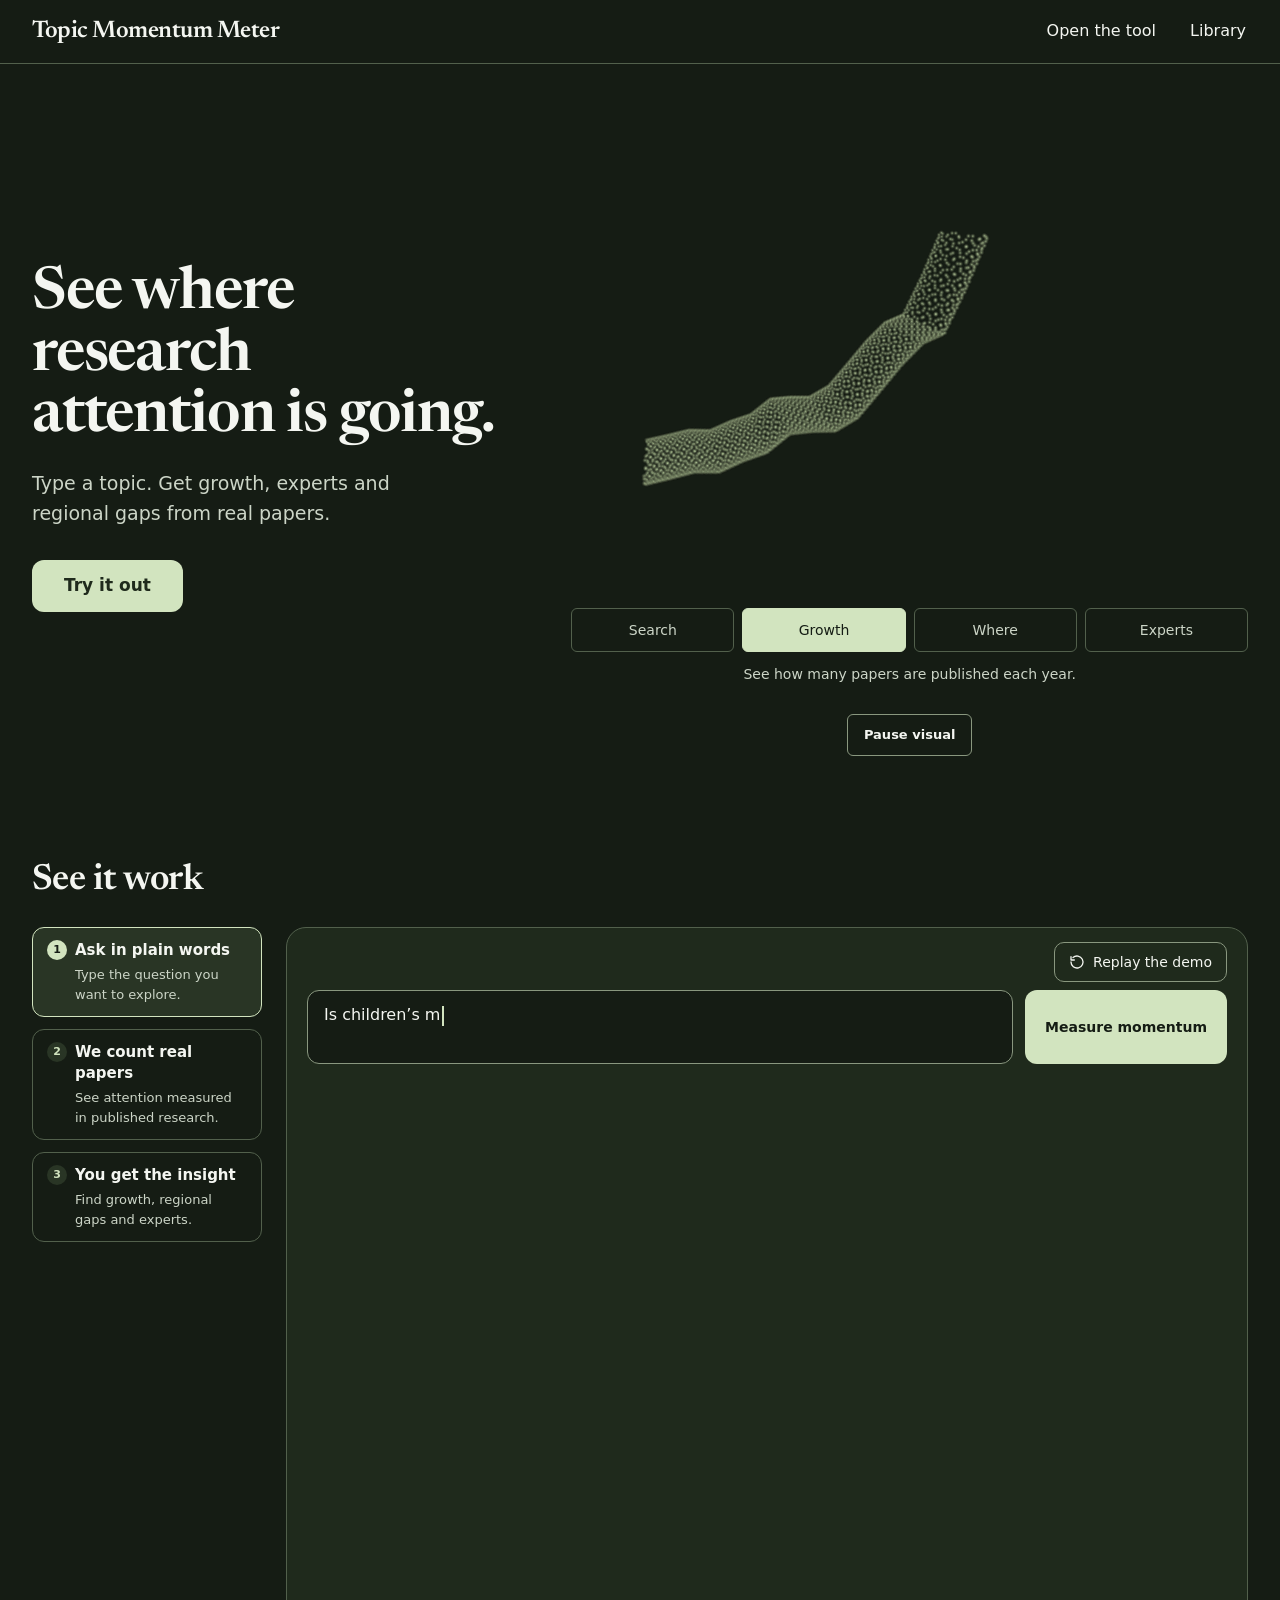
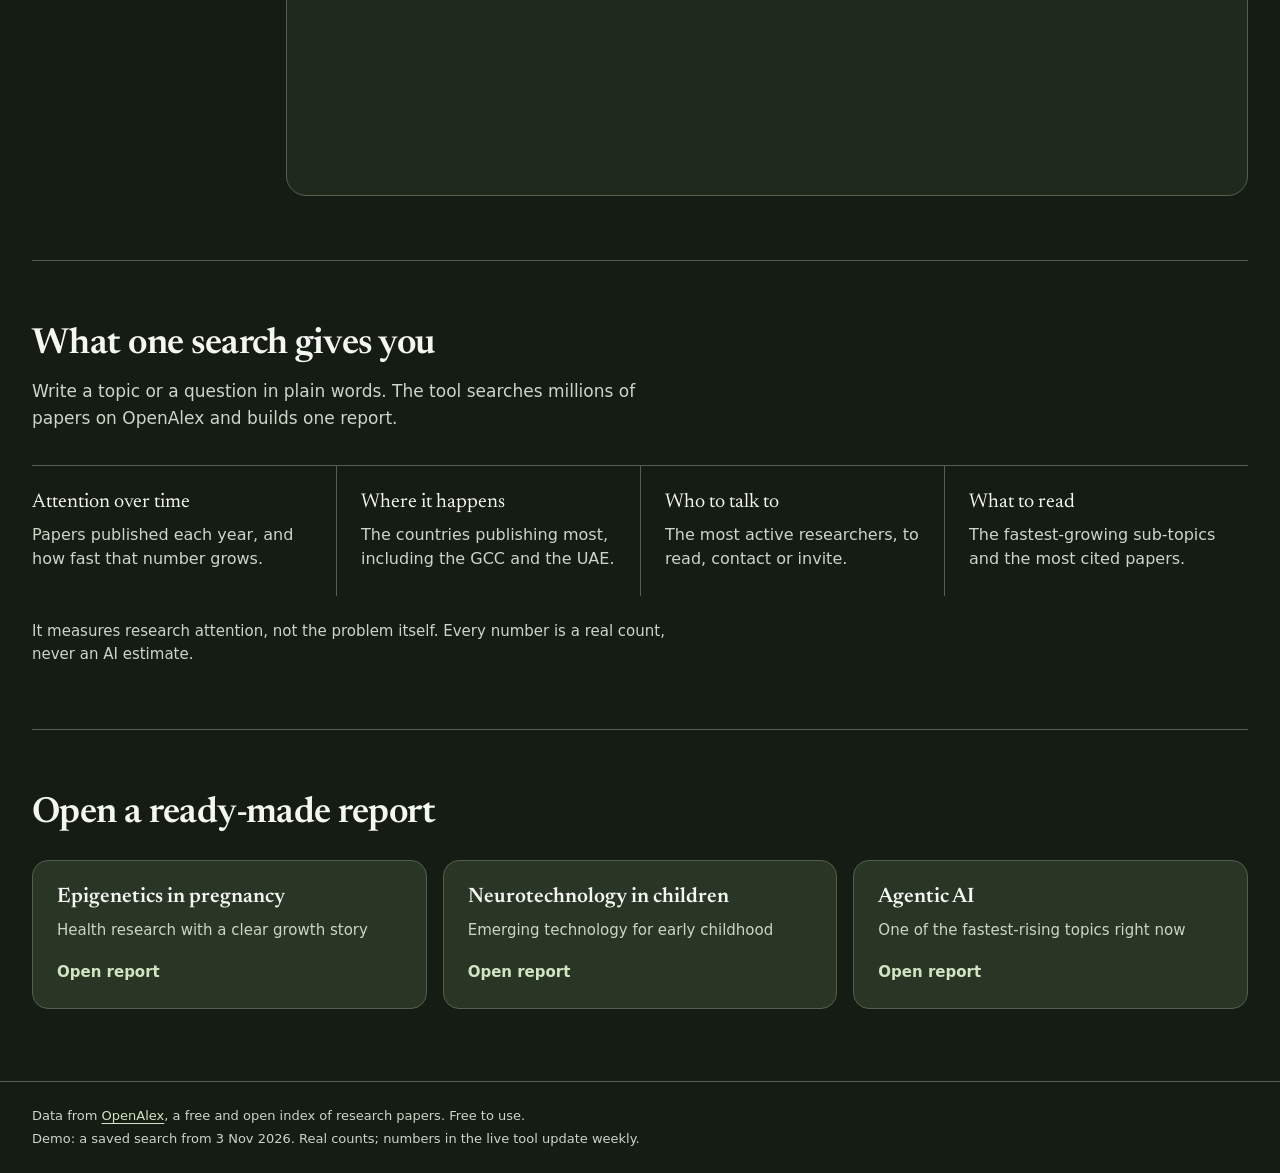
<file: site/index.html>
<!doctype html>
<html lang="en">
<head>
  <meta charset="utf-8">
  <meta name="viewport" content="width=device-width, initial-scale=1">
  <meta name="description" content="Type a research topic in plain words and see, from real papers, whether attention to it is growing, where it is studied and who the experts are.">
  <title>Topic Momentum Meter</title>
  <script>
    // Old links pointed reports and the Library at this page. Forward them to the tool before anything renders.
    (function () {
      var hash = location.hash || "";
      if (/^#(?:topic=|q=|library|search|sub=)/.test(hash)) location.replace("app.html" + location.search + hash);
    })();
  </script>
  <link rel="preconnect" href="https://fonts.googleapis.com">
  <link rel="preconnect" href="https://fonts.gstatic.com" crossorigin>
  <link href="https://fonts.googleapis.com/css2?family=Newsreader:opsz,wght@6..72,400;6..72,600&display=swap" rel="stylesheet">
  <link rel="stylesheet" href="styles.css">
  <link rel="stylesheet" href="landing.css">
  <script defer src="search-presets.js"></script>
  <script defer src="landing-example.js"></script>
  <script defer src="demo-report.js"></script>
  <script defer src="map-data.js"></script>
  <script defer src="landing.js"></script>
</head>
<body class="landing">
  <a class="skip-link" href="#main">Skip to content</a>
  <header class="topbar">
    <a class="brand" href="index.html">Topic Momentum Meter</a>
    <nav aria-label="Main navigation"><a href="app.html">Open the tool</a><a href="app.html#library">Library</a></nav>
  </header>
  <main id="main" tabindex="-1">
    <section class="landing-hero" aria-labelledby="landing-title">
      <div class="hero-copy">
        <h1 id="landing-title">See where research attention is going.</h1>
        <p class="landing-lede">Type a topic. Get growth, experts and regional gaps from real papers.</p>
        <div class="landing-actions">
          <a class="primary landing-cta" href="app.html#new">Try it out</a>
        </div>
      </div>

      <figure class="hero-visual" id="hero-visual" aria-label="Research taking shape: search, growth, countries and experts">
        <div class="particle-stage"><canvas id="research-particles" aria-hidden="true"></canvas></div>
        <div class="shape-controls" role="group" aria-label="Explore the research shapes">
          <button type="button" data-shape="search" aria-pressed="true" disabled>Search</button>
          <button type="button" data-shape="growth" aria-pressed="false" disabled>Growth</button>
          <button type="button" data-shape="where" aria-pressed="false" disabled>Where</button>
          <button type="button" data-shape="experts" aria-pressed="false" disabled>Experts</button>
        </div>
        <figcaption id="shape-caption">Type a topic or a question in plain words.</figcaption>
        <button type="button" id="particle-pause" hidden>Pause visual</button>
      </figure>
    </section>

    <section class="see-work" id="see-work" aria-labelledby="demo-heading">
      <h2 id="demo-heading">See it work</h2>
      <div class="demo-layout">
        <ol class="demo-steps" id="demo-steps" aria-hidden="true">
          <li data-step="1"><span>1</span><div><strong>Ask in plain words</strong><p>Type the question you want to explore.</p></div></li>
          <li data-step="2"><span>2</span><div><strong>We count real papers</strong><p>See attention measured in published research.</p></div></li>
          <li data-step="3"><span>3</span><div><strong>You get the insight</strong><p>Find growth, regional gaps and experts.</p></div></li>
        </ol>
      <div class="demo" id="demo-window" role="group" aria-label="A search playing by itself">
        <div class="demo-bar"><button type="button" class="demo-replay" id="demo-replay"><svg viewBox="0 0 24 24" width="16" height="16" fill="none" stroke="currentColor" stroke-width="2" stroke-linecap="round" stroke-linejoin="round" aria-hidden="true"><path d="M3 12a9 9 0 1 0 3-6.7"/><path d="M3 4v5h5"/></svg><span>Replay the demo</span></button></div>
        <div class="demo-search" aria-hidden="true">
          <div class="demo-input"><span class="demo-question"><span id="demo-typed"></span><i class="demo-caret"></i></span></div>
          <span class="demo-button">Measure momentum</span>
        </div>
        <div class="demo-chips" id="demo-chips" aria-hidden="true"></div>
        <div class="demo-loading" aria-hidden="true"><span></span><span></span><span></span></div>
        <div class="demo-report">
          <p class="demo-title" id="demo-title"></p>
          <div class="demo-kpis" id="demo-kpis"></div>
          <div class="demo-chart" id="demo-chart" aria-hidden="true"></div>
          <ol class="demo-insights" id="demo-insights"></ol>
        </div>
        <div class="demo-finale">
          <a class="primary" href="app.html#new">Now try your own question</a>
          <a class="demo-open" id="demo-open" href="app.html">Open this full report</a>
        </div>
        <noscript><p class="demo-noscript">The demo needs JavaScript. You can still <a href="app.html">open the tool</a>.</p></noscript>
        <p class="sr-only" id="demo-summary"></p>
      </div>

      </div>
    </section>

    <section class="explain" aria-labelledby="explain-heading">
      <h2 id="explain-heading">What one search gives you</h2>
      <p class="explain-intro">Write a topic or a question in plain words. The tool searches millions of papers on OpenAlex and builds one report.</p>
      <dl class="explain-grid">
        <div><dt>Attention over time</dt><dd>Papers published each year, and how fast that number grows.</dd></div>
        <div><dt>Where it happens</dt><dd>The countries publishing most, including the GCC and the UAE.</dd></div>
        <div><dt>Who to talk to</dt><dd>The most active researchers, to read, contact or invite.</dd></div>
        <div><dt>What to read</dt><dd>The fastest-growing sub-topics and the most cited papers.</dd></div>
      </dl>
      <p class="explain-note">It measures research attention, not the problem itself. Every number is a real count, never an AI estimate.</p>
    </section>

    <section class="landing-examples" aria-labelledby="examples-heading">
      <h2 id="examples-heading">Open a ready-made report</h2>
      <div class="example-grid" id="example-grid">
        <a class="example-card" href="app.html"><strong>Open the tool</strong><span>Search any topic</span></a>
      </div>
    </section>
  </main>
  <footer><p>Data from <a href="https://openalex.org" target="_blank" rel="noopener noreferrer">OpenAlex</a>, a free and open index of research papers. Free to use.</p><p id="demo-source"></p></footer>
</body>
</html>
</file>
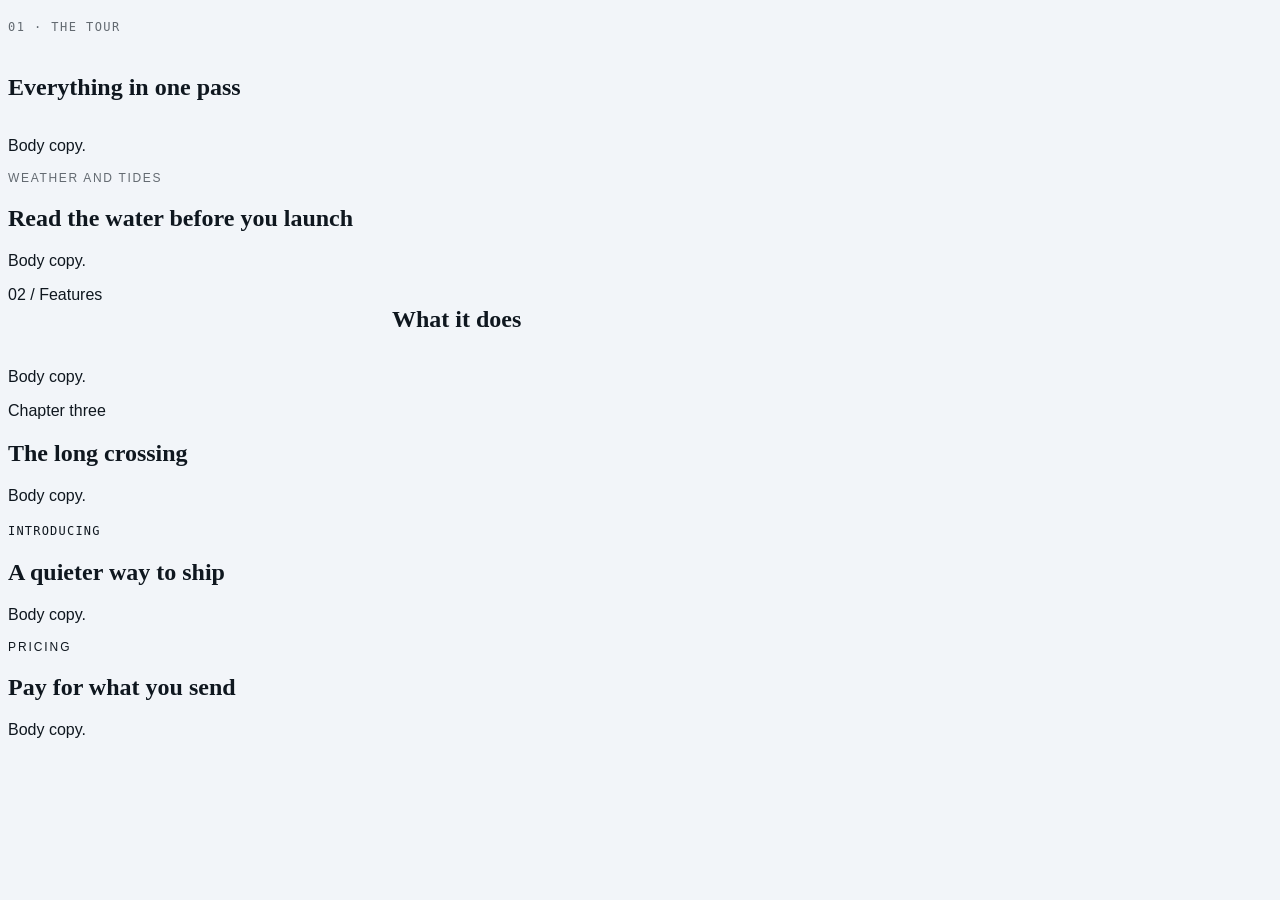
<file: .agents/skills/hallmark/scripts/fixtures/eyebrow-fail/index.html>
<!doctype html>
<!--
  Gate 54 fixture: MUST FAIL, six times.

  Every case here was invisible to the pre-1.3 detector, which keyed on
  `grid-template-columns` in the CSS and so only ever saw one geometry.
  Assertion (run from this directory):

    node ../../sloplint.mjs . --json | node -e "let s='';process.stdin.on('data',d=>s+=d).on('end',()=>console.log(JSON.parse(s).findings.filter(f=>f.gate==='54'&&f.grade==='FAIL').length))"
    # expected: 6

  Scoped to gate 54 on purpose: this file is deliberately slop in other ways too.
-->
<html lang="en">
<head>
<meta charset="utf-8">
<meta name="viewport" content="width=device-width, initial-scale=1">
<title>Gate 54 eyebrow fixture (must fail)</title>
<style>
/* Hallmark · macrostructure: fixture · tone: n/a · anchor hue: 250 · hero: Settled/H1 */
/* Hallmark · pre-emit critique: P3 H3 E3 S3 R3 V3 · weakest: all - this is a fixture */
:root {
  --color-paper: oklch(97% 0.006 250); --color-ink: oklch(20% 0.02 250);
  --color-muted: oklch(52% 0.015 250);
  --font-display: "Fraunces", serif; --font-body: "Public Sans", sans-serif;
  --font-label: "Geist Mono", monospace;
  --text-xs: 0.75rem; --tracking-label: 0.12em;
}
html, body { overflow-x: clip; }
body { background: var(--color-paper); color: var(--color-ink); font-family: var(--font-body); }
h1, h2, h3 { font-family: var(--font-display); }

/* 1: flex column. No grid anywhere; the old check could not see this. */
.a__head { display: flex; flex-direction: column; gap: 0.5rem; }
.a__eyebrow { font-family: var(--font-label); text-transform: uppercase;
  letter-spacing: var(--tracking-label); font-size: var(--text-xs); color: var(--color-muted); }

/* 2: plain block stack, and a class name outside the label vocabulary.
       Caught by resolved CSS alone: uppercase + tracking + small size. */
.b__strand { text-transform: uppercase; letter-spacing: 0.14em; font-size: 0.75rem;
  color: var(--color-muted); }

/* 3: the classic side-by-side grid. Regression guard for the old behaviour. */
.c__head { display: grid; grid-template-columns: minmax(0, 0.4fr) minmax(0, 1fr); gap: 2rem; }

/* 4: multi-column head declared ONLY inside a max-width block. The old check
       skipped every max-width rule, so this shape was a free pass. */
@media (max-width: 48rem) {
  .d__head { display: grid; grid-template-columns: 1fr 2fr; }
}

/* 5: class-less heading. The old check required a semantic match on the head
       wrapper's own classes to even look. */
.e__mark { font-family: var(--font-label); text-transform: uppercase;
  letter-spacing: 0.1em; font-size: 0.75rem; }

/* 6: "overline" was not in the old vocabulary at all. */
.overline { font-size: 0.75rem; letter-spacing: 0.16em; text-transform: uppercase; }
</style>
</head>
<body>

<!-- 1 · flex column stack -->
<section>
  <div class="a__head">
    <p class="a__eyebrow">01 · The tour</p>
    <h2>Everything in one pass</h2>
  </div>
  <p>Body copy.</p>
</section>

<!-- 2 · plain block stack, non-vocabulary class, CSS signals only -->
<section>
  <div>
    <p class="b__strand">Weather and tides</p>
    <h2>Read the water before you launch</h2>
  </div>
  <p>Body copy.</p>
</section>

<!-- 3 · side-by-side grid (the only shape the old gate caught) -->
<section>
  <div class="c__head">
    <span class="eyebrow">02 / Features</span>
    <h2>What it does</h2>
  </div>
  <p>Body copy.</p>
</section>

<!-- 4 · two-column head hidden inside a max-width query -->
<section>
  <div class="d__head">
    <span class="kicker">Chapter three</span>
    <h2>The long crossing</h2>
  </div>
  <p>Body copy.</p>
</section>

<!-- 5 · class-less heading under a labelled span -->
<section>
  <div>
    <span class="e__mark">Introducing</span>
    <h2>A quieter way to ship</h2>
  </div>
  <p>Body copy.</p>
</section>

<!-- 6 · the word the old vocabulary never knew -->
<section>
  <div>
    <p class="overline">Pricing</p>
    <h2>Pay for what you send</h2>
  </div>
  <p>Body copy.</p>
</section>

</body>
</html>
</file>
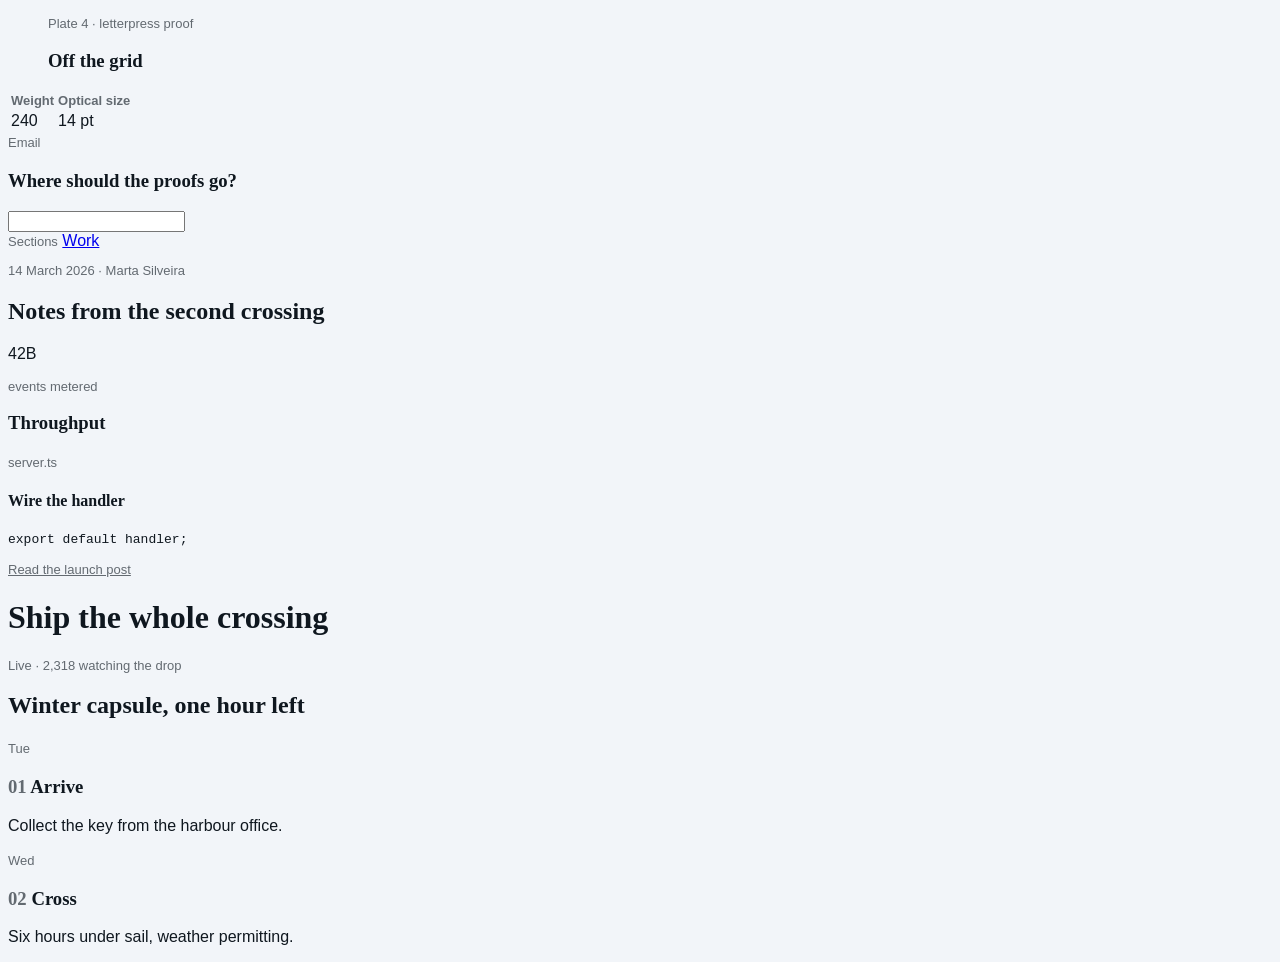
<file: .agents/skills/hallmark/scripts/fixtures/eyebrow-pass/index.html>
<!doctype html>
<!--
  Gate 54 fixture: MUST NOT FAIL.

  Ten shapes that look like an eyebrow to a naive detector and are not one.
  Each carries a fact, a destination, or an identifier the reader would
  otherwise lack: the exceptions gate 54 lists in references/gates.md.

  Assertion (run from this directory):

    node ../../sloplint.mjs . --json | node -e "let s='';process.stdin.on('data',d=>s+=d).on('end',()=>console.log(JSON.parse(s).findings.filter(f=>f.gate==='54').length))"
    # expected: 0

  Scoped to gate 54: this file makes no claim to be clean on the other gates.
-->
<html lang="en">
<head>
<meta charset="utf-8">
<meta name="viewport" content="width=device-width, initial-scale=1">
<title>Gate 54 carve-out fixture (must pass)</title>
<meta name="description" content="Fragments that sit near a heading without announcing it; gate 54 must stay quiet on every one.">
<style>
/* Hallmark · shape: fixture · genre: editorial · theme: fixture (by request)
 * hero: Settled · nav: none · footer: none · enrichment: none · signature: none, this is a gate 54 fixture
 * axes: light/roman-serif/cool · posture: restrained · contrast: pass · fold: n/a · v2.0.0 */
/* Hallmark · pre-emit critique: P3 H3 E3 S3 R3 V3 · weakest: all, this is a fixture */
/* Hallmark · answered F21 · unrelated fragments in one file, not a single document outline */
:root {
  --color-paper: oklch(97% 0.006 250); --color-ink: oklch(20% 0.02 250);
  --color-muted: oklch(52% 0.015 250); --color-accent: oklch(52% 0.14 250); --color-accent-ink: oklch(98% 0.005 250);
  --font-display: "Fraunces", serif; --font-body: "Public Sans", sans-serif;
  --font-label: var(--font-body);
  --text-xs: 0.8125rem;
}
html, body { overflow-x: clip; }
html { scrollbar-color: var(--color-muted) var(--color-paper); }
body { background: var(--color-paper); color: var(--color-ink); font-family: var(--font-body); caret-color: var(--color-accent); }
::selection { background: color-mix(in oklab, var(--color-accent) 22%, transparent); color: var(--color-ink); }
:focus-visible { outline: 2px solid var(--color-accent); outline-offset: 2px; }
a:active, button:active { transform: translateY(1px); }
button:disabled { opacity: 0.55; cursor: not-allowed; }
h1, h2, h3, h4 { font-family: var(--font-display); text-wrap: balance; }
.label { font-family: var(--font-label); font-size: var(--text-xs); color: var(--color-muted); }
.steps { list-style: none; counter-reset: step; padding: 0; }
.steps li { counter-increment: step; }
.steps li h3::before { content: counter(step, decimal-leading-zero) "  "; color: var(--color-muted); }
</style>
</head>
<body>

<!-- 1 · figcaption. Identifier, and it names something that is present. -->
<figure>
  <figcaption class="label">Plate 4 · letterpress proof</figcaption>
  <h3>Off the grid</h3>
</figure>

<!-- 2 · table column header. Identifier. -->
<table>
  <thead><tr><th class="label">Weight</th><th class="label">Optical size</th></tr></thead>
  <tbody><tr><td>240</td><td>14 pt</td></tr></tbody>
</table>

<!-- 3 · form field label. Identifier, bound to its control. -->
<form>
  <div>
    <label class="label" for="email">Email</label>
    <h3>Where should the proofs go?</h3>
    <input id="email" type="email">
  </div>
</form>

<!-- 4 · nav label. Destination. -->
<nav>
  <div>
    <span class="label">Sections</span>
    <h2 hidden>Navigation</h2>
    <a href="/work">Work</a>
  </div>
</nav>

<!-- 5 · dateline. Fact: the date appears nowhere else. -->
<article>
  <p class="label"><time datetime="2026-03-14">14 March 2026</time> · Marta Silveira</p>
  <h2>Notes from the second crossing</h2>
</article>

<!-- 6 · unit label AFTER the figure it labels. Order is the discriminator. -->
<section>
  <div>
    <p class="stat__num">42B</p>
    <p class="label">events metered</p>
  </div>
  <h3>Throughput</h3>
</section>

<!-- 7 · code filename tab. Identifier: a real path. -->
<section>
  <div>
    <span class="label">server.ts</span>
    <h4>Wire the handler</h4>
  </div>
  <pre><code>export default handler;</code></pre>
</section>

<!-- 8 · linked announcement chip. Destination, and it goes somewhere real. -->
<header>
  <div>
    <a class="label" href="/changelog/v2">Read the launch post</a>
    <h1>Ship the whole crossing</h1>
  </div>
</header>

<!-- 9 · live telemetry above a headline. Fact, and the digits prove it. -->
<section>
  <div>
    <p class="label">Live · 2,318 watching the drop</p>
    <h1>Winter capsule, one hour left</h1>
  </div>
</section>

<!-- 10 · a real <ol>. The numbers come from counter(), not from typed labels;
         a genuine per-step identifier rides along without becoming a kicker. -->
<ol class="steps">
  <li>
    <span class="label">Tue</span>
    <h3>Arrive</h3>
    <p>Collect the key from the harbour office.</p>
  </li>
  <li>
    <span class="label">Wed</span>
    <h3>Cross</h3>
    <p>Six hours under sail, weather permitting.</p>
  </li>
</ol>

</body>
</html>
</file>
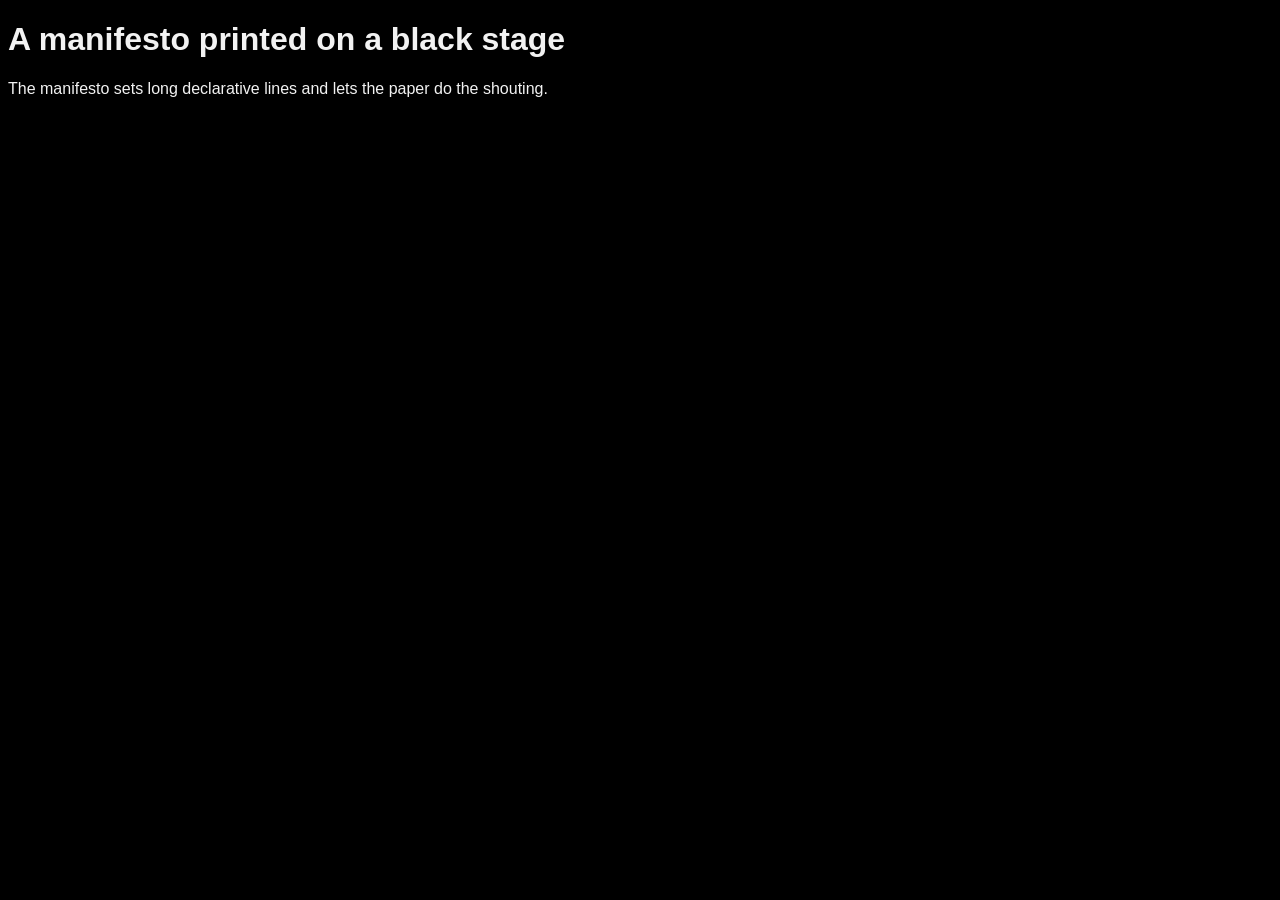
<file: .agents/skills/hallmark/scripts/fixtures/waiver/index.html>
<!doctype html>
<!--
  Waiver fixture. Five waivers are claimed on a deliberately expressive page:
  four are honoured, one is refused because it names a Floor gate, and the build
  ships. There is no cap, so the page is not blocked for being expressive; what
  it gets instead is a NOTE saying four waivers is a house style, not exceptions.

  Assertion (run from this directory):

    node ../../sloplint.mjs . --json | node -e "let s='';process.stdin.on('data',d=>s+=d).on('end',()=>{const j=JSON.parse(s);console.log(JSON.stringify(j.summary))})"
    # expected: fails 0, reflex 0, waived 5, rejected 2, answered 1, notes 1
    # (waived counts findings, not gates: gate 1 fires on both the token and the
    #  h1 rule, and gate 7 on both the token and the body background)

  Case by case:
    waive 40  -> refused, Floor is never waivable, and gate 40 still binds
    waive 7b  -> honoured; the guard (surface: absolute in the stamp) holds
    waive 22  -> honoured
    waive 25  -> honoured (no finding to downgrade on this page)
    waive 1   -> honoured, and trips the >3 house-style NOTE
    answered F3  -> honoured; the Finish finding reports ANSWERED instead of WARN
    answered 40  -> refused; 40 is Floor, and Floor findings are fixed, not answered
-->
<html lang="en">
<head>
<meta charset="utf-8">
<meta name="viewport" content="width=device-width, initial-scale=1">
<title>Waiver fixture</title>
<style>
/* Hallmark · macrostructure: Manifesto · tone: austere · anchor hue: 250 · surface: absolute · nav: N9 · footer: Ft2 · hero: Poster/H1 */
/* Hallmark · pre-emit critique: P5 H4 E5 S4 R5 V4 · weakest: E - fixture, not a real build */
/* Hallmark · waive 40 · contrast measured on the stage · the manifesto is printed white on black */
/* Hallmark · waive 7b · surface: absolute declared, 40-41 pass · the manifesto stage is printed on black paper */
/* Hallmark · waive 22 · neutrals achromatic throughout · the manifesto rules are pure grey by intent */
/* Hallmark · waive 25 · measure runs to 96ch · the manifesto sets long declarative lines */
/* Hallmark · waive 1 · two families declared · the manifesto pairs a display serif with a grotesque */
/* Hallmark · answered F3 · the manifesto head is one word and cannot wrap, so balance has nothing to balance */
/* Hallmark · answered 40 · contrast is fine here honestly */
:root {
  --color-paper: #000;
  --color-ink: oklch(96% 0 250);
  --font-display: Inter, sans-serif;
  --font-body: "Public Sans", sans-serif;
}
html, body { overflow-x: clip; }
body { background: var(--color-paper); color: var(--color-ink); font-family: var(--font-body); }
h1 { font-family: var(--font-display); }
</style>
</head>
<body>
  <h1>A manifesto printed on a black stage</h1>
  <p>The manifesto sets long declarative lines and lets the paper do the shouting.</p>
</body>
</html>
</file>
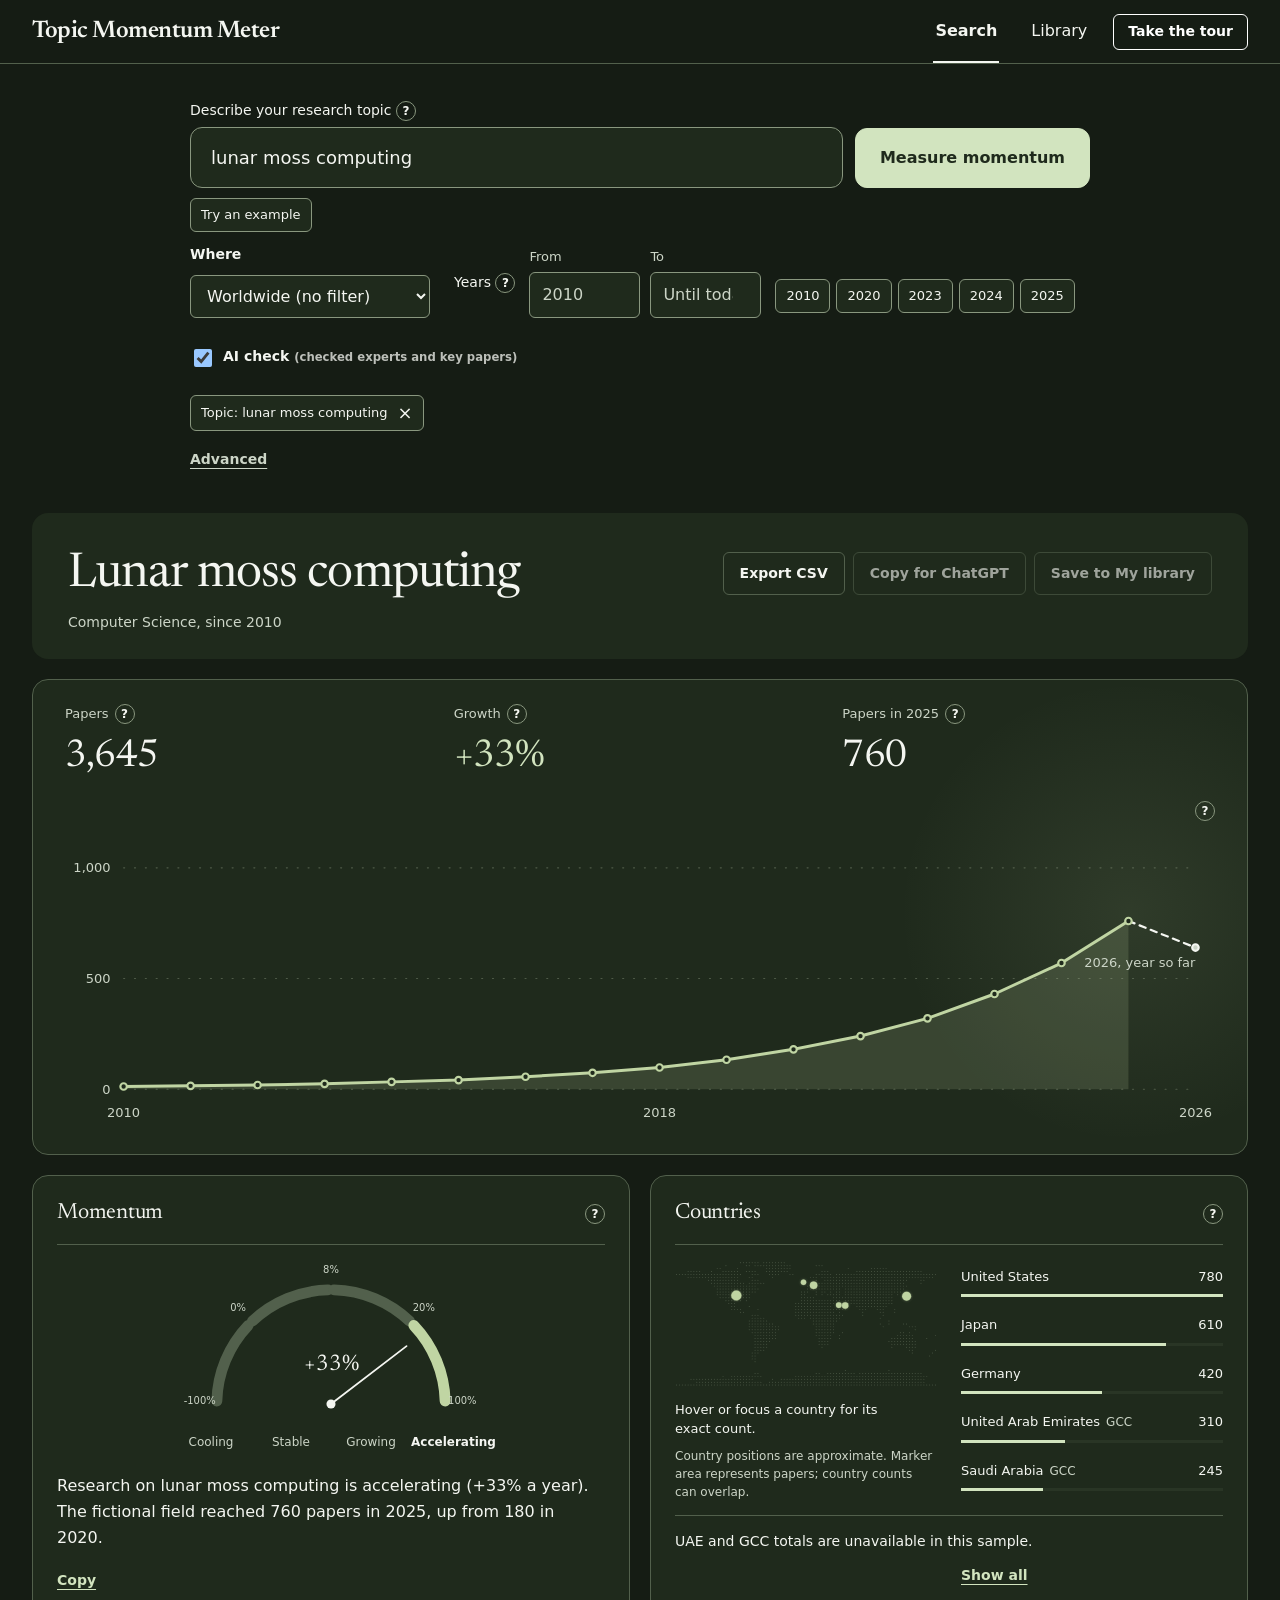
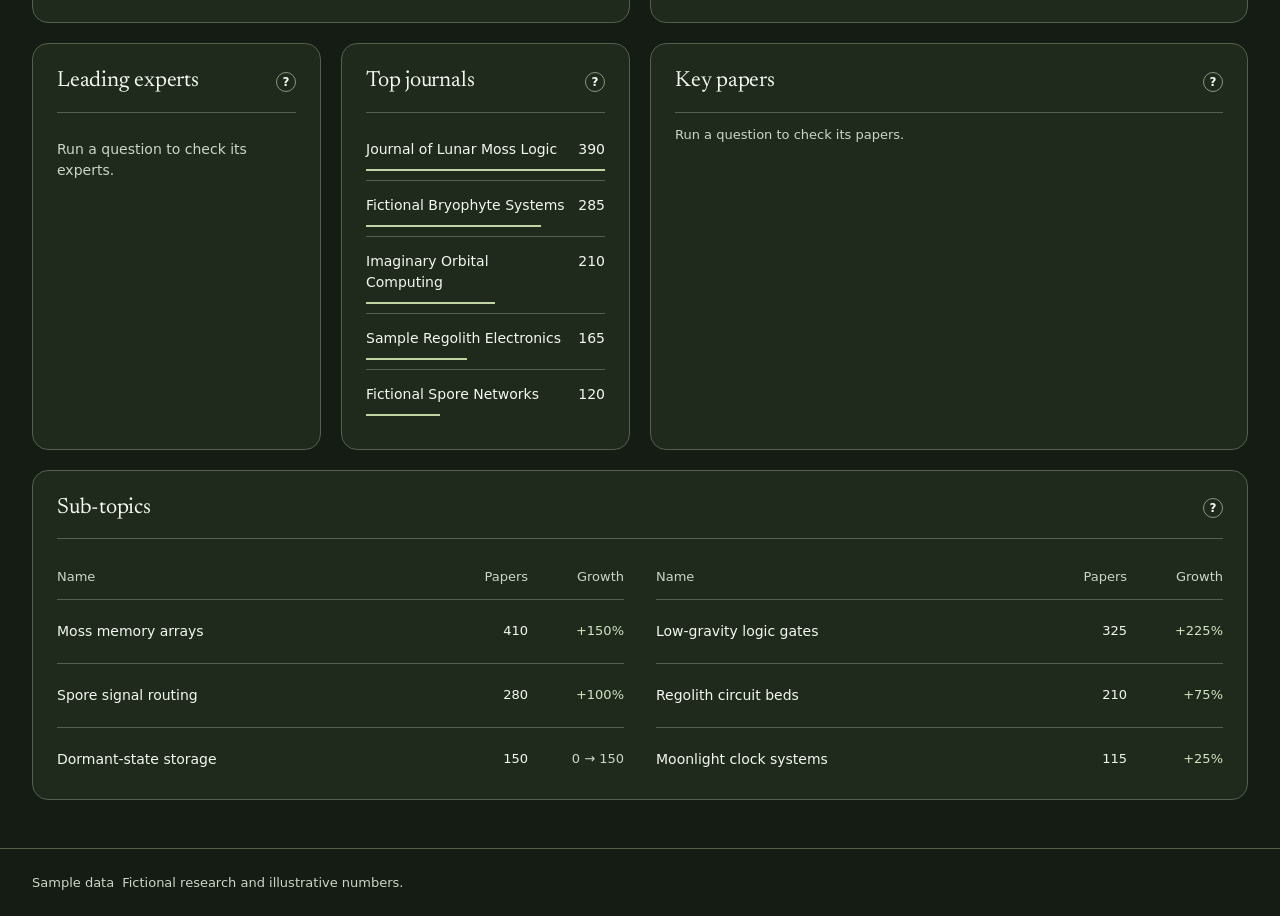
<file: site/app.html>
<!doctype html>
<html lang="en">
<head>
  <meta charset="utf-8">
  <meta name="viewport" content="width=device-width, initial-scale=1">
  <meta name="description" content="Explore research trends with Topic Momentum Meter.">
  <title>Topic Momentum Meter</title>
  <link rel="preconnect" href="https://fonts.googleapis.com">
  <link rel="preconnect" href="https://fonts.gstatic.com" crossorigin>
  <link href="https://fonts.googleapis.com/css2?family=Newsreader:opsz,wght@6..72,400;6..72,600&display=swap" rel="stylesheet">
  <link rel="stylesheet" href="styles.css">
  <script defer src="config.js"></script>
  <script defer src="sample-topic.js"></script>
  <script defer src="map-data.js"></script>
  <script defer src="search-presets.js"></script>
  <script defer src="places.js"></script>
  <script defer src="vocabulary.js"></script>
  <script defer src="spell.js"></script>
  <script defer src="query-parser.js"></script>
  <script defer src="map-feedback.js"></script>
  <script defer src="chatgpt-prompt.js"></script>
  <script defer src="app.js"></script>
  <script defer src="tour.js"></script>
</head>
<body>
  <a class="skip-link" href="#main">Skip to content</a>
  <header class="topbar">
    <a class="brand" href="./">Topic Momentum Meter</a>
    <nav aria-label="Main navigation"><a href="#search" id="search-nav">Search</a><a href="#library" id="library-nav">Library</a></nav><button type="button" class="tour-start" id="start-tour">Take the tour</button>
  </header>
  <main id="main" tabindex="-1">
    <section id="topic-page" aria-labelledby="topic-name">
      <form novalidate id="search-form" class="search-panel">
        <div class="search-fields"><label for="topic-input">Describe your research topic <span class="help"><button type="button" class="help-trigger" data-help="search-help" aria-label="About Topic Momentum Meter" aria-controls="search-help" aria-describedby="search-help" aria-expanded="false">?</button><span id="search-help" class="tooltip" role="tooltip" hidden>Write what you're looking for in plain words, like a question to a colleague. For example: "epigenetics in pregnant women since 2020" or "inheritance law for children in the GCC". We pick out the topic, who it's about (children, pregnancy, women, teenagers, students, older adults), places (GCC, Middle East or a country) and years ("since 2020", "last 5 years"). The chips under the box show what we understood: remove a wrong one with ×. Put an exact phrase in "quotes". Places and people match words in titles and abstracts, not where authors work.</span></span><input id="topic-input" name="topic" required autocomplete="off" placeholder="epigenetics in children since 2020" aria-describedby="query-note"></label><button class="primary" type="submit">Measure momentum</button></div>
        <div class="examples" id="examples"><button type="button" class="chip" id="try-example" data-try-example>Try an example</button></div>
        <div class="scope-row" id="scope-row" role="group" aria-label="Where and when">
          <label class="scope-place" for="place-select"><span>Where</span><select id="place-select" name="place"><option value="worldwide">Worldwide (no filter)</option></select></label>
          <div class="scope-years"><span class="scope-years-title">Years <span class="help"><button type="button" class="help-trigger" data-help="range-help" aria-label="About the year range" aria-controls="range-help" aria-describedby="range-help" aria-expanded="false">?</button><span id="range-help" class="tooltip" role="tooltip" hidden>Leave empty to include papers up to today.</span></span></span><div class="option-body range-controls"><div class="range-fields"><label for="from-input">From<input id="from-input" name="from" type="number" min="2000" step="1" value="2010" required></label><label for="to-input">To<input id="to-input" name="to" type="number" min="2000" step="1" placeholder="Until today"></label></div><div class="range-presets" aria-label="Quick-fill From year"><button type="button" class="chip" data-range-preset="2010">2010</button><button type="button" class="chip" data-range-preset="2020">2020</button><button type="button" class="chip" data-range-preset="2023">2023</button><button type="button" class="chip" data-range-preset="2024">2024</button><button type="button" class="chip" data-range-preset="2025">2025</button></div></div></div>
          <label class="scope-ai" for="ai-toggle"><input type="checkbox" id="ai-toggle" checked><span>AI check <small>(checked experts and key papers)</small></span></label>
        </div>
        <div id="understood-chips" class="understood-chips" role="group" aria-label="Current search details"></div>
        <div id="search-clarification" class="search-clarification" role="group" aria-labelledby="clarification-question" hidden></div>
        <p id="query-note" class="query-note" role="status" hidden></p>
        <div id="search-progress" class="search-progress" role="progressbar" aria-label="Search progress (estimate)" aria-valuemin="0" aria-valuemax="100" aria-valuenow="0" hidden><div class="search-progress-track"><div class="search-progress-fill"></div></div><p class="search-progress-label"></p></div>
        <details id="search-options" class="search-options">
          <summary>Advanced</summary>
          <div class="options-grid">
            <div class="option-row"><div class="option-label"><label for="synonyms-input">Synonyms</label><span class="help"><button type="button" class="help-trigger" data-help="synonyms-help" aria-label="About synonyms" aria-controls="synonyms-help" aria-describedby="synonyms-help" aria-expanded="false">?</button><span id="synonyms-help" class="tooltip" role="tooltip" hidden>Other words for the same topic. Papers that use any of them are counted too.</span></span></div><div class="option-body"><input id="synonyms-input" name="synonyms" autocomplete="off" placeholder="Other words for the same topic, separated by commas"><div id="synonym-chips" class="chips" aria-label="Current synonyms"></div><div class="suggestions" id="suggestions"><span>Suggested</span><div id="suggested-synonyms" class="chips"></div></div></div></div>
            <div class="option-row"><div class="option-label"><span>Must also include</span><span class="help"><button type="button" class="help-trigger" data-help="include-note" aria-label="About additional terms" aria-controls="include-note" aria-describedby="include-note" aria-expanded="false">?</button><span id="include-note" class="tooltip" role="tooltip" hidden>Each group must match. Within a group, any term can match. For example, inheritance + GCC + children. Terms can appear anywhere in the title or abstract; multi-word terms stay together as phrases. Separate alternatives with commas. These presets match words in titles and abstracts, not where the authors work.</span></span></div><div class="option-body include-controls"><div id="include-group-1" class="include-group"><span class="group-joiner" aria-hidden="true">Any of</span><div class="group-field"><input id="include-input" name="include" aria-label="Include group 1" aria-describedby="include-note include-error" autocomplete="off" placeholder="Words, separated by commas"><span id="include-preset-1" class="group-preset" hidden><strong id="include-preset-name-1"></strong><span id="include-preset-count-1" class="group-preset-count"></span><button type="button" id="edit-include-1" class="text-button group-edit">Edit</button></span></div><button id="remove-include-1" class="remove-include" type="button" aria-label="Remove include group 1" title="Remove group">×</button></div><div id="include-group-2" class="include-group" hidden><span class="group-joiner" aria-hidden="true">and any of</span><div class="group-field"><input id="include-input-2" name="include2" aria-label="Include group 2" aria-describedby="include-note include-error" autocomplete="off" placeholder="Words, separated by commas" disabled><span id="include-preset-2" class="group-preset" hidden><strong id="include-preset-name-2"></strong><span id="include-preset-count-2" class="group-preset-count"></span><button type="button" id="edit-include-2" class="text-button group-edit">Edit</button></span></div><button id="remove-include-2" class="remove-include" type="button" aria-label="Remove include group 2" title="Remove group">×</button></div><div id="include-group-3" class="include-group" hidden><span class="group-joiner" aria-hidden="true">and any of</span><div class="group-field"><input id="include-input-3" name="include3" aria-label="Include group 3" aria-describedby="include-note include-error" autocomplete="off" placeholder="Words, separated by commas" disabled><span id="include-preset-3" class="group-preset" hidden><strong id="include-preset-name-3"></strong><span id="include-preset-count-3" class="group-preset-count"></span><button type="button" id="edit-include-3" class="text-button group-edit">Edit</button></span></div><button id="remove-include-3" class="remove-include" type="button" aria-label="Remove include group 3" title="Remove group">×</button></div><div class="include-actions"><span class="include-actions-label">Quick add</span><button class="chip" id="children-preset" type="button">Children 0–9</button><button class="chip" id="middle-east-preset" type="button">Middle East</button><button class="chip" id="gcc-preset" type="button">GCC</button><button id="add-include-group" class="chip add-group" type="button">+ Add another group</button></div><p id="include-limit" class="include-message" hidden>You can use up to three include groups. Remove a group to add another.</p><p id="include-error" class="include-message" role="status" hidden></p></div></div>
          </div>
        </details>
      </form>
      <div id="report-stage" class="t-skel is-revealed">
        <div class="t-skel-skeleton report-skeleton" aria-hidden="true">
          <div class="loading-work"><p>This search includes</p><ol id="loading-steps"><li>Counting papers per year</li><li>Finding leading experts</li><li>Mapping countries</li><li>Ranking sub-topics</li></ol><p class="loading-note">The report opens as soon as the data arrives.</p></div>
        </div>
        <div class="t-skel-content">
          <p id="no-results" class="empty-state" role="status" hidden>No papers found for this search. Try a broader topic or remove a detail.</p>
          <section id="refine-bar" class="refine-bar" aria-label="Narrow down this report" hidden><form id="narrow-form" novalidate><div class="narrow-fields"><label for="narrow-input">Narrow down<input id="narrow-input" autocomplete="off" placeholder="Add a focus, people, place or years" aria-describedby="narrow-help narrow-note"></label><button id="narrow-apply" type="submit">Apply</button></div><p id="narrow-help" class="sr-only">Add words that must also match. Separate alternatives with commas or “and”. Check the chips before applying.</p><div id="narrow-understood" class="understood-chips" role="group" aria-label="Details to add"></div><p id="narrow-note" class="query-note" role="status" hidden></p></form><div id="refine-chips" class="refine-chips" role="group" aria-label="Suggested refinements"></div></section>
          <div class="report-heading"><div><a id="back-parent" hidden></a><h1 id="topic-name"></h1><p id="topic-meta"></p><p id="evidence-notice" class="evidence-notice" role="status" hidden></p><div id="evidence-status" class="evidence-notice" role="status" hidden></div><p id="understanding-line" class="understanding-line" title="The model reviewed titles, not full papers. Authored geography means at least one author’s listed country matches." hidden></p></div><div class="report-actions"><button id="export-csv" type="button">Export CSV</button><button id="copy-chatgpt" type="button">Copy for ChatGPT</button><button id="save-report" type="button">Save to My library</button></div></div>
          <div id="report-content" class="dashboard">
            <div class="tile hero-tile" id="hero-tile"><section class="panel chart-panel" aria-label="Research activity"><div id="kpis" class="kpi-grid"></div><div class="chart-help"><span class="help"><button type="button" class="help-trigger" data-help="chart-help" aria-label="About the chart" aria-controls="chart-help" aria-describedby="chart-help" aria-expanded="false">?</button><span id="chart-help" class="tooltip" role="tooltip" hidden>Papers published each year. The current year isn’t over, so its line is dashed.</span></span></div><div id="year-chart"></div></section></div>
            <section class="panel tile momentum-panel" aria-labelledby="momentum-heading"><div class="panel-heading"><h2 id="momentum-heading">Momentum</h2><span class="help"><button class="help-trigger" type="button" data-help="momentum-help" aria-label="About momentum" aria-controls="momentum-help" aria-describedby="momentum-help" aria-expanded="false">?</button><span id="momentum-help" class="tooltip" role="tooltip" hidden>Accelerating means 20% or more a year. Growing is 8 to 20%, Stable is 0 to 8%, Cooling means fewer papers each year.</span></span></div><div id="momentum-gauge" class="momentum-gauge"></div><div id="momentum-segments" class="momentum-segments" aria-label="Momentum scale"></div><p id="momentum-unavailable" hidden>Not enough data</p><p id="headline"></p><button id="copy-headline" class="text-button" type="button">Copy</button></section>
            <section class="panel tile countries-tile" aria-labelledby="countries-heading"><div class="panel-heading"><h2 id="countries-heading">Countries</h2><span class="help"><button type="button" class="help-trigger" data-help="countries-note" aria-label="About country counts" aria-controls="countries-note" aria-describedby="countries-note" aria-expanded="false">?</button><span id="countries-note" class="tooltip" role="tooltip" hidden></span></span></div><div id="country-map" class="country-map"></div><p class="map-caption">Country positions are approximate. Marker area represents papers; country counts can overlap.</p><div id="countries"></div><p id="regional-counts"></p><button id="countries-toggle" class="text-button" type="button" aria-expanded="false" aria-controls="countries" hidden>Show all</button></section>
            <section class="panel tile experts-tile" aria-labelledby="experts-heading"><div class="panel-heading"><h2 id="experts-heading">Leading experts</h2><span class="help"><button type="button" class="help-trigger" data-help="experts-note" aria-label="About expert counts" aria-controls="experts-note" aria-describedby="experts-note" aria-expanded="false">?</button><span id="experts-note" class="tooltip" role="tooltip" hidden></span></span></div><p id="experts-check-note" class="source-note" hidden></p><p id="experts-source-note" class="source-note" hidden></p><ol id="experts" class="rank-list"></ol><button id="experts-toggle" class="text-button" type="button" aria-expanded="false" aria-controls="experts" hidden>Show all</button></section>
            <section class="panel tile journals-tile" aria-labelledby="journals-heading"><div class="panel-heading"><h2 id="journals-heading">Top journals</h2><span class="help"><button type="button" class="help-trigger" data-help="journals-note" aria-label="About journal counts" aria-controls="journals-note" aria-describedby="journals-note" aria-expanded="false">?</button><span id="journals-note" class="tooltip" role="tooltip" hidden></span></span></div><p id="journals-source-note" class="source-note" hidden></p><ol id="journals" class="rank-list"></ol><button id="journals-toggle" class="text-button" type="button" aria-expanded="false" aria-controls="journals" hidden>Show all</button></section>
            <section class="panel tile papers-tile" aria-labelledby="papers-heading"><div class="panel-heading"><h2 id="papers-heading">Most cited papers</h2><span class="help"><button type="button" class="help-trigger" data-help="papers-period" aria-label="About cited papers" aria-controls="papers-period" aria-describedby="papers-period" aria-expanded="false">?</button><span id="papers-period" class="tooltip" role="tooltip" hidden></span></span></div><p id="papers-source-note" class="source-note" hidden></p><div id="papers" class="paper-list"></div><button id="papers-toggle" class="text-button" type="button" aria-expanded="false" aria-controls="papers" hidden>Show all</button></section>
            <section id="topics-section" class="panel tile topics-panel" aria-labelledby="subtopics-heading"><div class="panel-heading"><h2 id="subtopics-heading">Sub-topics</h2><span class="help"><button type="button" class="help-trigger" data-help="subtopics-note" aria-label="About sub-topic comparisons" aria-controls="subtopics-note" aria-describedby="subtopics-note" aria-expanded="false">?</button><span id="subtopics-note" class="tooltip" role="tooltip" hidden></span></span></div><div class="topic-column-heads"><div class="topic-columns" aria-hidden="true"><span>Name</span><span>Papers</span><span id="subtopics-metric">Growth</span></div><div class="topic-columns" aria-hidden="true"><span>Name</span><span>Papers</span><span>Growth</span></div></div><div id="subtopics-panel"><div id="subtopics" class="topics-grid"></div></div></section>
          </div>
        </div>
      </div>
    </section>
    <section id="library-page" aria-labelledby="library-heading" hidden>
      <h1 id="library-heading" class="sr-only">Library</h1>
      <div class="library-tabs t-tabs" role="tablist" aria-label="Library"><span class="t-tabs-pill" aria-hidden="true"></span><button id="my-library-tab" type="button" role="tab" aria-selected="true" aria-controls="library-results">My library</button><button id="all-topics-tab" type="button" role="tab" aria-selected="false" aria-controls="library-results">All topics</button></div>
      <div id="library-results" class="library-layout" role="tabpanel" aria-labelledby="my-library-tab"><aside class="panel field-panel"><h2>Research fields</h2><div id="fields"></div></aside><div class="library-main"><div class="library-tools"><label for="library-search">Search the library <span class="help"><button type="button" class="help-trigger" data-help="library-help" aria-label="About the Library" aria-controls="library-help" aria-describedby="library-help" aria-expanded="false">?</button><span id="library-help" class="tooltip" role="tooltip" hidden>Find a saved topic by name or synonym.</span></span><input id="library-search" type="search" placeholder="Find a topic or synonym"></label><label for="library-sort">Sort by<select id="library-sort"><option value="momentum">Momentum</option><option value="name">Name</option><option value="updated">Last updated</option></select></label></div><p id="library-error" role="status" hidden></p><button id="library-retry" type="button" hidden>Try loading the Library again</button><p id="library-count" role="status"></p><div id="library-table" class="library-table"><div class="library-columns" aria-hidden="true"><span>Name</span><span>Trend</span><span>Growth</span><span></span></div><div id="library-cards"></div></div><p id="library-empty" class="empty-state" hidden>No topics match. Try a different search or choose All fields.</p></div></div>
    </section>
    <p id="status" class="status" role="status" aria-live="polite" hidden></p>
  </main>
  <footer><p><span id="report-source">Sample data</span><span id="data-notice">Fictional research and illustrative numbers.</span></p><p id="report-freshness"></p></footer>
</body>
</html>
</file>
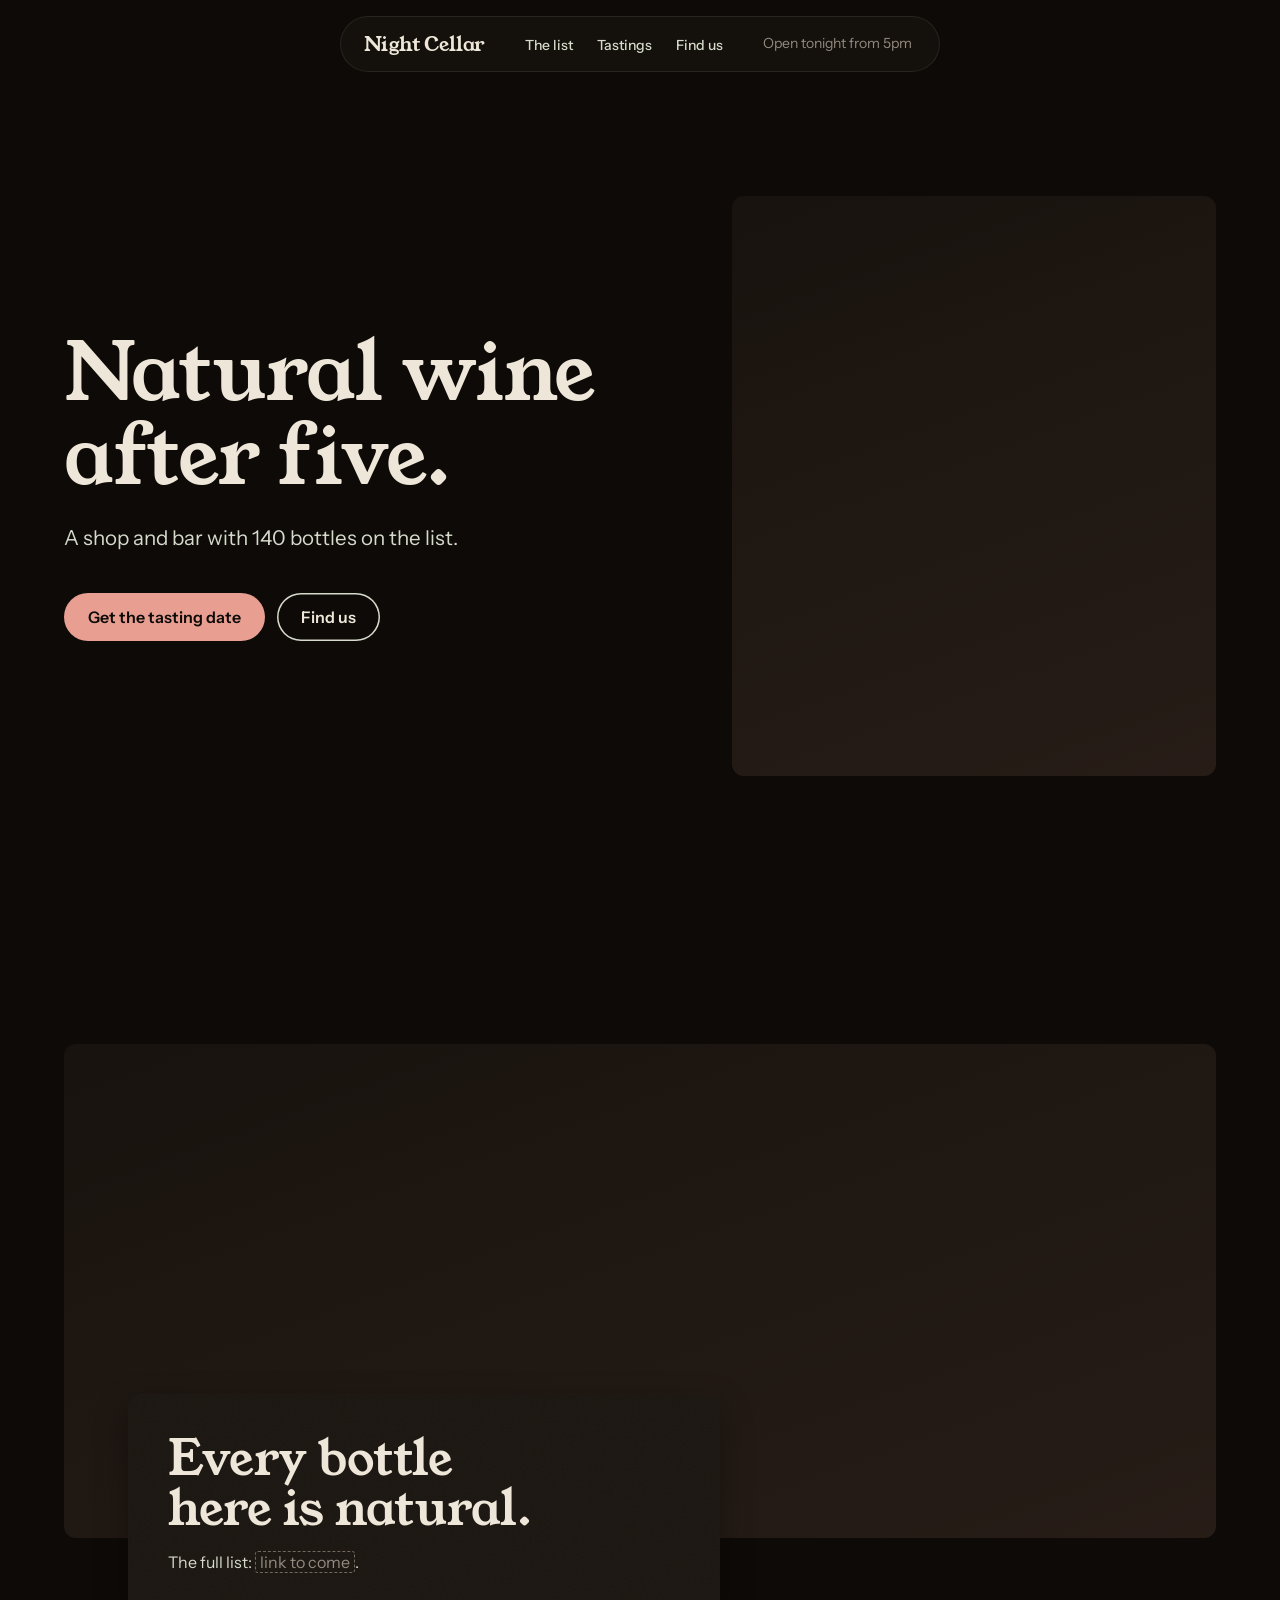
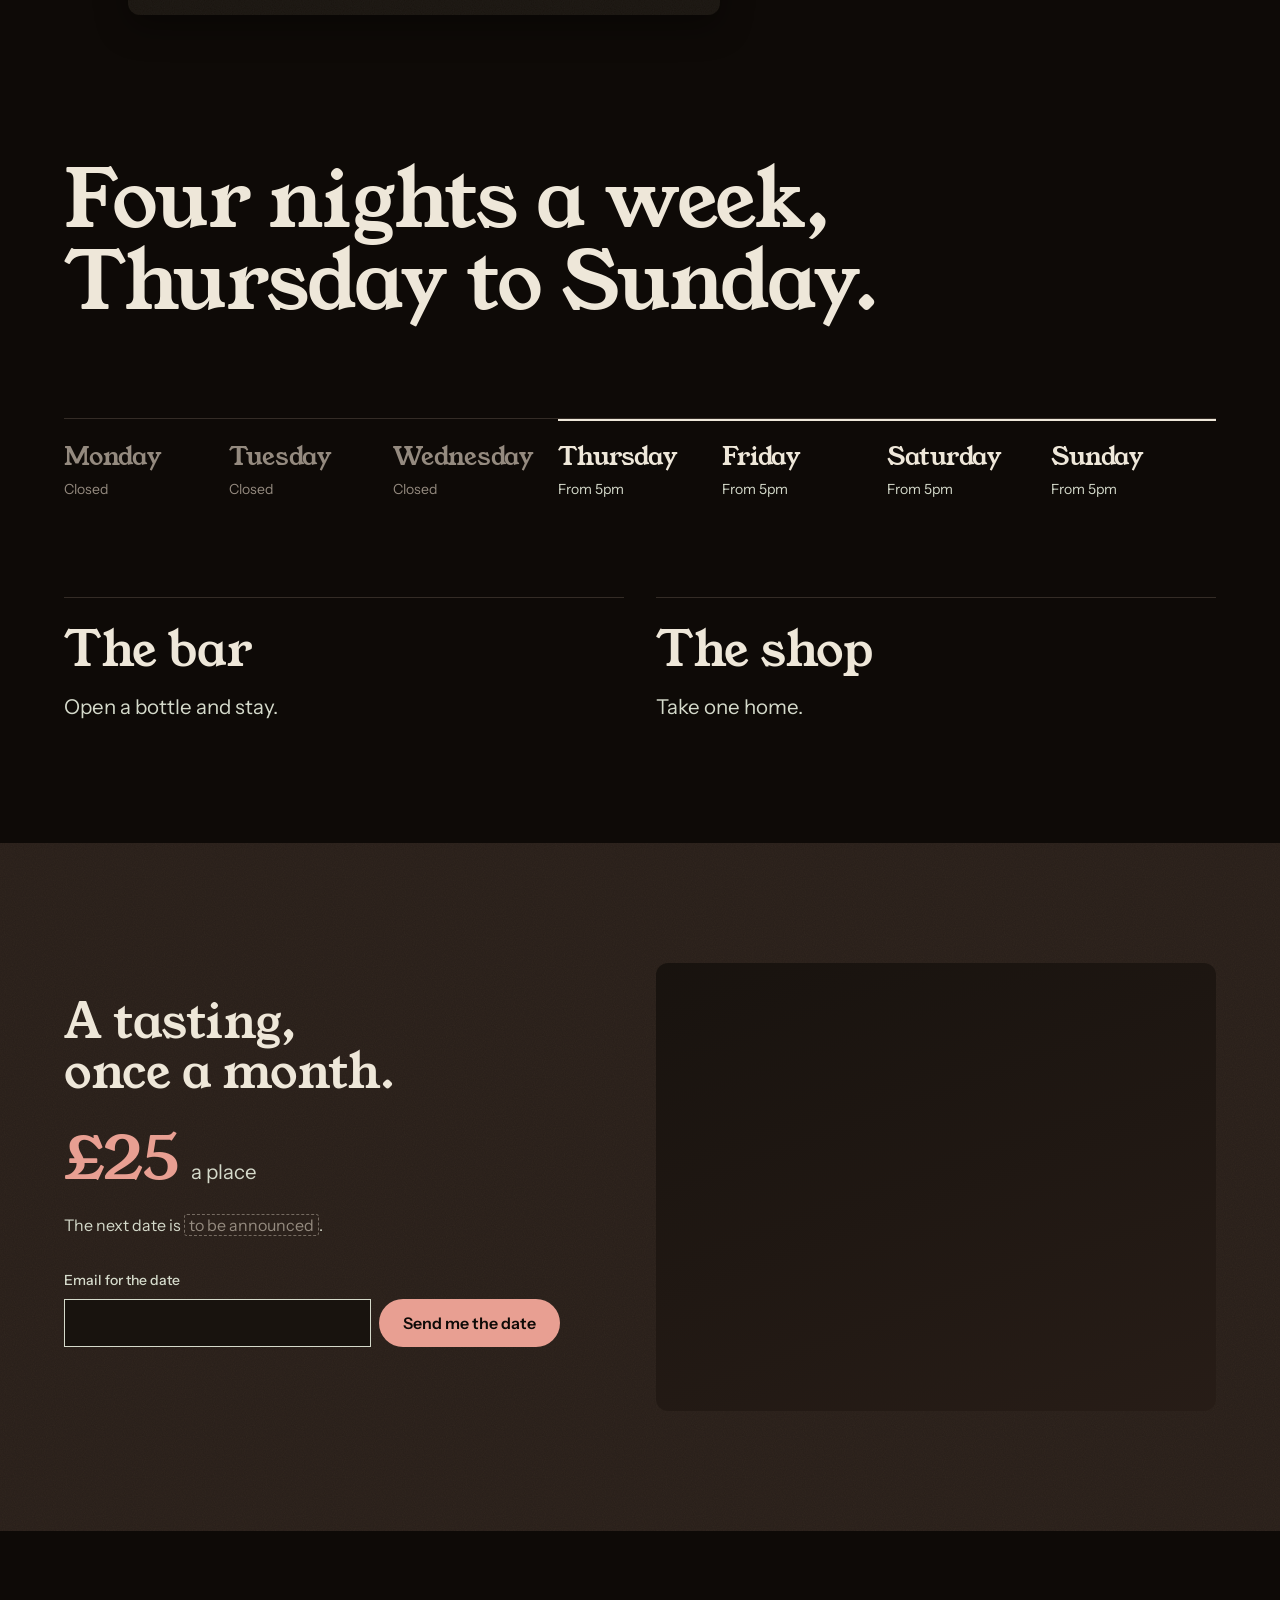
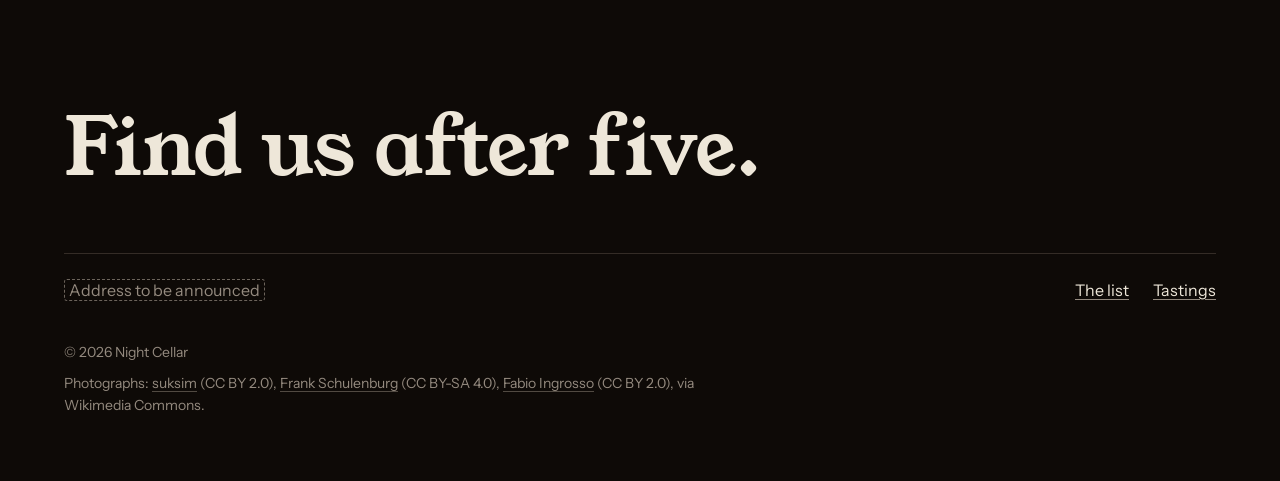
<file: .agents/skills/hallmark/scripts/fixtures/exemplars/atmospheric.html>
<!doctype html>
<html lang="en">
<head>
<meta charset="utf-8">
<meta name="viewport" content="width=device-width, initial-scale=1">
<title>Night Cellar: natural wine after five, Thursday to Sunday</title>
<meta name="description" content="Night Cellar is a natural wine shop and bar with 140 bottles on the list, open Thursday to Sunday from 5pm, with a tasting once a month.">
<link rel="preconnect" href="https://fonts.googleapis.com">
<link rel="preconnect" href="https://fonts.gstatic.com" crossorigin>
<link href="https://fonts.googleapis.com/css2?family=Young+Serif&family=Instrument+Sans:wght@400;500;600&display=swap" rel="stylesheet">
<style>
/* Hallmark · job: visit · shape: Photographic · genre: atmospheric · theme: Spore (by request)
 * hero: Settled · nav: floating pill · footer: statement · imagery: photographs, library 3, warm con=6 exp=-4 · signature: a pour into the decanter after five beside the head, with tonight's door in the nav · spore: cellar
 * axes: dark/roman-serif/warm · posture: committed · contrast: pass · fold: pass · v2.0.0 */
/* Hallmark · pre-emit critique: P4 H4 E4 S4 R5 V4 · weakest: S, the photographs are a stand-in bar; every head carries a fact from the brief, the pour is pink like the one signal, and the nav reads tonight's door from the brief's hours */
/* Hallmark · hero-review: in-thread · ship · 0 findings · finish-review: subagent · fix · 5 findings · 5 resolved · gap: the maker's-log voice can name no bottle until the user gives the list */
:root {
  color-scheme: dark;
  --space-3xs: 2px; --space-2xs: 4px; --space-xs: 8px; --space-sm: 12px; --space-md: 16px; --space-lg: 24px; --space-xl: 40px; --space-2xl: 64px; --space-3xl: 96px; --space-4xl: 144px;
  --text-xs: 0.8125rem; --text-sm: 0.875rem; --text-md: 1rem; --text-lg: 1.25rem; --text-xl: 1.5625rem; --text-2xl: 1.953rem; --text-3xl: 2.441rem;
  --text-display-s: clamp(2.25rem, 4vw + 0.5rem, 3.75rem); --text-display: clamp(2.75rem, 5vw + 1rem, 5.25rem);
  --text-section: clamp(2rem, 2.5vw + 1rem, 3.5rem); --text-title: clamp(1.25rem, 0.75vw + 0.875rem, 1.625rem); --text-lead: clamp(1.125rem, 0.35vw + 1rem, 1.375rem);
  --ease-out: cubic-bezier(0.16, 1, 0.3, 1); --ease-in: cubic-bezier(0.7, 0, 0.84, 0); --ease-in-out: cubic-bezier(0.65, 0, 0.35, 1);
  --dur-micro: 120ms; --dur-short: 220ms; --dur-long: 420ms;
  --color-error: oklch(72% 0.15 27); --color-success: oklch(76% 0.13 150);
  --container: 1440px; --gutter: 64px; --gap-columns: 32px; --section-gap-s: 120px; --section-gap: 144px; --section-gap-l: 176px;
  --z-base: 1; --z-raised: 10; --z-dropdown: 100; --z-sticky: 200; --z-sticky-nav: 300; --z-modal: 400; --z-toast: 500; --z-tooltip: 600;
  --color-paper: oklch(15% 0.01 60); --color-paper-2: oklch(19% 0.012 60); --color-paper-3: oklch(24% 0.02 50);
  --color-ink: oklch(93% 0.02 85); --color-ink-2: oklch(88% 0.02 120); --color-muted: oklch(64% 0.02 70);
  --color-rule: oklch(30% 0.015 60);
  --color-accent: oklch(77% 0.09 30); --color-accent-2: oklch(86% 0.06 30); --color-accent-ink: oklch(15% 0.01 60); --color-focus: oklch(86% 0.06 30);
  --font-display: "Young Serif", Georgia, serif; --font-body: "Instrument Sans", ui-sans-serif, system-ui, sans-serif;
  --font-outlier: "DM Mono", ui-monospace, monospace;
  --radius-card: 12px; --radius-pill: 999px; --rule-hair: 1px;
  --shadow-card: 0 12px 32px oklch(8% 0.01 60 / 0.35);
  --tracking-display: -0.01em;
  --grain: 0.15; --display-weight: 400;
}
*, *::before, *::after { box-sizing: border-box; }
html, body { overflow-x: clip; }
html { scrollbar-color: var(--color-muted) var(--color-paper); scroll-padding-top: var(--space-3xl); }
body { margin: 0; background: var(--color-paper); color: var(--color-ink); font-family: var(--font-body); font-size: var(--text-md); line-height: 1.55; -webkit-font-smoothing: antialiased; caret-color: var(--color-accent); }
::selection { background: color-mix(in oklab, var(--color-accent) 22%, transparent); color: var(--color-ink); }
:focus-visible { outline: 2px solid var(--color-focus); outline-offset: 2px; }
a { color: inherit; text-decoration-thickness: 1px; text-underline-offset: 0.16em; }
h1, h2, h3 { margin: 0; font-family: var(--font-display); font-weight: var(--display-weight, 700); font-synthesis: none; letter-spacing: var(--tracking-display); line-height: 1.05; overflow-wrap: break-word; min-width: 0; text-wrap: balance; }
h1 { max-width: 20ch; font-size: var(--text-display); } h2 { max-width: 30ch; font-size: var(--text-section); } h3 { max-width: 40ch; font-size: var(--text-title); line-height: 1.2; }
.lead { font-size: var(--text-lead); line-height: 1.45; max-width: 52ch; }
p { margin: 0; text-wrap: pretty; }
p:not([class]) { max-width: 65ch; }
img, video { max-width: 100%; height: auto; display: block; }
svg { display: block; }
[hidden] { display: none !important; }
button, input, select, textarea { font: inherit; }
.container { width: 100%; max-width: var(--container); margin-inline: auto; padding-inline: var(--gutter); box-sizing: border-box; }
.num, .figure, td.num { font-variant-numeric: tabular-nums; }
.visually-hidden { position: absolute; width: 1px; height: 1px; overflow: hidden; clip-path: inset(50%); white-space: nowrap; }
[data-slot] { position: relative; overflow: hidden; background: linear-gradient(160deg, var(--color-paper-2, var(--color-paper)), var(--color-paper-3, var(--color-paper))); }
[data-slot] > img { position: absolute; inset: 0; width: 100%; height: 100%; object-fit: cover; z-index: 1; }
[data-slot]:has(> img) > :not(img):not([data-keep]) { display: none !important; }
@media (max-width: 60rem) { :root { --gutter: 24px; --section-gap-s: 80px; --section-gap: 96px; --section-gap-l: 120px; } }
@media (max-width: 40rem) { :root { --gutter: 16px; --section-gap-s: 56px; --section-gap: 72px; --section-gap-l: 96px; --gap-columns: 16px; } }
@media (prefers-reduced-motion: reduce) { *:not(.keep-motion), *:not(.keep-motion)::before, *:not(.keep-motion)::after { animation-duration: 0.01ms !important; animation-iteration-count: 1 !important; transition-duration: 0.01ms !important; scroll-behavior: auto !important; } }
/* photographs: warm con=6 exp=-4 */
[data-slot] > img { filter: sepia(0.28) saturate(0.94) contrast(1.06) brightness(0.96); }
/* Page */
*, *::before, *::after { box-sizing: border-box; }
.skip { position: absolute; left: var(--space-md); top: calc(-1 * var(--space-3xl)); z-index: var(--z-toast); padding: var(--space-xs) var(--space-md); border-radius: var(--radius-pill); background: var(--color-ink); color: var(--color-paper); }
.skip:focus-visible { top: var(--space-md); }

/* Controls: the theme's pair */
.btn { display: inline-flex; align-items: center; justify-content: center; min-height: 48px; padding: 0 var(--space-lg); border: 0; border-radius: var(--radius-pill); font: 600 var(--text-md)/1 var(--font-body); white-space: nowrap; text-decoration: none; cursor: pointer; transition: background-color var(--dur-micro) var(--ease-out), box-shadow var(--dur-micro) var(--ease-out), transform var(--dur-micro) var(--ease-out); }
.btn--primary { background: var(--color-accent); color: var(--color-accent-ink); }
.btn--primary:hover { background: var(--color-accent-2); }
.btn--secondary { background: transparent; color: var(--color-ink); box-shadow: inset 0 0 0 1.5px var(--color-ink-2); }
.btn--secondary:hover { background: var(--color-paper-3); }
.btn:active { transform: translateY(1px); }
.btn:focus-visible { outline: 2px solid var(--color-focus); outline-offset: 3px; }
.btn:disabled, .btn[aria-disabled="true"] { opacity: 0.55; cursor: not-allowed; transform: none; }
.btn[aria-busy="true"] { cursor: progress; }
.actions { display: flex; flex-wrap: wrap; gap: var(--space-sm); }

/* Nav: a floating pill on a blur, the genre's one glass */
.nav { position: fixed; top: var(--space-md); left: 0; right: 0; z-index: var(--z-sticky-nav); display: flex; justify-content: center; padding-inline: var(--gutter); pointer-events: none; }
.nav__pill { pointer-events: auto; display: flex; align-items: center; gap: var(--space-xl); min-height: 56px; padding: var(--space-2xs) var(--space-2xs) var(--space-2xs) var(--space-lg); border-radius: var(--radius-pill); background: color-mix(in oklab, var(--color-paper-2) 74%, transparent); -webkit-backdrop-filter: blur(14px); backdrop-filter: blur(14px); box-shadow: inset 0 0 0 1px color-mix(in oklab, var(--color-ink) 9%, transparent); }
.wordmark { font: 400 var(--text-lg)/1 var(--font-display); letter-spacing: var(--tracking-display); color: var(--color-ink); text-decoration: none; white-space: nowrap; }
.nav__links { display: flex; gap: var(--space-lg); margin: 0; padding: 0; list-style: none; }
.nav__links a { font-size: var(--text-sm); font-weight: 500; color: var(--color-ink-2); text-decoration: none; text-underline-offset: 0.3em; white-space: nowrap; }
.nav__links a:hover { color: var(--color-ink); text-decoration: underline; text-decoration-color: var(--color-accent); }
.nav__links a:active { color: var(--color-accent-2); }
.wordmark:focus-visible, .nav__links a:focus-visible { outline: 2px solid var(--color-focus); outline-offset: 4px; border-radius: var(--radius-pill); }
.nav__door { margin: 0; padding-right: var(--space-lg); font-size: var(--text-sm); color: var(--color-muted); white-space: nowrap; }

/* Photographs */
.photo { position: relative; margin: 0; border-radius: var(--radius-card); }
.photo > img { border-radius: inherit; outline: var(--rule-hair) solid color-mix(in oklab, var(--color-ink) 8%, transparent); outline-offset: -1px; }

/* Hero: Settled, the pour standing beside the head */
.hero { display: grid; align-items: center; min-height: 100dvh; padding-block: calc(56px + var(--space-xl)) var(--space-lg); box-sizing: border-box; }
.hero__grid { display: grid; grid-template-columns: minmax(0, 1fr) minmax(0, min(35rem, 42%)); column-gap: var(--space-3xl); align-items: center; }
.hero__text { display: grid; gap: var(--space-lg); }
.hero__text h1 { max-width: 13ch; }
.hero__text .lead { color: var(--color-ink-2); max-width: 34ch; }
.hero__text .actions { margin-top: var(--space-md); }
.hero__photo { aspect-ratio: 5 / 6; max-height: calc(100dvh - 56px - var(--space-3xl) - var(--space-xl)); }

@media (max-width: 60rem) {
  .nav { padding-inline: var(--space-md); }
  .nav__pill { gap: var(--space-md); padding-left: var(--space-md); }
  .nav__links { display: none; }
  .hero { min-height: 0; padding-block: calc(56px + var(--space-3xl)) var(--space-2xl); }
  .hero__grid { grid-template-columns: minmax(0, 1fr); row-gap: var(--space-xl); }
  .hero__photo { max-height: none; }
}

/* Grain: the theme's speck, on a band or a panel, never on a photograph */
.grained { position: relative; isolation: isolate; }
.grained::after { content: ""; position: absolute; inset: 0; z-index: var(--z-base); border-radius: inherit; pointer-events: none; opacity: var(--grain); mix-blend-mode: screen;
  background-image: url("data:image/svg+xml,%3Csvg xmlns='http://www.w3.org/2000/svg' width='200' height='200'%3E%3Cfilter id='n'%3E%3CfeTurbulence type='fractalNoise' baseFrequency='0.9' numOctaves='2'/%3E%3CfeColorMatrix values='0 0 0 0 0.6 0 0 0 0 0.55 0 0 0 0 0.45 0 0 0 0.35 0'/%3E%3C/filter%3E%3Crect width='200' height='200' filter='url(%23n)'/%3E%3C/svg%3E"); }
.grained > * { position: relative; z-index: var(--z-raised); }

/* The list: the racks edge to edge, the head on a grained plate across its foot */
.list { padding-top: var(--section-gap); }
.list__photo { aspect-ratio: 21 / 9; }
.plate { display: grid; gap: var(--space-md); width: min(100%, 37rem); margin: calc(-1 * var(--space-4xl)) 0 0 var(--space-2xl); padding: var(--space-xl); border-radius: var(--radius-card); background: var(--color-paper-2); box-shadow: var(--shadow-card); z-index: var(--z-raised); }
.plate__more { color: var(--color-ink-2); }

/* Four nights: the week set in type, the open nights lit, the dark ones left dim */
.nights { margin-top: var(--section-gap); }
.statement { max-width: 18ch; font-size: var(--text-display); line-height: 1.02; }
.week { display: grid; grid-template-columns: repeat(7, minmax(0, 1fr)); margin: var(--space-3xl) 0 0; padding: 0; list-style: none; border-top: var(--rule-hair) solid var(--color-rule); }
.week__day { display: grid; gap: var(--space-xs); padding: var(--space-lg) var(--space-md) 0 0; }
.week__name { font: 400 var(--text-xl)/1.1 var(--font-display); letter-spacing: var(--tracking-display); }
.week__hours { font-size: var(--text-sm); color: var(--color-ink-2); }
.week__day.is-open { box-shadow: inset 0 2px 0 var(--color-ink); }
.week__day.is-shut .week__name, .week__day.is-shut .week__hours { color: var(--color-muted); }
.ways { display: grid; grid-template-columns: repeat(2, minmax(0, 1fr)); column-gap: var(--gap-columns); margin-top: var(--space-3xl); }
.way { display: grid; gap: var(--space-sm); padding-top: var(--space-lg); border-top: var(--rule-hair) solid var(--color-rule); }
.way h3 { font-size: var(--text-section); max-width: none; }
.way p { font-size: var(--text-lead); color: var(--color-ink-2); }

/* Tastings: the one band, grained, the price in pink */
.tastings { margin-top: var(--section-gap-s); padding-block: var(--section-gap-s); background: var(--color-paper-3); }
.tastings__grid { display: grid; grid-template-columns: repeat(2, minmax(0, 1fr)); column-gap: var(--gap-columns); align-items: center; }
.tastings__text { display: grid; gap: var(--space-lg); padding-right: var(--space-2xl); }
.tastings__text > p:not([class]) { color: var(--color-ink-2); }
.price { display: flex; align-items: baseline; gap: var(--space-sm); margin-top: var(--space-xs); color: var(--color-ink-2); font-size: var(--text-lead); }
.price__figure { font: 400 var(--text-display-s)/1 var(--font-display); letter-spacing: var(--tracking-display); color: var(--color-accent); font-variant-numeric: lining-nums tabular-nums; }
.tastings__photo { aspect-ratio: 5 / 4; min-height: 440px; }
.fill { padding: 0 0.25em; border: 1px dashed color-mix(in oklch, var(--color-muted) 70%, transparent); border-radius: 3px; color: var(--color-muted); -webkit-box-decoration-break: clone; box-decoration-break: clone; }

.signup { display: grid; gap: var(--space-xs); margin-top: var(--space-xs); }
.signup label { font-size: var(--text-sm); font-weight: 500; color: var(--color-ink-2); }
.signup__row { display: flex; gap: var(--space-xs); }
.signup input { flex: 1; min-width: 0; min-height: 48px; padding: 0 var(--space-md); border: 1.5px solid var(--color-ink-2); border-radius: 0; background: var(--color-paper-2); color: var(--color-ink); outline: 2px solid transparent; outline-offset: -4px; }
.signup input:hover { background: var(--color-paper); }
.signup input:focus-visible { outline-color: var(--color-focus); }
.signup input[aria-invalid] { border-color: var(--color-error); }
.signup input:disabled { opacity: 0.55; cursor: not-allowed; }
.signup__help { min-height: 1lh; font-size: var(--text-sm); color: var(--color-muted); }

/* Footer: a statement, then the facts and links */
.footer { padding-block: var(--section-gap-l) var(--space-2xl); }
.footer__line { max-width: 16ch; font-size: var(--text-display); line-height: 1.02; }
.footer__row { display: flex; flex-wrap: wrap; justify-content: space-between; align-items: baseline; gap: var(--space-lg); margin-top: var(--space-2xl); padding-top: var(--space-lg); border-top: var(--rule-hair) solid var(--color-rule); }
.footer__where { color: var(--color-ink-2); }
.footer__links { display: flex; flex-wrap: wrap; gap: var(--space-lg); margin: 0; padding: 0; list-style: none; }
.footer__links a { color: var(--color-ink); text-decoration-color: var(--color-muted); white-space: nowrap; }
.footer__links a:hover { text-decoration-color: var(--color-accent); }
.footer__links a:focus-visible { outline: 2px solid var(--color-focus); outline-offset: 3px; }
.legal { margin-top: var(--space-xl); font-size: var(--text-sm); color: var(--color-muted); }
.credits { max-width: 80ch; margin-top: var(--space-xs); font-size: var(--text-sm); line-height: 1.6; color: var(--color-muted); }
.credits span { white-space: nowrap; }
.credits a { color: inherit; text-decoration-color: color-mix(in oklab, var(--color-muted) 50%, transparent); text-underline-offset: 0.2em; }
.credits a:hover { text-decoration-color: var(--color-accent); }

@media (max-width: 60rem) {
  .plate { margin: calc(-1 * var(--space-2xl)) 0 0; padding: var(--space-lg); }
  .list__photo { aspect-ratio: 4 / 3; }
  .week { grid-template-columns: minmax(0, 1fr); margin-top: var(--space-2xl); border-top: 0; }
  .week__day { grid-template-columns: minmax(0, 1fr) auto; align-items: baseline; padding: var(--space-sm) 0; border-top: var(--rule-hair) solid var(--color-rule); }
  .week__day.is-open { box-shadow: none; }
  .week__name { font-size: var(--text-lg); }
  .ways { grid-template-columns: minmax(0, 1fr); row-gap: var(--space-xl); margin-top: var(--space-3xl); }
  .statement, .footer__line { font-size: var(--text-section); }
  .tastings__grid { grid-template-columns: minmax(0, 1fr); row-gap: var(--space-xl); }
  .tastings__text { padding-right: 0; }
  .tastings__photo { min-height: 0; }
}
@media (max-width: 40rem) {
  .signup__row { flex-direction: column; }
}
</style>
<script>document.documentElement.classList.add('js');</script>
</head>
<body>
<a class="skip" href="#main">Skip to content</a>

<header class="nav">
  <nav class="nav__pill" aria-label="Main">
    <a class="wordmark" href="#top" aria-label="Night Cellar, home">Night Cellar</a>
    <ul class="nav__links" role="list">
      <li><a href="#list">The list</a></li>
      <li><a href="#tastings">Tastings</a></li>
      <li><a href="#find">Find us</a></li>
    </ul>
    <p class="nav__door" role="status" id="door">Open Thursday to Sunday</p>
  </nav>
</header>

<main id="main">
  <section class="hero" id="top" aria-labelledby="hero-title">
    <div class="container hero__grid">
      <div class="hero__text">
        <h1 id="hero-title">Natural wine after five.</h1>
        <p class="lead">A shop and bar with 140 bottles on the list.</p>
        <div class="actions">
          <a class="btn btn--primary" href="#tastings">Get the tasting date</a>
          <a class="btn btn--secondary" href="#find">Find us</a>
        </div>
      </div>
      <figure class="photo hero__photo" data-slot="hero" data-alt="A glass being poured at the bar after five">
        <img src="https://upload.wikimedia.org/wikipedia/commons/thumb/b/b1/Pouring_wine_into_a_decanter.jpg/1280px-Pouring_wine_into_a_decanter.jpg" width="3872" height="2592" fetchpriority="high" alt="Wine poured from a bottle into a glass decanter in low light" style="object-position: 42% 50%">
      </figure>
    </div>
  </section>

  <section class="list" id="list" aria-labelledby="list-title">
    <div class="container">
      <figure class="photo list__photo" data-slot="photo-1" data-alt="The bottles on the list, racked in the shop">
        <img src="https://upload.wikimedia.org/wikipedia/commons/thumb/9/9e/Schramsberg_Vineyards%2C_July_2019-7579%2B7580.jpg/1280px-Schramsberg_Vineyards%2C_July_2019-7579%2B7580.jpg" width="6244" height="3903" loading="lazy" alt="A long cellar aisle between racks of bottles laid neck down" style="object-position: 50% 60%">
      </figure>
      <div class="plate grained">
        <h2 id="list-title">Every bottle here is natural.</h2>
        <p class="plate__more">The full list: <span class="fill" data-fill="list">link to come</span>.</p>
      </div>
    </div>
  </section>

  <section class="nights" aria-labelledby="nights-title">
    <div class="container">
      <h2 id="nights-title" class="statement">Four nights a week, Thursday to Sunday.</h2>
      <ol class="week" role="list" aria-label="Opening hours">
        <li class="week__day is-shut"><span class="week__name">Monday</span><span class="week__hours">Closed</span></li>
        <li class="week__day is-shut"><span class="week__name">Tuesday</span><span class="week__hours">Closed</span></li>
        <li class="week__day is-shut"><span class="week__name">Wednesday</span><span class="week__hours">Closed</span></li>
        <li class="week__day is-open"><span class="week__name">Thursday</span><span class="week__hours">From 5pm</span></li>
        <li class="week__day is-open"><span class="week__name">Friday</span><span class="week__hours">From 5pm</span></li>
        <li class="week__day is-open"><span class="week__name">Saturday</span><span class="week__hours">From 5pm</span></li>
        <li class="week__day is-open"><span class="week__name">Sunday</span><span class="week__hours">From 5pm</span></li>
      </ol>
      <div class="ways">
        <div class="way">
          <h3>The bar</h3>
          <p>Open a bottle and stay.</p>
        </div>
        <div class="way">
          <h3>The shop</h3>
          <p>Take one home.</p>
        </div>
      </div>
    </div>
  </section>

  <section class="tastings grained" id="tastings" aria-labelledby="tastings-title">
    <div class="container tastings__grid">
      <div class="tastings__text">
        <h2 id="tastings-title">A tasting, once a month.</h2>
        <p class="price"><span class="price__figure">£25</span> a place</p>
        <p>The next date is <span class="fill" data-fill="date">to be announced</span>.</p>
        <form class="signup" data-endpoint="" novalidate>
          <label for="email">Email for the date</label>
          <div class="signup__row">
            <input id="email" name="email" type="email" autocomplete="email" inputmode="email" required>
            <button class="btn btn--primary" type="submit">Send me the date</button>
          </div>
          <p class="signup__help" id="email-help" aria-live="polite"></p>
        </form>
      </div>
      <figure class="photo tastings__photo" data-slot="photo-2" data-alt="Glasses poured for a tasting">
        <img src="https://upload.wikimedia.org/wikipedia/commons/thumb/e/e3/Wine_being_poured_into_a_glass.jpg/1280px-Wine_being_poured_into_a_glass.jpg" width="1955" height="1300" loading="lazy" alt="A taste of red wine poured into a glass held by its stem" style="object-position: 62% 50%">
      </figure>
    </div>
  </section>
</main>

<footer class="footer" id="find" aria-labelledby="find-title">
  <div class="container">
    <h2 id="find-title" class="footer__line">Find us after five.</h2>
    <div class="footer__row">
      <p class="footer__where"><span class="fill" data-fill="address">Address to be announced</span></p>
      <ul class="footer__links" role="list">
        <li><a href="#list">The list</a></li>
        <li><a href="#tastings">Tastings</a></li>
      </ul>
    </div>
    <p class="legal">&copy; 2026 Night Cellar</p>
    <p class="credits" data-credits>Photographs: <a href="https://commons.wikimedia.org/wiki/File:Pouring_wine_into_a_decanter.jpg">suksim</a> <span>(CC BY 2.0)</span>, <a href="https://commons.wikimedia.org/wiki/File:Schramsberg_Vineyards,_July_2019-7579%2B7580.jpg">Frank Schulenburg</a> <span>(CC BY-SA 4.0)</span>, <a href="https://commons.wikimedia.org/wiki/File:Wine_being_poured_into_a_glass.jpg">Fabio Ingrosso</a> <span>(CC BY 2.0)</span>, via Wikimedia Commons.</p>
  </div>
</footer>

<script>window.hallmarkSlots = (m) => { for (const [k, v] of Object.entries(m)) { const s = document.querySelector(`[data-slot="${k}"]`); if (!s) continue; const im = new Image(); im.src = typeof v === 'string' ? v : v.src; im.alt = (typeof v === 'object' && v.alt) || s.dataset.alt || ''; s.querySelectorAll(':scope > img').forEach((o) => o.remove()); s.prepend(im); } };
document.querySelectorAll('[data-slot] > img').forEach((i) => { if (i.complete && !i.naturalWidth) i.remove(); else i.addEventListener('error', () => i.remove(), { once: true }); });</script>
<script>
  (() => {
    const door = document.getElementById('door');
    if (door) door.textContent = [4, 5, 6, 0].includes(new Date().getDay()) ? 'Open tonight from 5pm' : 'Opens Thursday at 5pm';
    document.querySelectorAll('form[data-endpoint]').forEach((form) => {
      const input = form.querySelector('input'), help = form.querySelector('[aria-live]');
      form.addEventListener('submit', (e) => {
        e.preventDefault();
        const ok = input.checkValidity();
        input.toggleAttribute('aria-invalid', !ok);
        if (!ok) { input.setAttribute('aria-describedby', help.id); help.textContent = 'That address looks incomplete. Write it as name@example.com.'; input.focus(); return; }
        if (!form.dataset.endpoint) { help.textContent = 'Nothing was sent: this form is not connected yet.'; return; }
        fetch(form.dataset.endpoint, { method: 'POST', body: new FormData(form) })
          .then((r) => { help.textContent = r.ok ? 'The date goes to ' + input.value.trim() + '.' : 'That did not go through. Try again in a minute.'; })
          .catch(() => { help.textContent = 'That did not go through. Try again in a minute.'; });
      });
    });
  })();
</script>
</body>
</html>
</file>
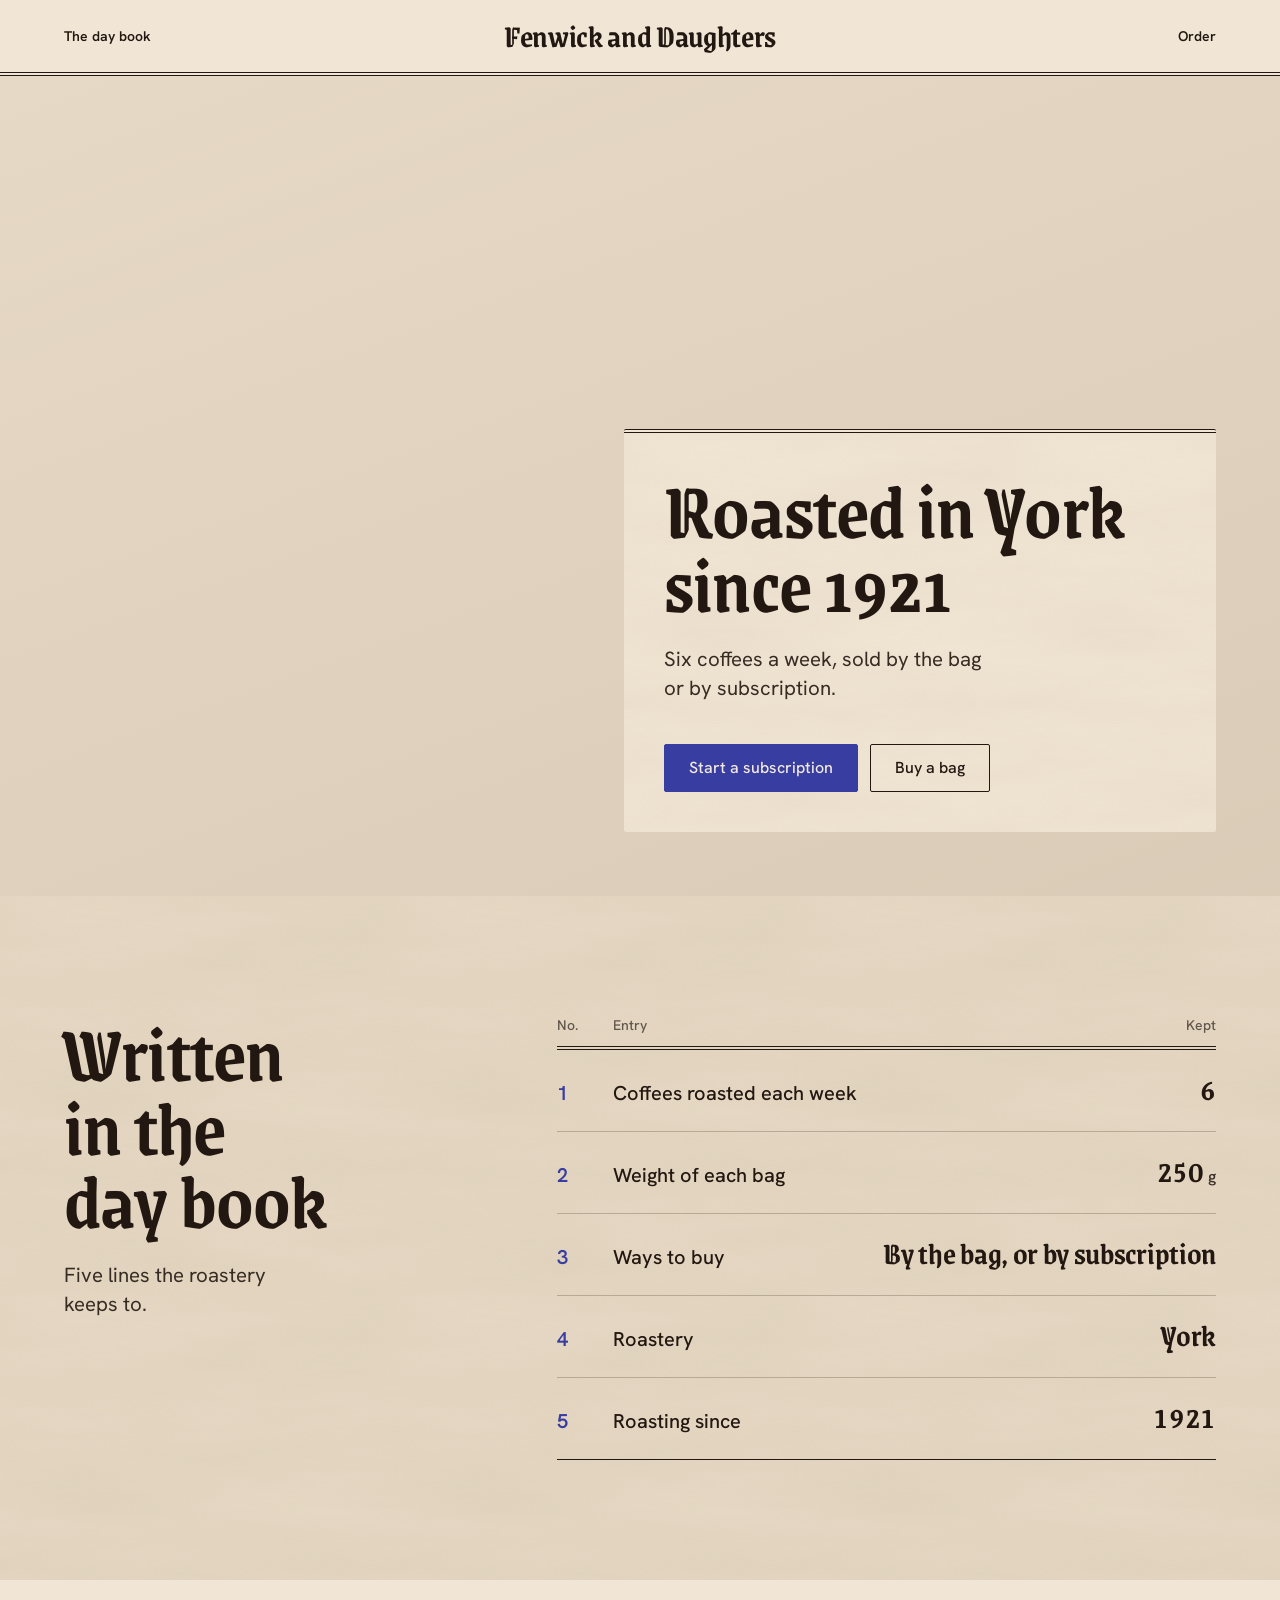
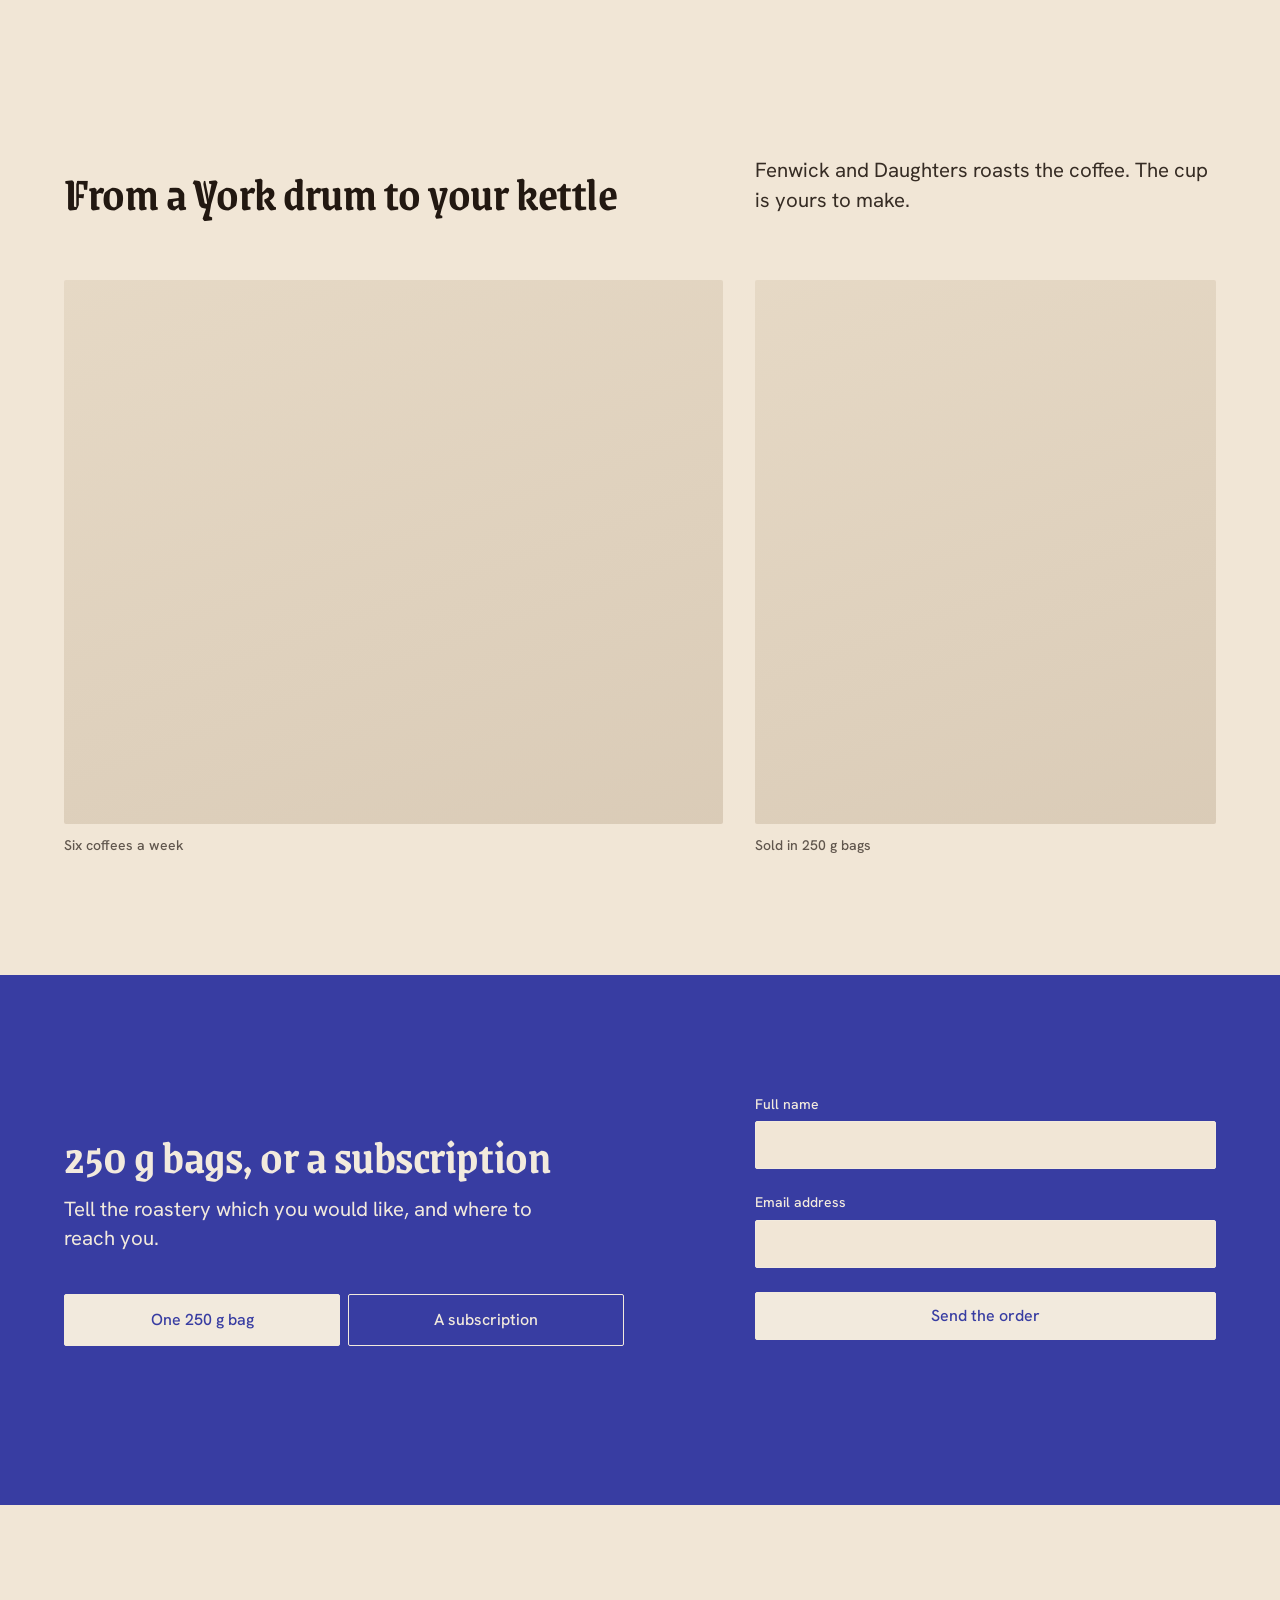
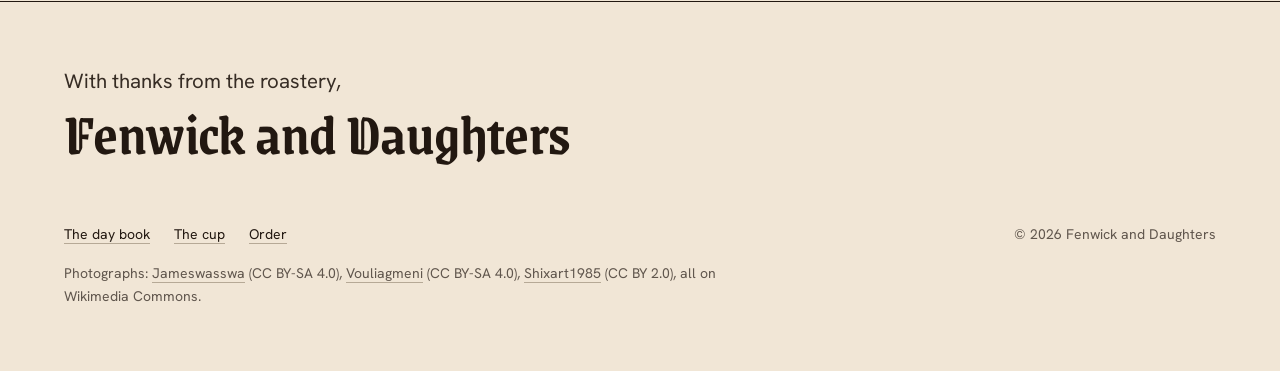
<file: .agents/skills/hallmark/scripts/fixtures/exemplars/editorial.html>
<!doctype html>
<html lang="en-GB">
<head>
<meta charset="utf-8">
<meta name="viewport" content="width=device-width, initial-scale=1">
<title>Fenwick and Daughters, coffee roasted in York since 1921</title>
<meta name="description" content="Fenwick and Daughters roasts six coffees a week in York, sold in 250 g bags or by subscription.">
<link rel="preconnect" href="https://fonts.googleapis.com">
<link rel="preconnect" href="https://fonts.gstatic.com" crossorigin>
<link href="https://fonts.googleapis.com/css2?family=Grenze+Gotisch:wght@600&family=Hanken+Grotesk:wght@400;500;600&family=IBM+Plex+Mono:wght@400&display=swap" rel="stylesheet">
<style>
/* Hallmark · job: buy · shape: Trade Ledger (custom: the roast as a Poster, the house's day book set as its own ledger, the cup as a pair, the order on the pigment) · genre: editorial · theme: Vellum (by request)
 * hero: Poster · nav: masthead, the blackletter wordmark centred over a double rule, one link at each end · footer: letter close · imagery: photographs, library 3, warm con=6 · signature: the roast itself, beans swept round the cooling tray full-bleed under a parchment plate · vellum: parchment
 * axes: light/blackletter/cool · posture: committed · contrast: pass · fold: pass · v2.0.0 */
/* Hallmark · pre-emit critique: P4 H5 E4 S5 R4 V4 · weakest: E, the plate must not bury the hand and the falling beans; it rests on the tray's far side and the plain wall, so the stream and the lever stay clear */
/* Hallmark · hero-review: in-thread · fix · 1 finding · 1 resolved (the head breaks after York) */
/* Hallmark · finish-review: in-thread (the subagent limit was reached) · fix · 3 findings · 1 resolved (the order head failed the swap test, then its blackletter I read as J: now 250 g bags, or a subscription) · 2 answered (the pair's captions are card facts, imagery.md 5; the pair are the closest honest frames the library holds) · gap: none */
/* Hallmark · answered F4 · the order field inverts the primary to parchment on pigment, as the theme's own hint sets it for its one field */
:root {
  color-scheme: light;
  --space-3xs: 2px; --space-2xs: 4px; --space-xs: 8px; --space-sm: 12px; --space-md: 16px; --space-lg: 24px; --space-xl: 40px; --space-2xl: 64px; --space-3xl: 96px; --space-4xl: 144px;
  --text-xs: 0.8125rem; --text-sm: 0.875rem; --text-md: 1rem; --text-lg: 1.25rem; --text-xl: 1.5625rem; --text-2xl: 1.953rem; --text-3xl: 2.441rem;
  --text-display-s: clamp(2.25rem, 4vw + 0.5rem, 3.75rem); --text-display: clamp(2.75rem, 5vw + 1rem, 5.25rem);
  --text-section: clamp(2rem, 2.5vw + 1rem, 3.5rem); --text-title: clamp(1.25rem, 0.75vw + 0.875rem, 1.625rem); --text-lead: clamp(1.125rem, 0.35vw + 1rem, 1.375rem);
  --ease-out: cubic-bezier(0.16, 1, 0.3, 1); --ease-in: cubic-bezier(0.7, 0, 0.84, 0); --ease-in-out: cubic-bezier(0.65, 0, 0.35, 1);
  --dur-micro: 120ms; --dur-short: 220ms; --dur-long: 420ms;
  --color-error: oklch(52% 0.19 27); --color-success: oklch(50% 0.12 150);
  --container: 1440px; --gutter: 64px; --gap-columns: 32px; --section-gap-s: 120px; --section-gap: 144px; --section-gap-l: 176px;
  --z-base: 1; --z-raised: 10; --z-dropdown: 100; --z-sticky: 200; --z-sticky-nav: 300; --z-modal: 400; --z-toast: 500; --z-tooltip: 600;
  --color-paper: oklch(93% 0.025 80); --color-paper-2: oklch(89% 0.03 78); --color-paper-3: oklch(85% 0.032 76);
  --color-ink: oklch(22% 0.02 60); --color-ink-2: oklch(30% 0.02 60); --color-muted: oklch(46% 0.02 65);
  --color-rule: oklch(74% 0.03 75);
  --color-accent: oklch(42% 0.16 275); --color-accent-deep: oklch(34% 0.15 275); --color-accent-ink: oklch(94% 0.02 80);
  --color-focus: oklch(50% 0.17 275); --color-field: var(--color-accent);
  --font-display: "Grenze Gotisch", ui-serif, Georgia, serif; --font-body: "Hanken Grotesk", ui-sans-serif, sans-serif;
  --font-outlier: "IBM Plex Mono", ui-monospace, monospace;
  --radius-card: 2px; --radius-pill: 2px; --rule-hair: 1px; --shadow-card: none;
  --tracking-display: -0.01em; --fibre: 0.5;
}
*, *::before, *::after { box-sizing: border-box; }
html, body { overflow-x: clip; }
html { scrollbar-color: var(--color-muted) var(--color-paper); scroll-padding-top: var(--space-3xl); }
body { margin: 0; background: var(--color-paper); color: var(--color-ink); font-family: var(--font-body); font-size: var(--text-md); line-height: 1.55; -webkit-font-smoothing: antialiased; caret-color: var(--color-accent); }
::selection { background: color-mix(in oklab, var(--color-accent) 22%, transparent); color: var(--color-ink); }
:focus-visible { outline: 2px solid var(--color-focus); outline-offset: 2px; }
a { color: inherit; text-decoration-thickness: 1px; text-underline-offset: 0.16em; }
h1, h2, h3 { margin: 0; font-family: var(--font-display); font-weight: var(--display-weight, 700); font-synthesis: none; letter-spacing: var(--tracking-display); line-height: 1.05; overflow-wrap: break-word; min-width: 0; text-wrap: balance; }
h1 { max-width: 20ch; font-size: var(--text-display); } h2 { max-width: 30ch; font-size: var(--text-section); } h3 { max-width: 40ch; font-size: var(--text-title); line-height: 1.2; }
.lead { font-size: var(--text-lead); line-height: 1.45; max-width: 52ch; }
p { margin: 0; text-wrap: pretty; }
p:not([class]) { max-width: 65ch; }
img, video { max-width: 100%; height: auto; display: block; }
svg { display: block; }
[hidden] { display: none !important; }
button, input, select, textarea { font: inherit; }
.container { width: 100%; max-width: var(--container); margin-inline: auto; padding-inline: var(--gutter); box-sizing: border-box; }
.num, .figure, td.num { font-variant-numeric: tabular-nums; }
.visually-hidden { position: absolute; width: 1px; height: 1px; overflow: hidden; clip-path: inset(50%); white-space: nowrap; }
[data-slot] { position: relative; overflow: hidden; background: linear-gradient(160deg, var(--color-paper-2, var(--color-paper)), var(--color-paper-3, var(--color-paper))); }
[data-slot] > img { position: absolute; inset: 0; width: 100%; height: 100%; object-fit: cover; z-index: 1; }
[data-slot]:has(> img) > :not(img):not([data-keep]) { display: none !important; }
@media (max-width: 60rem) { :root { --gutter: 24px; --section-gap-s: 80px; --section-gap: 96px; --section-gap-l: 120px; } }
@media (max-width: 40rem) { :root { --gutter: 16px; --section-gap-s: 56px; --section-gap: 72px; --section-gap-l: 96px; --gap-columns: 16px; } }
@media (prefers-reduced-motion: reduce) { *:not(.keep-motion), *:not(.keep-motion)::before, *:not(.keep-motion)::after { animation-duration: 0.01ms !important; animation-iteration-count: 1 !important; transition-duration: 0.01ms !important; scroll-behavior: auto !important; } }
/* photographs: warm con=6 */
[data-slot] > img { filter: sepia(0.28) saturate(0.94) contrast(1.06); }
:root {
  --mast-h: 80px;
  --plate-w: 37rem;
  --color-field: var(--color-accent);
}

/* The fibre wash: long tan fibres, stitched so they never tile (texture.md, the low-frequency wash) */
.fibre { position: relative; isolation: isolate; }
.fibre::before { content: ""; position: absolute; inset: 0; z-index: -1; opacity: var(--fibre); mix-blend-mode: multiply; pointer-events: none;
  background-image: url("data:image/svg+xml,%3Csvg xmlns='http://www.w3.org/2000/svg' width='400' height='400'%3E%3Cfilter id='p' x='0' y='0' width='100%25' height='100%25'%3E%3CfeTurbulence type='fractalNoise' baseFrequency='0.004 0.02' numOctaves='4' seed='4' stitchTiles='stitch'/%3E%3CfeColorMatrix values='0 0 0 0 0.62 0 0 0 0 0.52 0 0 0 0 0.36 0 0 0 0.3 0'/%3E%3C/filter%3E%3Crect width='100%25' height='100%25' filter='url(%23p)'/%3E%3C/svg%3E"); }

/* Type */
h1, h2 { font-weight: 600; line-height: 0.92; color: var(--color-ink); }
h3 { font-family: var(--font-body); font-weight: 600; }
.lead { color: var(--color-ink-2); }

/* Controls */
.btn { display: inline-flex; align-items: center; justify-content: center; min-height: 48px; padding: 0 var(--space-lg); border: var(--rule-hair) solid var(--color-ink); border-radius: var(--radius-card); background: transparent; color: var(--color-ink); font: 500 var(--text-md)/1 var(--font-body); text-decoration: none; white-space: nowrap; cursor: pointer;
  transition: background-color var(--dur-micro) var(--ease-out), border-color var(--dur-micro) var(--ease-out), color var(--dur-micro) var(--ease-out); }
.btn:hover { background: var(--color-paper-2); }
.btn:active { transform: translateY(1px); }
.btn:focus-visible { outline: 2px solid var(--color-focus); outline-offset: 2px; }
.btn:disabled, .btn[aria-disabled="true"] { opacity: 0.55; cursor: not-allowed; transform: none; }
.btn--primary { background: var(--color-accent); border-color: var(--color-accent); color: var(--color-accent-ink); }
.btn--primary:hover { background: var(--color-accent-deep); border-color: var(--color-accent-deep); }

.skip { position: absolute; left: var(--space-md); top: calc(-1 * var(--space-3xl)); z-index: var(--z-toast); padding: var(--space-xs) var(--space-md); background: var(--color-ink); color: var(--color-paper); }
.skip:focus-visible { top: var(--space-md); }

/* Masthead */
.mast__bar { display: grid; grid-template-columns: minmax(0, 1fr) auto minmax(0, 1fr); align-items: center; min-height: calc(var(--mast-h) - 4px); border-bottom: 4px double var(--color-ink); }
.wordmark { font: 600 2rem/1 var(--font-display); letter-spacing: var(--tracking-display); color: var(--color-ink); text-decoration: none; white-space: nowrap; padding-block: var(--space-sm); }
.mast__link { justify-self: start; font: 600 var(--text-sm)/1 var(--font-body); color: var(--color-ink); padding-block: var(--space-sm); text-decoration: underline 1px; text-decoration-color: transparent; text-underline-offset: 0.3em;
  transition: text-decoration-color var(--dur-short) var(--ease-out), color var(--dur-micro) var(--ease-out); }
.mast__link--end { justify-self: end; }
.mast__link:hover { text-decoration-color: var(--color-accent); color: var(--color-accent); }
.wordmark:focus-visible, .mast__link:focus-visible { outline: 2px solid var(--color-focus); outline-offset: 4px; }

/* Hero: the roast, full-bleed, under a parchment plate */
.hero { position: relative; height: calc(100dvh - var(--mast-h)); min-height: 36rem; overflow: hidden; background: var(--color-ink); color: var(--color-paper); }
.hero__photo { position: absolute; inset: 0; margin: 0; }
.hero__photo > img { object-position: 50% 62%; }
.hero__inner { position: relative; z-index: var(--z-raised); height: 100%; display: flex; align-items: flex-end; justify-content: flex-end; padding-bottom: var(--space-2xl); box-sizing: border-box; }
.plate { width: min(100%, var(--plate-w)); box-sizing: border-box; padding: var(--space-xl); background: var(--color-paper); color: var(--color-ink); border-top: 4px double var(--color-ink); border-radius: var(--radius-card); }
.plate h1 { font-size: var(--text-display); max-width: 16ch; }
.plate .lead { margin-top: var(--space-lg); max-width: 30ch; }
.actions { display: flex; flex-wrap: wrap; gap: var(--space-sm); margin-top: var(--space-xl); }

@media (max-width: 60rem) {
  .hero { height: auto; min-height: 0; background: none; color: var(--color-ink); overflow: visible; }
  .hero__photo { position: relative; aspect-ratio: 4 / 3; }
  .hero__inner { height: auto; padding-bottom: 0; }
  .plate { width: 100%; padding: var(--space-xl) 0 0; background: none; border-top: 0; }
  .plate.fibre::before { display: none; }
  .wordmark { font-size: 1.875rem; }
}
@media (max-width: 40rem) {
  .mast__bar { grid-template-columns: auto; justify-items: center; row-gap: var(--space-2xs); padding-block: var(--space-xs); }
  .mast__link { display: none; }
}

/* Shared section grid: one container, twelve columns, one column gap */
.split { display: grid; grid-template-columns: repeat(12, minmax(0, 1fr)); column-gap: var(--gap-columns); }
.band { background: var(--color-paper-2); padding-block: var(--section-gap-s); }
.photo { margin: 0; border-radius: var(--radius-card); }
.photo > img { outline: var(--rule-hair) solid var(--color-rule); outline-offset: -1px; }
figcaption { margin-top: var(--space-sm); font: 500 var(--text-sm)/1.4 var(--font-body); color: var(--color-muted); }

/* The day book: the house's ledger on the fibre band, the entries kept in the hand of the wordmark */
.ledger__grid { align-items: start; }
.ledger__text { grid-column: 1 / span 4; position: sticky; top: var(--space-2xl); }
.ledger__text h2 { font-size: var(--text-display); max-width: 9ch; }
.ledger .lead { margin-top: var(--space-lg); max-width: 22ch; }
.ledger__book { grid-column: 6 / span 7; }
.book { width: 100%; border-collapse: collapse; font-size: var(--text-lg); line-height: 1.35; }
.book thead th { padding: 0 0 var(--space-sm); border-bottom: 4px double var(--color-ink); font: 500 var(--text-sm)/1.3 var(--font-body); color: var(--color-muted); text-align: left; }
.book td, .book tbody th { padding: var(--space-lg) 0; border-top: var(--rule-hair) solid var(--color-rule); vertical-align: baseline; }
.book tbody tr:first-child > * { border-top: 0; }
.book tbody tr:last-child > * { border-bottom: var(--rule-hair) solid var(--color-ink); }
.book tbody th { font-weight: 500; text-align: left; color: var(--color-ink); }
.book .idx { width: 3.5rem; font-weight: 600; color: var(--color-accent); }
.book .r, .book thead th.r { text-align: right; }
.book td.r { font: 600 var(--text-2xl)/1 var(--font-display); letter-spacing: var(--tracking-display); color: var(--color-ink); }
.book td.r .unit { font: 500 var(--text-md)/1 var(--font-body); color: var(--color-ink-2); }
.book .num { font-variant-numeric: lining-nums tabular-nums; }

/* The cup: one wide frame, then a pair, each with its fact */
.cup { padding-top: var(--section-gap-l); }
.cup__head { align-items: end; }
.cup__head h2 { grid-column: 1 / span 6; }
.cup__head .lead { grid-column: 8 / span 5; }
.cup__pair { margin-top: var(--space-2xl); }
.cup__pair > figure { margin: 0; }
.cup__note { grid-column: 1 / span 7; }
.cup__cup { grid-column: 8 / span 5; }
.cup__pair .photo { height: 34rem; }

/* The order, on the one pigment field */
.order-band { margin-top: var(--section-gap-s); padding-block: var(--section-gap-s); background: var(--color-field); color: var(--color-accent-ink); }
.order-band h2 { color: var(--color-accent-ink); }
.order-band .lead { margin-top: var(--space-md); color: var(--color-accent-ink); }
.order-band :focus-visible { outline-color: var(--color-accent-ink); }
.order { align-items: center; }
.order__text { grid-column: 1 / span 6; }
.order__fields { grid-column: 8 / span 5; display: grid; gap: var(--space-lg); }
.seg { display: grid; grid-template-columns: repeat(2, minmax(0, 1fr)); gap: var(--space-xs); margin: var(--space-xl) 0 0; padding: 0; border: 0; }
.field label { font: 500 var(--text-sm)/1.3 var(--font-body); color: var(--color-accent-ink); }
.seg input { position: absolute; width: 1px; height: 1px; opacity: 0; }
.seg label { display: flex; align-items: center; justify-content: center; min-height: 52px; padding: 0 var(--space-md); border: var(--rule-hair) solid var(--color-accent-ink); border-radius: var(--radius-card); font-weight: 500; cursor: pointer;
  transition: background-color var(--dur-micro) var(--ease-out), color var(--dur-micro) var(--ease-out); }
.seg label:hover { background: var(--color-accent-deep); }
.seg input:checked + label { background: var(--color-accent-ink); color: var(--color-accent); }
.seg input:focus-visible + label { outline: 2px solid var(--color-accent-ink); outline-offset: 2px; }
.field { display: grid; gap: var(--space-xs); }
.field input { min-height: 48px; padding: 0 var(--space-md); border: var(--rule-hair) solid var(--color-accent-ink); border-radius: var(--radius-card); background: var(--color-paper); color: var(--color-ink); outline: 2px solid transparent; outline-offset: 2px; }
.field input:focus-visible { outline-color: var(--color-accent-ink); }
.field input[aria-invalid] { border-color: var(--color-error); box-shadow: inset 0 0 0 1px var(--color-error); }
.field input:disabled { opacity: 0.55; cursor: not-allowed; }
.btn--on-field { width: 100%; background: var(--color-accent-ink); border-color: var(--color-accent-ink); color: var(--color-accent); }
.btn--on-field:hover { background: var(--color-paper-2); border-color: var(--color-paper-2); }
.help { min-height: 1lh; font-size: var(--text-sm); color: var(--color-accent-ink); }

/* The letter close */
.letter { padding-block: var(--space-3xl) var(--space-2xl); }
.letter__inner { padding-top: var(--space-2xl); border-top: var(--rule-hair) solid var(--color-ink); }
.letter__sign { font-size: var(--text-lead); color: var(--color-ink-2); }
.letter__name { margin-top: var(--space-xs); font: 600 var(--text-display-s)/0.92 var(--font-display); letter-spacing: var(--tracking-display); color: var(--color-ink); }
.letter__foot { display: flex; flex-wrap: wrap; justify-content: space-between; align-items: baseline; gap: var(--space-md) var(--space-xl); margin-top: var(--space-2xl); }
.letter__nav { display: flex; flex-wrap: wrap; gap: var(--space-lg); }
.letter__nav a { font-size: var(--text-sm); color: var(--color-ink); text-decoration-color: var(--color-rule); text-underline-offset: 0.25em; transition: text-decoration-color var(--dur-short) var(--ease-out); }
.letter__nav a:hover { text-decoration-color: var(--color-accent); }
.letter__nav a:focus-visible { outline: 2px solid var(--color-focus); outline-offset: 2px; }
.legal { font-size: var(--text-sm); color: var(--color-muted); }
.letter__credit { flex: 1 0 100%; max-width: 88ch; font-size: var(--text-sm); line-height: 1.6; color: var(--color-muted); }
.letter__credit a { color: inherit; text-decoration-color: var(--color-rule); text-underline-offset: 0.25em; }
.letter__credit a:hover { color: var(--color-ink); text-decoration-color: var(--color-accent); }

@media (max-width: 60rem) {
  .ledger__text, .ledger__book, .cup__head h2, .cup__head .lead, .cup__note, .cup__cup, .order__text, .order__fields { grid-column: 1 / -1; }
  .ledger__text { position: static; }
  .ledger__book { margin-top: var(--space-2xl); }
  .book td.r { font-size: var(--text-xl); }
  .cup__head .lead { margin-top: var(--space-md); }
  .cup__pair { row-gap: var(--space-xl); }
  .cup__pair .photo { height: auto; aspect-ratio: 4 / 3; }
  .order__fields { margin-top: var(--space-xl); }
}
@media (max-width: 40rem) {
  .book { font-size: var(--text-md); }
  .book .idx { width: 2rem; }
}
</style>
<script>document.documentElement.classList.add('js');</script>
</head>
<body id="top">
<a class="skip" href="#main">Skip to content</a>

<header class="mast">
  <div class="container mast__bar">
    <a class="mast__link" href="#daybook">The day book</a>
    <a class="wordmark" href="#top" aria-label="Fenwick and Daughters, back to the top">Fenwick and Daughters</a>
    <a class="mast__link mast__link--end" href="#order">Order</a>
  </div>
</header>

<main id="main">
  <section class="hero" aria-labelledby="hero-h">
    <figure class="hero__photo" data-slot="roaster" data-alt="The York roaster at work, a fresh roast tipping into the cooling tray">
      <img src="https://upload.wikimedia.org/wikipedia/commons/thumb/3/3b/Cooling_time_for_coffee.jpg/1280px-Cooling_time_for_coffee.jpg" width="1920" height="1348" fetchpriority="high"
           alt="A fresh roast swept round the cooling tray by its paddle arm" style="object-position: 50% 55%">
    </figure>
    <div class="container hero__inner">
      <div class="plate fibre">
        <h1 id="hero-h">Roasted in York<br> since 1921</h1>
        <p class="lead">Six coffees a week, sold by the bag or by subscription.</p>
        <div class="actions">
          <a class="btn btn--primary" href="#order" data-kind="subscription">Start a subscription</a>
          <a class="btn" href="#order" data-kind="bag">Buy a bag</a>
        </div>
      </div>
    </div>
  </section>

  <section class="ledger band fibre" id="daybook" aria-labelledby="ledger-h">
    <div class="container split ledger__grid">
      <div class="ledger__text">
        <h2 id="ledger-h">Written in the day book</h2>
        <p class="lead">Five lines the roastery keeps to.</p>
      </div>
      <div class="ledger__book">
        <table class="book">
          <thead>
            <tr><th scope="col">No.</th><th scope="col">Entry</th><th scope="col" class="r">Kept</th></tr>
          </thead>
          <tbody>
            <tr><td class="idx">1</td><th scope="row">Coffees roasted each week</th><td class="r"><span class="num">6</span></td></tr>
            <tr><td class="idx">2</td><th scope="row">Weight of each bag</th><td class="r"><span class="num">250</span>&nbsp;<span class="unit">g</span></td></tr>
            <tr><td class="idx">3</td><th scope="row">Ways to buy</th><td class="r">By the bag, or by subscription</td></tr>
            <tr><td class="idx">4</td><th scope="row">Roastery</th><td class="r">York</td></tr>
            <tr><td class="idx">5</td><th scope="row">Roasting since</th><td class="r"><span class="num">1921</span></td></tr>
          </tbody>
        </table>
      </div>
    </div>
  </section>

  <section class="cup" id="cup" aria-labelledby="cup-h">
    <div class="container">
      <div class="split cup__head">
        <h2 id="cup-h">From a York drum to your kettle</h2>
        <p class="lead">Fenwick and Daughters roasts the coffee. The cup is yours to make.</p>
      </div>
      <div class="split cup__pair">
        <figure class="cup__note">
          <div class="photo" data-slot="desk" data-alt="The York roaster between roasts, the drum over its cooling tray">
            <img src="https://upload.wikimedia.org/wikipedia/commons/thumb/2/2d/Coffee_roasting_machine%2C_The_Roastery%2C_Coaltown_Coffee%2C_Ammanford%2C_Wales.jpg/1280px-Coffee_roasting_machine%2C_The_Roastery%2C_Coaltown_Coffee%2C_Ammanford%2C_Wales.jpg" width="1920" height="2560" loading="lazy"
                 alt="A drum coffee roaster above its copper cooling tray in a roastery" style="object-position: 50% 69%">
          </div>
          <figcaption>Six coffees a week</figcaption>
        </figure>
        <figure class="cup__cup">
          <div class="photo" data-slot="cup" data-alt="A cup of Fenwick and Daughters coffee on the shop counter">
            <img src="https://upload.wikimedia.org/wikipedia/commons/thumb/5/52/Espresso_coffee_pouring_from_retro_espresso_machine.jpg/1280px-Espresso_coffee_pouring_from_retro_espresso_machine.jpg" width="1920" height="2876" loading="lazy"
                 alt="Espresso streaming from a chrome machine into two glass cups" style="object-position: 50% 62%">
          </div>
          <figcaption>Sold in 250&nbsp;g bags</figcaption>
        </figure>
      </div>
    </div>
  </section>

  <section class="order-band" id="order" aria-labelledby="order-h">
    <div class="container">
      <form class="split order" data-endpoint="" novalidate>
        <div class="order__text">
          <h2 id="order-h">250&nbsp;g bags, or a subscription</h2>
          <p class="lead">Tell the roastery which you would like, and where to reach you.</p>
          <fieldset class="seg">
            <legend class="visually-hidden">How would you like it?</legend>
            <input type="radio" name="kind" id="kind-bag" value="bag" checked><label for="kind-bag">One 250&nbsp;g bag</label>
            <input type="radio" name="kind" id="kind-sub" value="subscription"><label for="kind-sub">A subscription</label>
          </fieldset>
        </div>
        <div class="order__fields">
          <div class="field">
            <label for="order-name">Full name</label>
            <input id="order-name" name="name" type="text" autocomplete="name" required>
          </div>
          <div class="field">
            <label for="order-email">Email address</label>
            <input id="order-email" name="email" type="email" autocomplete="email" inputmode="email" required>
          </div>
          <button class="btn btn--on-field" type="submit">Send the order</button>
          <p class="help" id="order-help" aria-live="polite"></p>
        </div>
      </form>
    </div>
  </section>
</main>

<footer class="letter">
  <div class="container letter__inner">
    <p class="letter__sign">With thanks from the roastery,</p>
    <p class="letter__name">Fenwick and Daughters</p>
    <div class="letter__foot">
      <nav class="letter__nav" aria-label="Footer">
        <a href="#daybook">The day book</a>
        <a href="#cup">The cup</a>
        <a href="#order">Order</a>
      </nav>
      <p class="legal">&copy; 2026 Fenwick and Daughters</p>
      <p class="letter__credit" data-credits>Photographs: <a href="https://commons.wikimedia.org/wiki/File:Cooling_time_for_coffee.jpg">Jameswasswa</a> (CC&nbsp;BY-SA&nbsp;4.0), <a href="https://commons.wikimedia.org/wiki/File:Coffee_roasting_machine,_The_Roastery,_Coaltown_Coffee,_Ammanford,_Wales.jpg">Vouliagmeni</a> (CC&nbsp;BY-SA&nbsp;4.0), <a href="https://commons.wikimedia.org/wiki/File:Espresso_coffee_pouring_from_retro_espresso_machine.jpg">Shixart1985</a> (CC&nbsp;BY&nbsp;2.0), all on Wikimedia Commons.</p>
    </div>
  </div>
</footer>

<script>
window.hallmarkSlots = (m) => { for (const [k, v] of Object.entries(m)) { const s = document.querySelector(`[data-slot="${k}"]`); if (!s) continue; const im = new Image(); im.src = typeof v === 'string' ? v : v.src; im.alt = (typeof v === 'object' && v.alt) || s.dataset.alt || ''; s.querySelectorAll(':scope > img').forEach((o) => o.remove()); s.prepend(im); } };
document.querySelectorAll('[data-slot] > img').forEach((i) => { if (i.complete && !i.naturalWidth) i.remove(); else i.addEventListener('error', () => i.remove(), { once: true }); });
document.querySelectorAll('[data-kind]').forEach((a) => a.addEventListener('click', () => { const r = document.getElementById(a.dataset.kind === 'subscription' ? 'kind-sub' : 'kind-bag'); if (r) r.checked = true; }));
document.querySelectorAll('form[data-endpoint]').forEach((form) => {
  const help = form.querySelector('[aria-live]');
  const fields = [...form.querySelectorAll('input[required]')];
  form.addEventListener('submit', (e) => {
    e.preventDefault();
    const bad = fields.filter((i) => !i.checkValidity());
    fields.forEach((i) => { i.toggleAttribute('aria-invalid', bad.includes(i)); if (bad.includes(i)) i.setAttribute('aria-describedby', help.id); else i.removeAttribute('aria-describedby'); });
    if (bad.length) { help.textContent = bad[0].type === 'email' ? 'That email address looks incomplete. Write it as name@example.com.' : 'Add your name, so the roastery knows who the coffee is for.'; bad[0].focus(); return; }
    if (!form.dataset.endpoint) { help.textContent = 'Nothing was sent: this form is not connected yet.'; return; }
    fetch(form.dataset.endpoint, { method: 'POST', body: new FormData(form) })
      .then((r) => { help.textContent = r.ok ? 'The roastery has your order and will write to ' + form.elements.email.value.trim() + '.' : 'That did not go through. Try again in a minute.'; })
      .catch(() => { help.textContent = 'That did not go through. Try again in a minute.'; });
  });
});
</script>
</body>
</html>
</file>
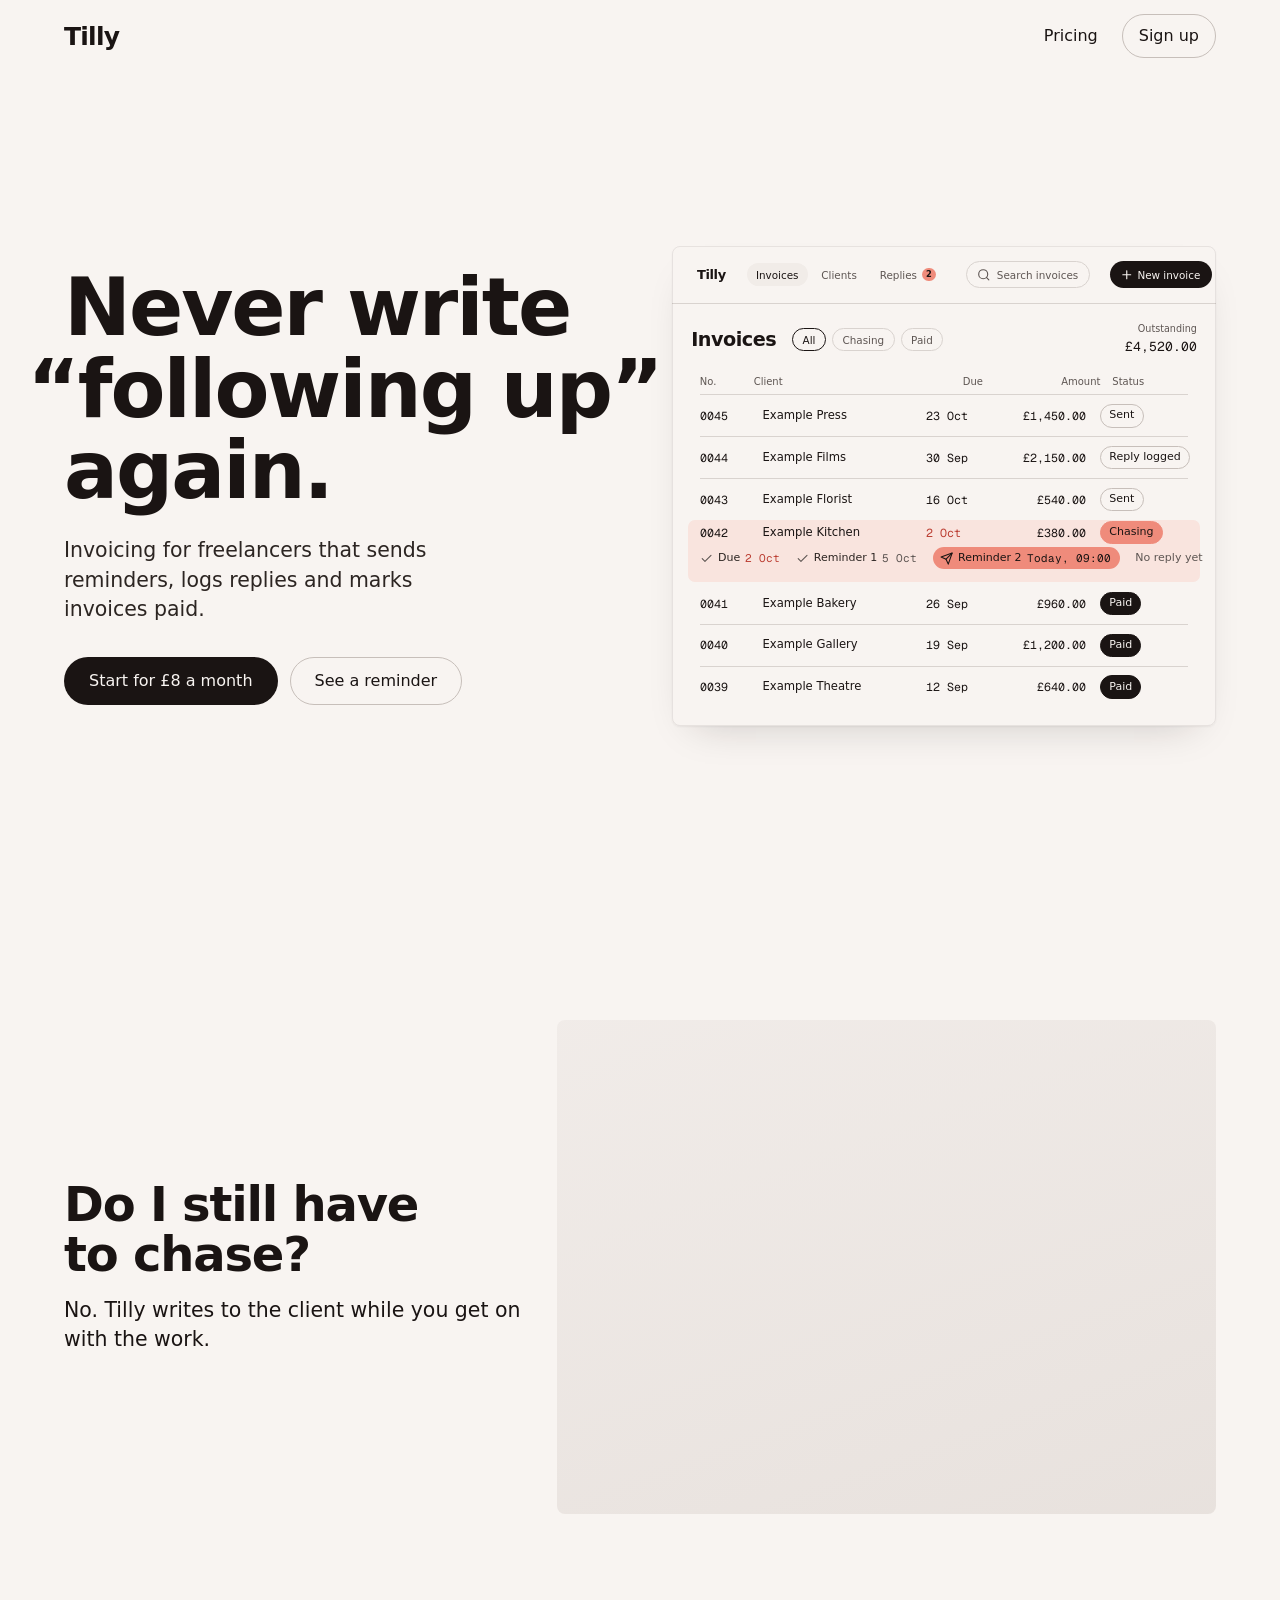
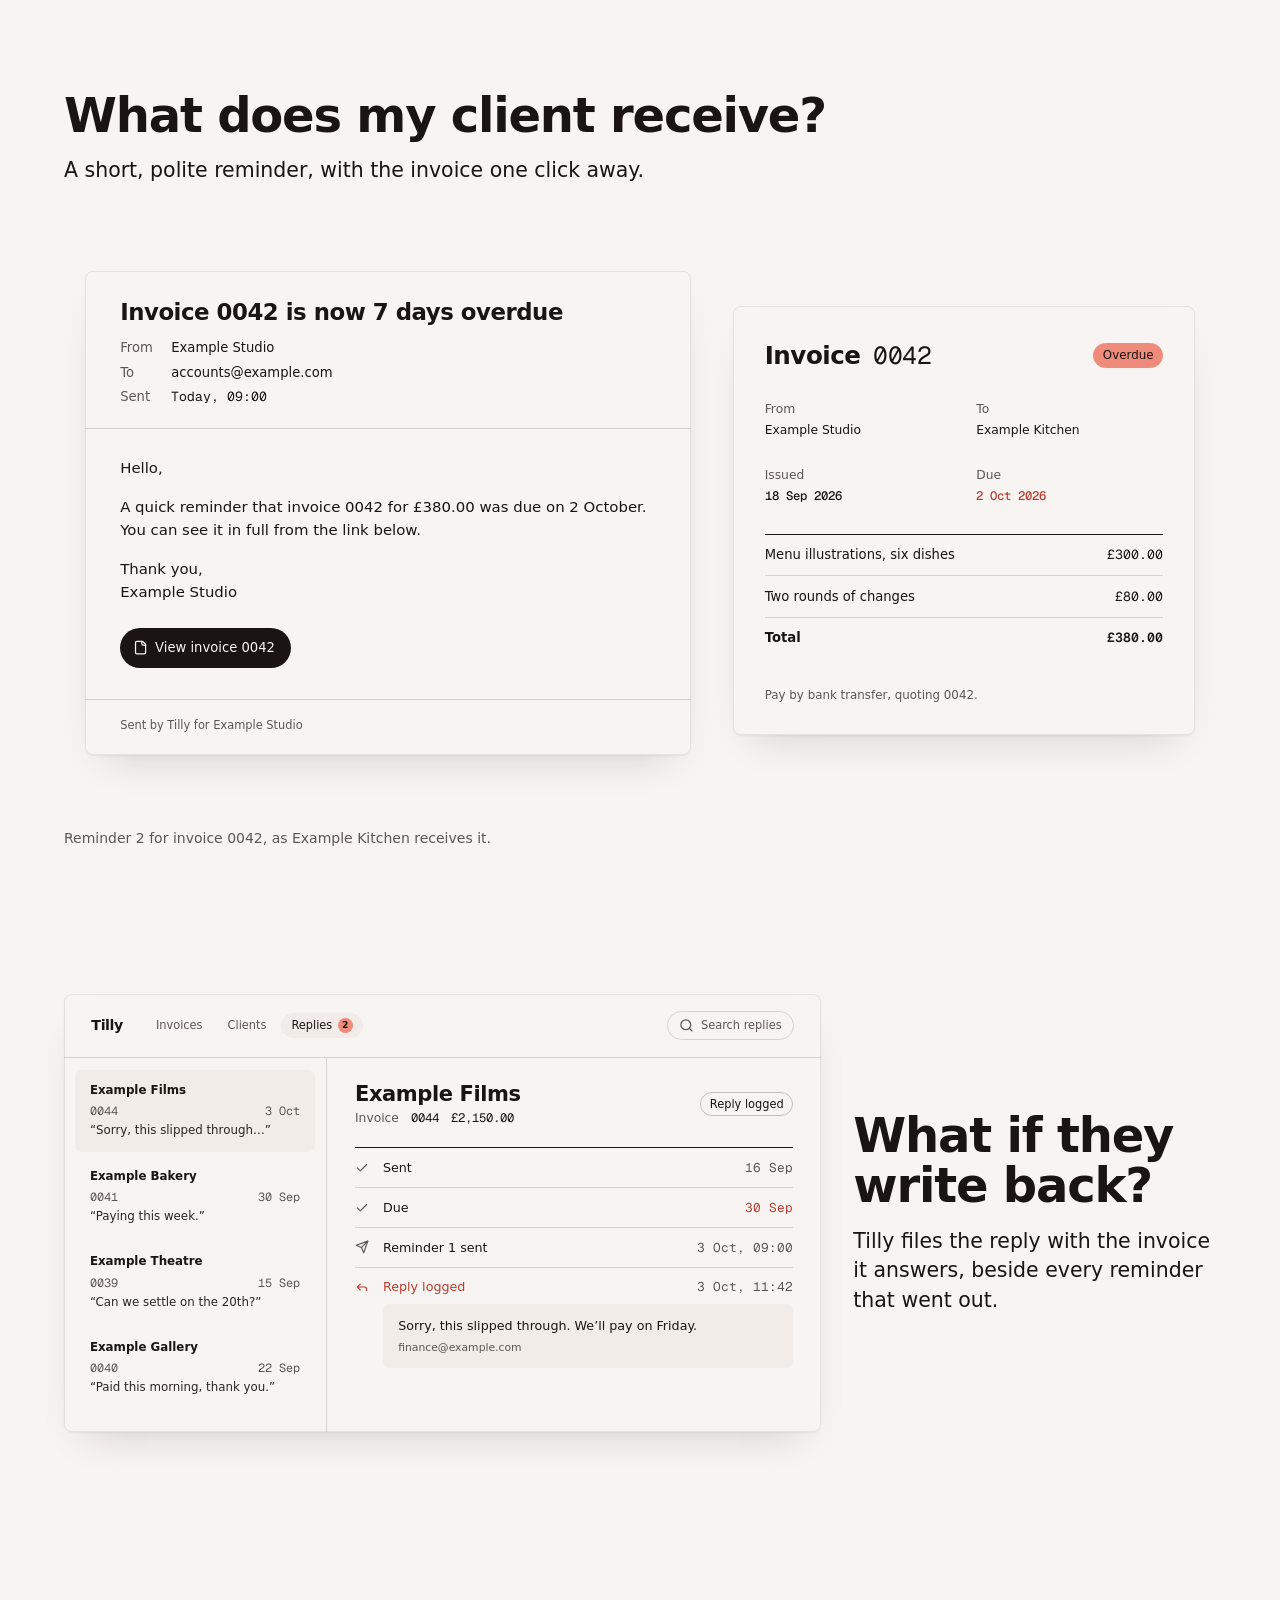
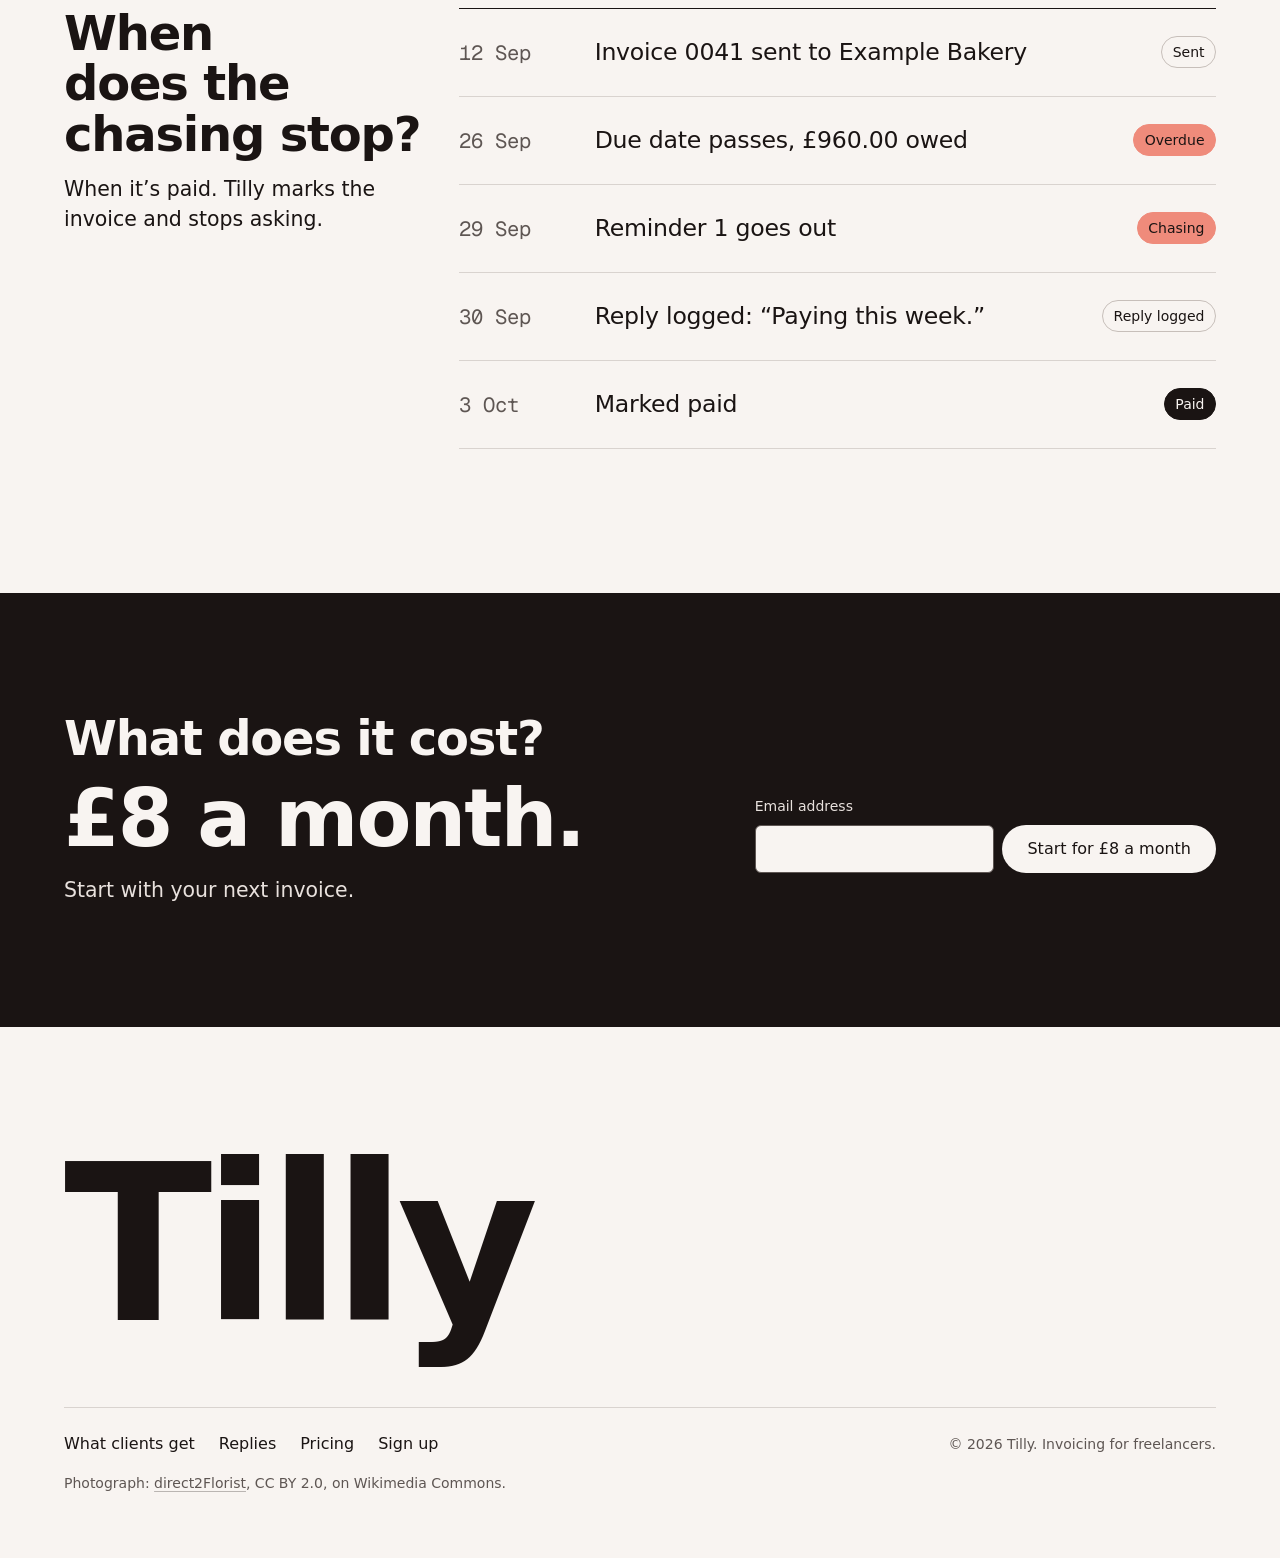
<file: .agents/skills/hallmark/scripts/fixtures/exemplars/modern-minimal.html>
<!doctype html>
<html lang="en-GB">
<head>
<meta charset="utf-8">
<meta name="viewport" content="width=device-width, initial-scale=1">
<title>Tilly, invoicing that chases late payments for you</title>
<meta name="description" content="Tilly is invoicing for freelancers that sends the reminders, logs the replies and marks invoices paid, for 8 pounds a month.">
<link rel="preconnect" href="https://api.fontshare.com" crossorigin>
<link rel="preconnect" href="https://fonts.googleapis.com">
<link rel="preconnect" href="https://fonts.gstatic.com" crossorigin>
<link href="https://api.fontshare.com/v2/css?f[]=general-sans@400,500,600&amp;display=swap" rel="stylesheet">
<link href="https://fonts.googleapis.com/css2?family=Geist+Mono:wght@400&amp;display=swap" rel="stylesheet">
<style>
/* Hallmark · job: sign up · shape: Conversational FAQ, opened by the product · genre: modern-minimal · theme: Coral (by request)
 * hero: Settled · nav: edge-aligned, the wordmark at the left, one link and one outlined pill at the right · footer: mast, the wordmark large over the links · imagery: product sample in hero, demo-2 and demo-3, photographs library 1 muted sepia=8 · signature: invoice 0042 being chased, live in the hero
 * axes: light/grotesk-sans/warm · posture: restrained · contrast: pass · fold: pass · v2.0.0 */
/* Hallmark · pre-emit critique: P4 H4 E4 S5 R4 V5 · weakest: E, the built screens must read as one product at every width, so every inner length is in em on a container-unit base, the screens scale as a whole and re-lay themselves on a phone */
/* Hallmark · hero-review: subagent · fix · 5 findings · 5 resolved · finish-review: in-thread, the subagent limit was reached · ship · 1 finding · 1 resolved · gap: none */
:root {
  color-scheme: light;
  --space-3xs: 2px; --space-2xs: 4px; --space-xs: 8px; --space-sm: 12px; --space-md: 16px; --space-lg: 24px; --space-xl: 40px; --space-2xl: 64px; --space-3xl: 96px; --space-4xl: 144px;
  --text-xs: 0.8125rem; --text-sm: 0.875rem; --text-md: 1rem; --text-lg: 1.25rem; --text-xl: 1.5625rem; --text-2xl: 1.953rem; --text-3xl: 2.441rem;
  --text-display-s: clamp(2.25rem, 4vw + 0.5rem, 3.75rem); --text-display: clamp(2.75rem, 5vw + 1rem, 5.25rem);
  --text-section: clamp(2rem, 2.5vw + 1rem, 3.5rem); --text-title: clamp(1.25rem, 0.75vw + 0.875rem, 1.625rem); --text-lead: clamp(1.125rem, 0.35vw + 1rem, 1.375rem);
  --ease-out: cubic-bezier(0.16, 1, 0.3, 1); --ease-in: cubic-bezier(0.7, 0, 0.84, 0); --ease-in-out: cubic-bezier(0.65, 0, 0.35, 1);
  --dur-micro: 120ms; --dur-short: 220ms; --dur-long: 420ms;
  --color-error: oklch(52% 0.19 27); --color-success: oklch(50% 0.12 150);
  --container: 1440px; --gutter: 64px; --gap-columns: 32px; --section-gap-s: 120px; --section-gap: 144px; --section-gap-l: 176px;
  --z-base: 1; --z-raised: 10; --z-dropdown: 100; --z-sticky: 200; --z-sticky-nav: 300; --z-modal: 400; --z-toast: 500; --z-tooltip: 600;
  --color-paper: oklch(97% 0.006 55); --color-paper-2: oklch(94.5% 0.007 55); --color-paper-3: oklch(91.5% 0.009 55);
  --color-ink: oklch(20% 0.010 35); --color-ink-2: oklch(27% 0.012 40); --color-muted: oklch(46% 0.012 45);
  --color-rule: oklch(87% 0.009 55); --color-rule-2: oklch(81% 0.011 55);
  --color-accent: oklch(74% 0.125 30); --color-accent-ink: oklch(20% 0.010 35); --color-accent-2: oklch(54% 0.165 29); --color-focus: oklch(54% 0.17 30);
  --font-display: "General Sans", ui-sans-serif, system-ui, sans-serif; --font-body: var(--font-display);
  --font-outlier: "Geist Mono", ui-monospace, monospace;
  --radius-card: 8px; --radius-input: 6px; --radius-pill: 999px; --rule-hair: 1px;
  --shadow-card: 0 1px 2px oklch(20% 0.01 35 / 0.05);
  --shadow-lift: 0 1px 2px oklch(20% 0.01 35 / 0.05), 0 18px 40px -22px oklch(20% 0.01 35 / 0.22);
  --tracking-display: -0.025em; --display-weight: 600;
}
*, *::before, *::after { box-sizing: border-box; }
html, body { overflow-x: clip; }
html { scrollbar-color: var(--color-muted) var(--color-paper); scroll-padding-top: var(--space-3xl); }
body { margin: 0; background: var(--color-paper); color: var(--color-ink); font-family: var(--font-body); font-size: var(--text-md); line-height: 1.55; -webkit-font-smoothing: antialiased; caret-color: var(--color-accent); }
::selection { background: color-mix(in oklab, var(--color-accent) 35%, transparent); }
:focus-visible { outline: 2px solid var(--color-focus); outline-offset: 2px; }
a { color: inherit; text-decoration-thickness: 1px; text-underline-offset: 0.16em; }
h1, h2, h3 { margin: 0; font-family: var(--font-display); font-weight: var(--display-weight, 700); font-synthesis: none; letter-spacing: var(--tracking-display); line-height: 1.05; overflow-wrap: break-word; min-width: 0; text-wrap: balance; }
h1 { max-width: 20ch; font-size: var(--text-display); } h2 { max-width: 30ch; font-size: var(--text-section); } h3 { max-width: 40ch; font-size: var(--text-title); line-height: 1.2; }
.lead { font-size: var(--text-lead); line-height: 1.45; max-width: 52ch; }
p { margin: 0; text-wrap: pretty; }
p:not([class]) { max-width: 65ch; }
img, video { max-width: 100%; height: auto; display: block; }
svg { display: block; }
[hidden] { display: none !important; }
button, input, select, textarea { font: inherit; }
.container { width: 100%; max-width: var(--container); margin-inline: auto; padding-inline: var(--gutter); box-sizing: border-box; }
.num, .figure, td.num { font-variant-numeric: tabular-nums; }
.visually-hidden { position: absolute; width: 1px; height: 1px; overflow: hidden; clip-path: inset(50%); white-space: nowrap; }
[data-slot] { position: relative; overflow: hidden; background: linear-gradient(160deg, var(--color-paper-2, var(--color-paper)), var(--color-paper-3, var(--color-paper))); }
[data-slot] > img { position: absolute; inset: 0; width: 100%; height: 100%; object-fit: cover; z-index: 1; }
[data-slot]:has(> img) > :not(img):not([data-keep]) { display: none !important; }
@media (max-width: 60rem) { :root { --gutter: 24px; --section-gap-s: 80px; --section-gap: 96px; --section-gap-l: 120px; } }
@media (max-width: 40rem) { :root { --gutter: 16px; --section-gap-s: 56px; --section-gap: 72px; --section-gap-l: 96px; --gap-columns: 16px; } }
@media (prefers-reduced-motion: reduce) { *:not(.keep-motion), *:not(.keep-motion)::before, *:not(.keep-motion)::after { animation-duration: 0.01ms !important; animation-iteration-count: 1 !important; transition-duration: 0.01ms !important; scroll-behavior: auto !important; } }
/* photographs: muted sepia=8 */
[data-slot] > img { filter: saturate(0.65) contrast(0.97) sepia(0.08); }
:root { --nav-h: 72px; --app-line: color-mix(in oklab, var(--color-ink) 8%, transparent); }

/* Chrome */
.skip { position: absolute; left: var(--space-md); top: calc(-1 * var(--space-3xl)); z-index: var(--z-toast); padding: var(--space-xs) var(--space-md); border-radius: var(--radius-input); background: var(--color-ink); color: var(--color-paper); }
.skip:focus-visible { top: var(--space-md); }

.site__in { display: flex; align-items: center; justify-content: space-between; gap: var(--space-lg); min-height: var(--nav-h); }
.wordmark { font: var(--display-weight) var(--text-xl)/1 var(--font-display); letter-spacing: -0.03em; text-decoration: none; color: var(--color-ink); }
.site__nav { display: flex; align-items: center; gap: var(--space-lg); }
.site__link { font-weight: 500; text-decoration: none; text-decoration-color: transparent; transition: text-decoration-color var(--dur-short) var(--ease-out); }
.site__link:hover { text-decoration: underline; text-decoration-color: var(--color-accent-2); text-underline-offset: 0.3em; }
.wordmark:focus-visible, .site__link:focus-visible { outline: 2px solid var(--color-focus); outline-offset: var(--space-2xs); border-radius: var(--space-3xs); }

/* Controls: the ink pill and the outlined pill */
.btn { display: inline-flex; align-items: center; justify-content: center; gap: var(--space-xs); min-height: 48px; padding: 0 var(--space-lg); border: 1px solid transparent; border-radius: var(--radius-pill); font: 500 var(--text-md)/1 var(--font-body); white-space: nowrap; text-decoration: none; cursor: pointer; transition: background-color var(--dur-short) var(--ease-out), border-color var(--dur-short) var(--ease-out), transform var(--dur-micro) var(--ease-out); }
.btn--primary { background: var(--color-ink); color: var(--color-paper); }
.btn--primary:hover { background: var(--color-ink-2); }
.btn--secondary { border-color: var(--color-rule-2); background: transparent; color: var(--color-ink); }
.btn--secondary:hover { border-color: var(--color-ink); }
.btn--sm { min-height: 44px; padding: 0 var(--space-md); }
.btn:active { transform: translateY(1px); }
.btn:focus-visible { outline: 2px solid var(--color-focus); outline-offset: 2px; }
.btn:disabled, .btn[aria-disabled="true"] { opacity: 0.55; cursor: not-allowed; transform: none; }
.btn[aria-busy="true"] { cursor: progress; }

/* Hero: Settled, the text on one half and the product on the other */
.hero { display: grid; align-items: center; min-height: calc(100dvh - var(--nav-h)); padding-block: var(--space-xl); box-sizing: border-box; }
.hero__grid { display: grid; grid-template-columns: minmax(0, 1fr) minmax(0, 1fr); column-gap: var(--space-2xl); align-items: center; }
.hero__text { display: grid; gap: var(--space-lg); justify-items: start; }
.hero h1 { max-width: none; line-height: 1.02; }
.hang { margin-left: -0.46em; }
.hero .lead { max-width: 34ch; color: var(--color-ink-2); }
.actions { display: flex; flex-wrap: wrap; gap: var(--space-sm); margin-top: var(--space-xs); }

/* The built product: one picture that scales as a whole; every inner length is in em of a design pixel times ten */
.slot { margin: 0; container-type: inline-size; }
.lifted { border-radius: var(--radius-card); box-shadow: var(--shadow-lift); outline: 1px solid var(--app-line); outline-offset: -1px; }
.app[data-slot] { background: var(--color-paper); }
.app--hero { aspect-ratio: 68 / 60; }
.ui { height: 100%; display: flex; flex-direction: column; font-size: calc(100cqi / 68); color: var(--color-ink); line-height: 1.35; }
.ui svg { width: 1.6em; height: 1.6em; flex-shrink: 0; fill: none; stroke: currentColor; stroke-width: 2; stroke-linecap: round; stroke-linejoin: round; }
.fig { font-family: var(--font-outlier); font-weight: 400; font-variant-numeric: tabular-nums; }

.ui__bar { display: flex; align-items: center; gap: 2em; height: 5.6em; padding: 0 2.4em; border-bottom: 1px solid var(--color-rule); font-size: 1.3em; font-weight: 500; }
.ui__bar svg { width: 1.3em; height: 1.3em; }
.ui__mark { font-weight: 600; font-size: 1.25em; letter-spacing: -0.03em; }
.ui__chips { display: flex; gap: 0.4em; }
.ui__chip { display: inline-flex; align-items: center; gap: 0.5em; padding: 0.45em 0.9em; border-radius: var(--radius-pill); color: var(--color-muted); }
.ui__chip.is-on { background: var(--color-paper-2); color: var(--color-ink); }
.ui__badge { display: inline-grid; place-items: center; min-width: 1.6em; height: 1.6em; padding: 0 0.4em; border-radius: var(--radius-pill); background: var(--color-accent); color: var(--color-accent-ink); font-size: 0.8em; font-weight: 600; box-sizing: border-box; }
.ui__input { display: inline-flex; align-items: center; gap: 0.6em; white-space: nowrap; margin-left: auto; height: 2.6em; padding: 0 1em; border: 1px solid var(--color-rule); border-radius: var(--radius-pill); color: var(--color-muted); font-weight: 400; }
.ui__control { display: inline-flex; align-items: center; gap: 0.4em; white-space: nowrap; height: 2.6em; padding: 0 1.1em 0 0.9em; border-radius: var(--radius-pill); background: var(--color-ink); color: var(--color-paper); }

.ui__head { display: flex; align-items: center; gap: 2em; padding: 2.4em 2.4em 1.6em; }
.ui__title { font-size: 2.4em; font-weight: 600; letter-spacing: -0.025em; line-height: 1; }
.ui__tags { display: flex; gap: 0.6em; font-size: 1.3em; font-weight: 500; }
.ui__tag { padding: 0.35em 0.9em; border: 1px solid var(--color-rule); border-radius: var(--radius-pill); color: var(--color-muted); }
.ui__tag.is-on { border-color: var(--color-ink); color: var(--color-ink); }
.ui__owed { display: grid; gap: 0.2em; margin-left: auto; text-align: right; font-size: 1.2em; font-weight: 500; color: var(--color-muted); }
.ui__owed b { font-size: 1.35em; color: var(--color-ink); }

.ledger { padding: 0 2.4em; font-size: 1.45em; }
.ledger__row { display: grid; grid-template-columns: 4.2em minmax(0, 1fr) 5.2em 7.4em 7.6em; align-items: center; column-gap: 1.2em; min-height: 3.6em; border-top: 1px solid var(--color-rule); }
.ledger__row--head { min-height: 2.6em; border-top: 0; font-size: 0.86em; font-weight: 500; color: var(--color-muted); }
.ledger__row .r { text-align: right; }
.ledger__row .late { color: var(--color-accent-2); }
.ledger__row.is-open { margin: 0 -1em; padding: 0 1em; border-radius: 0.6em; border-top-color: transparent; background: color-mix(in oklab, var(--color-accent) 16%, var(--color-paper)); }
.ledger__row.is-open + .ledger__row { border-top-color: transparent; }
.status { display: inline-block; padding: 0.3em 0.75em; border: 1px solid var(--color-rule-2); border-radius: var(--radius-pill); font-size: 0.95em; font-style: normal; font-weight: 500; white-space: nowrap; }
.status--late { border-color: var(--color-accent); background: var(--color-accent); color: var(--color-accent-ink); }
.status--done { border-color: var(--color-ink); background: var(--color-ink); color: var(--color-paper); }

.chase { grid-column: 1 / -1; display: flex; align-items: center; gap: 1.4em; padding: 0.3em 0 1.2em; font-size: 0.95em; font-weight: 500; white-space: nowrap; }
.chase__status { display: inline-flex; align-items: center; gap: 0.45em; flex-shrink: 0; color: var(--color-ink-2); }
.chase__status svg { width: 1.2em; height: 1.2em; color: var(--color-muted); }
.chase__status b { font-weight: 400; color: var(--color-muted); }
.chase__status.is-late b { color: var(--color-accent-2); }
.chase__status.is-now { padding: 0.3em 0.85em 0.3em 0.65em; border-radius: var(--radius-pill); background: var(--color-accent); color: var(--color-accent-ink); }
.chase__status.is-now svg { color: var(--color-accent-ink); }
.chase__status.is-now b { color: var(--color-accent-ink); }
.chase__note { margin-left: auto; color: var(--color-muted); font-weight: 400; }

/* The questions, in the order a freelancer asks them */
.q--work { padding-top: var(--section-gap-s); }
.q--receive { padding-top: var(--section-gap-l); }
.q--replies { padding-top: var(--section-gap); }
.q--paid { padding-block: var(--section-gap-l) var(--section-gap); }
.q__head { display: grid; gap: var(--space-md); margin-bottom: var(--space-2xl); }
.split, .rows, .band__grid { display: grid; grid-template-columns: repeat(12, minmax(0, 1fr)); column-gap: var(--gap-columns); }
.split { align-items: center; }
.split__text { display: grid; gap: var(--space-md); align-content: center; }
.split--work .split__text { grid-column: 1 / span 5; }
.split--work .photo { grid-column: 6 / span 7; }
.split--replies .app--replies { grid-column: 1 / span 8; }
.split--replies .split__text { grid-column: 9 / span 4; }

.photo { margin: 0; aspect-ratio: 4 / 3; border-radius: var(--radius-card); }
.photo > img { border-radius: inherit; outline: 1px solid color-mix(in oklab, var(--color-ink) 6%, transparent); outline-offset: -1px; }

/* The client's side: the reminder and the invoice it links to, straight on the paper */
.showcase { margin: 0; }
.showcase figcaption { margin-top: var(--space-md); font-size: var(--text-sm); font-weight: 500; color: var(--color-muted); }
.client { aspect-ratio: 1312 / 640; }
.client[data-slot] { background: var(--color-paper); }
.client__in { height: 100%; box-sizing: border-box; display: flex; align-items: flex-start; gap: 4.8em; padding: 2.4em; font-size: calc(100cqi / 131.2); color: var(--color-ink); line-height: 1.4; }
.doc { background: var(--color-paper); border-radius: var(--radius-card); box-shadow: var(--shadow-lift); outline: 1px solid var(--app-line); outline-offset: -1px; }
.doc p { margin: 0; max-width: none; }
.mail { display: grid; flex: 76 1 0; min-width: 0; }
.mail__head { display: grid; gap: 1.6em; padding: 3.2em 4em 2.4em; border-bottom: 1px solid var(--color-rule); }
.mail__subject { font-size: 2.6em; font-weight: 600; letter-spacing: -0.02em; line-height: 1.15; }
.mail__meta { display: grid; grid-template-columns: auto minmax(0, 1fr); gap: 0.45em 1.4em; font-size: 1.5em; }
.mail__meta span:nth-child(odd) { color: var(--color-muted); }
.mail__body { display: grid; gap: 1.8em; padding: 3.2em 4em 3.6em; line-height: 1.55; }
.mail__body p { font-size: 1.7em; }
.mail__link { justify-self: start; display: inline-flex; align-items: center; gap: 0.5em; margin-top: 0.6em; padding: 0.75em 1.25em 0.75em 1em; border-radius: var(--radius-pill); background: var(--color-ink); color: var(--color-paper); font-size: 1.5em; font-weight: 500; }
.doc svg { width: 1.15em; height: 1.15em; fill: none; stroke: currentColor; stroke-width: 2; stroke-linecap: round; stroke-linejoin: round; }
.mail__foot { padding: 2em 4em 2.4em; border-top: 1px solid var(--color-rule); color: var(--color-muted); }
.mail__foot span { font-size: 1.3em; }
.inv { display: grid; flex: 50 1 0; min-width: 0; gap: 3.2em; padding: 3.6em; margin-top: 4em; }
.inv__top { display: flex; align-items: center; justify-content: space-between; }
.inv__title { font-size: 2.8em; font-weight: 600; letter-spacing: -0.02em; }
.inv__title b { margin-left: 0.2em; }
.inv .status { font-size: 1.35em; }
.inv__parties, .inv__dates { display: flex; gap: 2em; font-size: 1.4em; color: var(--color-muted); }
.inv__parties span, .inv__dates span { flex: 1 1 0; display: grid; gap: 0.3em; }
.inv__parties b, .inv__dates b { color: var(--color-ink); font-weight: 500; }
.inv__dates b.late, .thread__steps b.late { color: var(--color-accent-2); }
.inv__lines { display: grid; grid-template-columns: minmax(0, 1fr) auto; font-size: 1.5em; border-top: 1px solid var(--color-ink); }
.inv__lines span { padding: 0.85em 0; border-bottom: 1px solid var(--color-rule); }
.inv__lines .fig { text-align: right; }
.inv__lines .inv__total { border-bottom: 0; font-weight: 600; }
.inv__pay { font-size: 1.35em; color: var(--color-muted); }

/* The replies screen */
.app--replies { aspect-ratio: 864 / 500; }
.app--replies .ui { font-size: calc(100cqi / 86.4); }
.inbox { flex: 1; display: grid; grid-template-columns: 30em minmax(0, 1fr); min-height: 0; }
.inbox__list { display: grid; align-content: start; gap: 0.4em; padding: 1.4em 1.2em; border-right: 1px solid var(--color-rule); }
.inbox__item { display: grid; grid-template-columns: minmax(0, 1fr) auto; gap: 0.35em 1em; padding: 1.1em 1.3em; border-radius: 0.6em; font-size: 1.35em; }
.inbox__item b { font-weight: 600; }
.inbox__item .fig { grid-row: 2; color: var(--color-muted); }
.inbox__date { grid-column: 2; grid-row: 1; color: var(--color-muted); }
.inbox__line { grid-column: 1 / -1; color: var(--color-ink-2); white-space: nowrap; overflow: hidden; text-overflow: ellipsis; }
.inbox__item.is-on { background: var(--color-paper-2); }
.thread { display: grid; align-content: start; gap: 2.4em; padding: 2.8em 3.2em; }
.thread__head { display: grid; grid-template-columns: minmax(0, 1fr) auto; align-items: center; gap: 0.5em 1em; }
.thread__who { font-size: 2.4em; font-weight: 600; letter-spacing: -0.02em; line-height: 1.1; }
.thread__what { grid-row: 2; display: flex; gap: 1em; font-size: 1.4em; color: var(--color-muted); }
.thread__what b { color: var(--color-ink); font-weight: 400; }
.thread__head .status { grid-row: 1 / span 2; grid-column: 2; font-size: 1.3em; }
.thread__steps { list-style: none; margin: 0; padding: 0; font-size: 1.45em; border-top: 1px solid var(--color-ink); }
.thread__steps li { display: grid; grid-template-columns: 1.4em minmax(0, 1fr) auto; align-items: center; column-gap: 0.8em; padding: 0.85em 0; border-bottom: 1px solid var(--color-rule); }
.thread__steps svg { width: 1.1em; height: 1.1em; color: var(--color-muted); }
.thread__steps b { font-weight: 400; color: var(--color-muted); }
.thread__steps .is-reply { border-bottom: 0; }
.thread__steps .is-reply svg, .thread__steps .is-reply span { color: var(--color-accent-2); }
.thread__quote { grid-column: 2 / -1; margin: 0.7em 0 0; padding: 1em 1.2em; border-radius: 0.6em; background: var(--color-paper-2); }
.thread__quote p { margin: 0; color: var(--color-ink); line-height: 1.45; }
.thread__quote cite { display: block; margin-top: 0.5em; font-size: 0.85em; font-style: normal; color: var(--color-muted); }

/* One invoice from sent to paid, as rows */
.rows { align-items: start; }
.rows__head { grid-column: 1 / span 4; display: grid; gap: var(--space-md); }
.life { grid-column: 5 / span 8; margin: 0; padding: 0; list-style: none; border-top: 1px solid var(--color-ink); }
.life li { display: grid; grid-template-columns: 6.5rem minmax(0, 1fr) auto; align-items: center; column-gap: var(--gap-columns); min-height: 88px; border-bottom: 1px solid var(--color-rule); }
.life__date { font-size: var(--text-lead); color: var(--color-muted); }
.life__what { font-size: var(--text-title); font-weight: 500; letter-spacing: -0.01em; line-height: 1.25; }
.life .status { font-size: var(--text-sm); }

/* The price, on the one ink band */
.band { padding-block: var(--section-gap-s); background: var(--color-ink); color: var(--color-paper); }
.band__grid { align-items: end; }
.band__text { grid-column: 1 / span 7; display: grid; gap: var(--space-md); }
.band h2 { color: var(--color-paper); }
.price { font: var(--display-weight) var(--text-display)/1 var(--font-display); letter-spacing: var(--tracking-display); font-variant-numeric: tabular-nums; color: var(--color-paper); }
.band__line { font-size: var(--text-lead); color: var(--color-paper-3); }
.signup { grid-column: 8 / span 5; display: grid; gap: var(--space-xs); min-width: 0; }
.signup label { font-size: var(--text-sm); font-weight: 500; color: var(--color-paper-3); }
.signup__row { display: flex; flex-wrap: wrap; gap: var(--space-xs); }
.signup input { flex: 1 1 12rem; min-width: 0; width: 100%; height: 48px; padding: 0 var(--space-md); border: 1px solid var(--color-muted); border-radius: var(--radius-input); background: var(--color-paper); color: var(--color-ink); font-size: var(--text-md); outline: 2px solid transparent; outline-offset: -3px; transition: background-color var(--dur-short) var(--ease-out); }
.signup input:hover { background: var(--color-paper-2); }
.signup input:focus-visible { outline-color: var(--color-focus); }
.signup input[aria-invalid] { border-color: var(--color-error); }
.signup input:disabled { opacity: 0.55; cursor: not-allowed; }
.signup__help { min-height: 1lh; margin-top: var(--space-2xs); font-size: var(--text-sm); color: var(--color-paper-3); }
.btn--invert { background: var(--color-paper); color: var(--color-ink); }
.btn--invert:hover { background: var(--color-paper-2); }

/* The mast */
.mast { padding-block: var(--section-gap-s) var(--space-2xl); }
.mast__mark { margin-bottom: var(--space-2xl); font: var(--display-weight) clamp(7rem, 17vw, 15rem)/0.9 var(--font-display); letter-spacing: -0.045em; color: var(--color-ink); }
.mast__row { display: flex; flex-wrap: wrap; align-items: baseline; justify-content: space-between; gap: var(--space-lg); padding-top: var(--space-lg); border-top: 1px solid var(--color-rule); }
.mast__links { display: flex; flex-wrap: wrap; gap: var(--space-lg); }
.mast__links a { font-weight: 500; text-decoration-color: transparent; text-underline-offset: 0.3em; transition: text-decoration-color var(--dur-short) var(--ease-out); }
.mast__links a:hover { text-decoration-color: var(--color-accent-2); }
.mast__links a:focus-visible { outline: 2px solid var(--color-focus); outline-offset: var(--space-2xs); border-radius: var(--space-3xs); }
.mast__legal { font-size: var(--text-sm); color: var(--color-muted); }
.mast__credit { margin-top: var(--space-md); font-size: var(--text-sm); line-height: 1.55; color: var(--color-muted); }
.mast__credit a { color: inherit; text-decoration: underline; text-decoration-thickness: 1px; text-underline-offset: 0.2em; text-decoration-color: color-mix(in oklab, currentColor 40%, transparent); }
.mast__credit a:hover { text-decoration-color: currentColor; }


@container (max-width: 40rem) {
  .client__in { font-size: calc(100cqi / 48); padding: 1.2em; }
  .inv, .inbox__list { display: none; }
  .app--replies .ui { font-size: calc(100cqi / 48); }
  .inbox { grid-template-columns: minmax(0, 1fr); }
  .thread { padding: 2em; }
}

@container (max-width: 30rem) {
  .ui { font-size: calc(100cqi / 40); }
  .ui__input, .ui__chip:nth-child(2), .ui__owed, .chase__note, .chase__status:nth-child(1) { display: none; }
  .ledger__row { grid-template-columns: minmax(0, 1fr) auto auto; }
  .ledger__row > :nth-child(1), .ledger__row > :nth-child(3), .ledger__row:nth-child(n+8) { display: none; }
  .chase { flex-wrap: wrap; row-gap: 0.6em; }
}
@media (max-width: 40rem) { .app--hero { aspect-ratio: 4 / 5; } .app--replies { aspect-ratio: 1 / 1; } .client { aspect-ratio: 5 / 7; } .hang { margin-left: -0.3em; } .life li { grid-template-columns: minmax(0, 1fr) auto; row-gap: var(--space-2xs); padding-block: var(--space-md); } .life__date { grid-column: 1 / -1; } }

@media (max-width: 60rem) {
  .hero { min-height: 0; padding-block: var(--space-xl) var(--space-3xl); }
  .hero__grid { grid-template-columns: minmax(0, 1fr); row-gap: var(--space-xl); }
  .split, .rows, .band__grid { grid-template-columns: minmax(0, 1fr); row-gap: var(--space-xl); }
  .split > *, .rows > *, .band__grid > *, .split--work .split__text, .split--work .photo, .split--replies .app--replies, .split--replies .split__text, .rows__head, .life, .band__text, .signup { grid-column: 1 / -1; }
  .split--replies .split__text { order: -1; }
  .life li { min-height: 72px; }
}
</style>
</head>
<body id="top">
<a class="skip" href="#main">Skip to content</a>

<header class="site">
  <div class="container site__in">
    <a class="wordmark" href="#top" aria-label="Tilly, back to the top">Tilly</a>
    <nav class="site__nav" aria-label="Page">
      <a class="site__link" href="#cost">Pricing</a>
      <a class="btn btn--secondary btn--sm" href="#start">Sign up</a>
    </nav>
  </div>
</header>

<main id="main">
  <section class="hero" aria-labelledby="hero-head">
    <div class="container hero__grid">
      <div class="hero__text">
        <h1 id="hero-head">Never write<br><span class="hang">“</span>following&nbsp;up”<br>again.</h1>
        <p class="lead">Invoicing for freelancers that sends reminders, logs replies and marks invoices paid.</p>
        <div class="actions">
          <a class="btn btn--primary" href="#start">Start for £8 a month</a>
          <a class="btn btn--secondary" href="#receive">See a reminder</a>
        </div>
      </div>

      <figure class="slot app app--hero lifted" data-slot="hero" data-alt="Your invoices screen, with one late invoice being chased" role="img" aria-label="The Tilly invoices screen: invoice 0042 for Example Kitchen, 380 pounds, due on 2 October, is being chased; its first reminder went on 5 October and the second this morning.">
        <div class="ui" aria-hidden="true">
          <div class="ui__bar">
            <span class="ui__mark">Tilly</span>
            <span class="ui__chips"><span class="ui__chip is-on">Invoices</span><span class="ui__chip">Clients</span><span class="ui__chip">Replies<b class="ui__badge">2</b></span></span>
            <span class="ui__input"><svg aria-hidden="true" viewBox="0 0 24 24"><circle cx="11" cy="11" r="8"/><path d="m21 21-4.3-4.3"/></svg>Search invoices</span>
            <span class="ui__control"><svg aria-hidden="true" viewBox="0 0 24 24"><path d="M5 12h14"/><path d="M12 5v14"/></svg>New invoice</span>
          </div>
          <div class="ui__head">
            <span class="ui__title">Invoices</span>
            <span class="ui__tags"><span class="ui__tag is-on">All</span><span class="ui__tag">Chasing</span><span class="ui__tag">Paid</span></span>
            <span class="ui__owed">Outstanding<b class="fig">£4,520.00</b></span>
          </div>
          <div class="ledger">
            <div class="ledger__row ledger__row--head"><span>No.</span><span>Client</span><span>Due</span><span class="r">Amount</span><span>Status</span></div>
            <div class="ledger__row"><span class="fig">0045</span><span>Example Press</span><span class="fig">23 Oct</span><span class="fig r">£1,450.00</span><span><i class="status">Sent</i></span></div>
            <div class="ledger__row"><span class="fig">0044</span><span>Example Films</span><span class="fig">30 Sep</span><span class="fig r">£2,150.00</span><span><i class="status">Reply logged</i></span></div>
            <div class="ledger__row"><span class="fig">0043</span><span>Example Florist</span><span class="fig">16 Oct</span><span class="fig r">£540.00</span><span><i class="status">Sent</i></span></div>
            <div class="ledger__row is-open">
              <span class="fig">0042</span><span>Example Kitchen</span><span class="fig late">2 Oct</span><span class="fig r">£380.00</span><span><i class="status status--late">Chasing</i></span>
              <div class="chase">
                <span class="chase__status is-done is-late"><svg aria-hidden="true" viewBox="0 0 24 24"><path d="M20 6 9 17l-5-5"/></svg>Due<b class="fig">2 Oct</b></span>
                <span class="chase__status is-done"><svg aria-hidden="true" viewBox="0 0 24 24"><path d="M20 6 9 17l-5-5"/></svg>Reminder 1<b class="fig">5 Oct</b></span>
                <span class="chase__status is-now"><svg aria-hidden="true" viewBox="0 0 24 24"><path d="m22 2-7 20-4-9-9-4Z"/><path d="M22 2 11 13"/></svg>Reminder 2<b class="fig">Today, 09:00</b></span>
                <span class="chase__note">No reply yet</span>
              </div>
            </div>
            <div class="ledger__row"><span class="fig">0041</span><span>Example Bakery</span><span class="fig">26 Sep</span><span class="fig r">£960.00</span><span><i class="status status--done">Paid</i></span></div>
            <div class="ledger__row"><span class="fig">0040</span><span>Example Gallery</span><span class="fig">19 Sep</span><span class="fig r">£1,200.00</span><span><i class="status status--done">Paid</i></span></div>
            <div class="ledger__row"><span class="fig">0039</span><span>Example Theatre</span><span class="fig">12 Sep</span><span class="fig r">£640.00</span><span><i class="status status--done">Paid</i></span></div>
          </div>
        </div>
      </figure>
    </div>
  </section>

  <section class="q q--work" id="chase" aria-labelledby="q1">
    <div class="container split split--work">
      <div class="split__text">
        <h2 id="q1">Do I still have to chase?</h2>
        <p class="lead">No. Tilly writes to the client while you get on with the work.</p>
      </div>
      <figure class="photo" data-slot="photo-1" data-alt="Your own work in progress: the desk, bench or studio you invoice from">
        <img src="https://upload.wikimedia.org/wikipedia/commons/thumb/5/5c/Florist_working.jpg/1280px-Florist_working.jpg" width="1920" height="1280" loading="lazy" decoding="async"
             style="object-position: 55% 45%" alt="Hands gathering green stems into a bouquet at a flower shop counter">
      </figure>
    </div>
  </section>

  <section class="q q--receive" id="receive" aria-labelledby="q2">
    <div class="container">
      <div class="q__head">
        <h2 id="q2">What does my client receive?</h2>
        <p class="lead">A short, polite reminder, with the invoice one click away.</p>
      </div>
      <figure class="showcase">
        <div class="slot client" data-slot="demo-2" data-alt="A reminder as your client receives it, beside the invoice it links to" role="img" aria-label="The second reminder for invoice 0042 as Example Kitchen receives it: a short email saying the 380 pounds was due on 2 October, with a link to the invoice, beside the invoice itself marked overdue.">
          <div class="client__in" aria-hidden="true">
            <div class="doc mail">
              <div class="mail__head">
                <p class="mail__subject">Invoice 0042 is now 7 days overdue</p>
                <div class="mail__meta">
                  <span>From</span><span>Example Studio</span>
                  <span>To</span><span>accounts@example.com</span>
                  <span>Sent</span><span class="fig">Today, 09:00</span>
                </div>
              </div>
              <div class="mail__body">
                <p>Hello,</p>
                <p>A quick reminder that invoice 0042 for £380.00 was due on 2 October. You can see it in full from the link below.</p>
                <p>Thank you,<br>Example Studio</p>
                <span class="mail__link"><svg aria-hidden="true" viewBox="0 0 24 24"><path d="M15 2H6a2 2 0 0 0-2 2v16a2 2 0 0 0 2 2h12a2 2 0 0 0 2-2V7Z"/><path d="M14 2v4a2 2 0 0 0 2 2h4"/></svg>View invoice 0042</span>
              </div>
              <p class="mail__foot"><span>Sent by Tilly for Example Studio</span></p>
            </div>
            <div class="doc inv">
              <div class="inv__top"><span class="inv__title">Invoice <b class="fig">0042</b></span><i class="status status--late">Overdue</i></div>
              <div class="inv__parties"><span>From<b>Example Studio</b></span><span>To<b>Example Kitchen</b></span></div>
              <div class="inv__dates"><span>Issued<b class="fig">18 Sep 2026</b></span><span>Due<b class="fig late">2 Oct 2026</b></span></div>
              <div class="inv__lines">
                <span>Menu illustrations, six dishes</span><span class="fig">£300.00</span>
                <span>Two rounds of changes</span><span class="fig">£80.00</span>
                <span class="inv__total">Total</span><span class="fig inv__total">£380.00</span>
              </div>
              <p class="inv__pay">Pay by bank transfer, quoting 0042.</p>
            </div>
          </div>
        </div>
        <figcaption>Reminder 2 for invoice 0042, as Example Kitchen receives it.</figcaption>
      </figure>
    </div>
  </section>

  <section class="q q--replies" id="replies" aria-labelledby="q3">
    <div class="container split split--replies">
      <figure class="slot app app--replies lifted" data-slot="demo-3" data-alt="Your replies screen, with a client's answer filed under its invoice" role="img" aria-label="The Tilly replies screen: Example Films answered the first reminder for invoice 0044 on 3 October, sorry, this slipped through, we will pay on Friday, and the reply sits in the invoice's history under that reminder.">
        <div class="ui" aria-hidden="true">
          <div class="ui__bar">
            <span class="ui__mark">Tilly</span>
            <span class="ui__chips"><span class="ui__chip">Invoices</span><span class="ui__chip">Clients</span><span class="ui__chip is-on">Replies<b class="ui__badge">2</b></span></span>
            <span class="ui__input"><svg aria-hidden="true" viewBox="0 0 24 24"><circle cx="11" cy="11" r="8"/><path d="m21 21-4.3-4.3"/></svg>Search replies</span>
          </div>
          <div class="inbox">
            <div class="inbox__list">
              <div class="inbox__item is-on"><b>Example Films</b><span class="fig">0044</span><span class="fig inbox__date">3 Oct</span><span class="inbox__line">“Sorry, this slipped through…”</span></div>
              <div class="inbox__item"><b>Example Bakery</b><span class="fig">0041</span><span class="fig inbox__date">30 Sep</span><span class="inbox__line">“Paying this week.”</span></div>
              <div class="inbox__item"><b>Example Theatre</b><span class="fig">0039</span><span class="fig inbox__date">15 Sep</span><span class="inbox__line">“Can we settle on the 20th?”</span></div>
              <div class="inbox__item"><b>Example Gallery</b><span class="fig">0040</span><span class="fig inbox__date">22 Sep</span><span class="inbox__line">“Paid this morning, thank you.”</span></div>
            </div>
            <div class="thread">
              <div class="thread__head">
                <span class="thread__who">Example Films</span>
                <span class="thread__what">Invoice <b class="fig">0044</b><b class="fig">£2,150.00</b></span>
                <i class="status">Reply logged</i>
              </div>
              <ol class="thread__steps">
                <li><svg aria-hidden="true" viewBox="0 0 24 24"><path d="M20 6 9 17l-5-5"/></svg><span>Sent</span><b class="fig">16 Sep</b></li>
                <li><svg aria-hidden="true" viewBox="0 0 24 24"><path d="M20 6 9 17l-5-5"/></svg><span>Due</span><b class="fig late">30 Sep</b></li>
                <li><svg aria-hidden="true" viewBox="0 0 24 24"><path d="m22 2-7 20-4-9-9-4Z"/><path d="M22 2 11 13"/></svg><span>Reminder 1 sent</span><b class="fig">3 Oct, 09:00</b></li>
                <li class="is-reply"><svg aria-hidden="true" viewBox="0 0 24 24"><polyline points="9 17 4 12 9 7"/><path d="M20 18v-2a4 4 0 0 0-4-4H4"/></svg><span>Reply logged</span><b class="fig">3 Oct, 11:42</b>
                  <blockquote class="thread__quote"><p>Sorry, this slipped through. We’ll pay on Friday.</p><cite>finance@example.com</cite></blockquote>
                </li>
              </ol>
            </div>
          </div>
        </div>
      </figure>
      <div class="split__text">
        <h2 id="q3">What if they write back?</h2>
        <p class="lead">Tilly files the reply with the invoice it answers, beside every reminder that went out.</p>
      </div>
    </div>
  </section>

  <section class="q q--paid" id="paid" aria-labelledby="q4">
    <div class="container rows">
      <div class="rows__head">
        <h2 id="q4">When does the chasing stop?</h2>
        <p class="lead">When it’s paid. Tilly marks the invoice and stops asking.</p>
      </div>
      <ol class="life" aria-label="Invoice 0041, from sent to paid">
        <li><span class="fig life__date">12 Sep</span><span class="life__what">Invoice 0041 sent to Example Bakery</span><i class="status">Sent</i></li>
        <li><span class="fig life__date">26 Sep</span><span class="life__what">Due date passes, £960.00 owed</span><i class="status status--late">Overdue</i></li>
        <li><span class="fig life__date">29 Sep</span><span class="life__what">Reminder 1 goes out</span><i class="status status--late">Chasing</i></li>
        <li><span class="fig life__date">30 Sep</span><span class="life__what">Reply logged: “Paying this week.”</span><i class="status">Reply logged</i></li>
        <li><span class="fig life__date">3 Oct</span><span class="life__what">Marked paid</span><i class="status status--done">Paid</i></li>
      </ol>
    </div>
  </section>

  <section class="band" id="cost" aria-labelledby="q5">
    <div class="container band__grid">
      <div class="band__text">
        <h2 id="q5">What does it cost?</h2>
        <p class="price">£8 a month.</p>
        <p class="band__line">Start with your next invoice.</p>
      </div>
      <form class="signup" id="start" data-endpoint="" novalidate>
        <label for="email">Email address</label>
        <div class="signup__row">
          <input id="email" name="email" type="email" autocomplete="email" inputmode="email" required aria-describedby="email-help">
          <button class="btn btn--invert" type="submit">Start for £8 a month</button>
        </div>
        <p class="signup__help" id="email-help" aria-live="polite"></p>
      </form>
    </div>
  </section>
</main>

<footer class="mast">
  <div class="container">
    <p class="mast__mark">Tilly</p>
    <div class="mast__row">
      <nav class="mast__links" aria-label="Footer">
        <a href="#receive">What clients get</a>
        <a href="#replies">Replies</a>
        <a href="#cost">Pricing</a>
        <a href="#start">Sign up</a>
      </nav>
      <p class="mast__legal">© 2026 Tilly. Invoicing for freelancers.</p>
    </div>
    <p class="mast__credit" data-credits>Photograph: <a href="https://commons.wikimedia.org/wiki/File:Florist_working.jpg">direct2Florist</a>, CC&nbsp;BY&nbsp;2.0, on Wikimedia Commons.</p>
  </div>
</footer>

<script>
window.hallmarkSlots = (m) => { for (const [k, v] of Object.entries(m)) { const s = document.querySelector(`[data-slot="${k}"]`); if (!s) continue; const im = new Image(); im.src = typeof v === 'string' ? v : v.src; im.alt = (typeof v === 'object' && v.alt) || s.dataset.alt || ''; s.querySelectorAll(':scope > img').forEach((o) => o.remove()); s.prepend(im); } };
document.querySelectorAll('[data-slot] > img').forEach((i) => { if (i.complete && !i.naturalWidth) i.remove(); else i.addEventListener('error', () => i.remove(), { once: true }); });
document.querySelectorAll('form[data-endpoint]').forEach((form) => {
  const input = form.querySelector('input'), help = form.querySelector('[aria-live]'), button = form.querySelector('button');
  form.addEventListener('submit', (e) => {
    e.preventDefault();
    const ok = input.checkValidity();
    input.toggleAttribute('aria-invalid', !ok);
    if (!ok) { help.textContent = 'That address looks incomplete. Write it as name@example.com.'; input.focus(); return; }
    if (!form.dataset.endpoint) { help.textContent = 'Nothing was sent: this form is not connected yet.'; return; }
    button.setAttribute('aria-busy', 'true');
    fetch(form.dataset.endpoint, { method: 'POST', body: new FormData(form) })
      .then((r) => { help.textContent = r.ok ? 'Thanks. Tilly will write to ' + input.value.trim() + '.' : 'That did not go through. Try again in a minute.'; })
      .catch(() => { help.textContent = 'That did not go through. Try again in a minute.'; })
      .finally(() => button.removeAttribute('aria-busy'));
  });
});
</script>
</body>
</html>
</file>
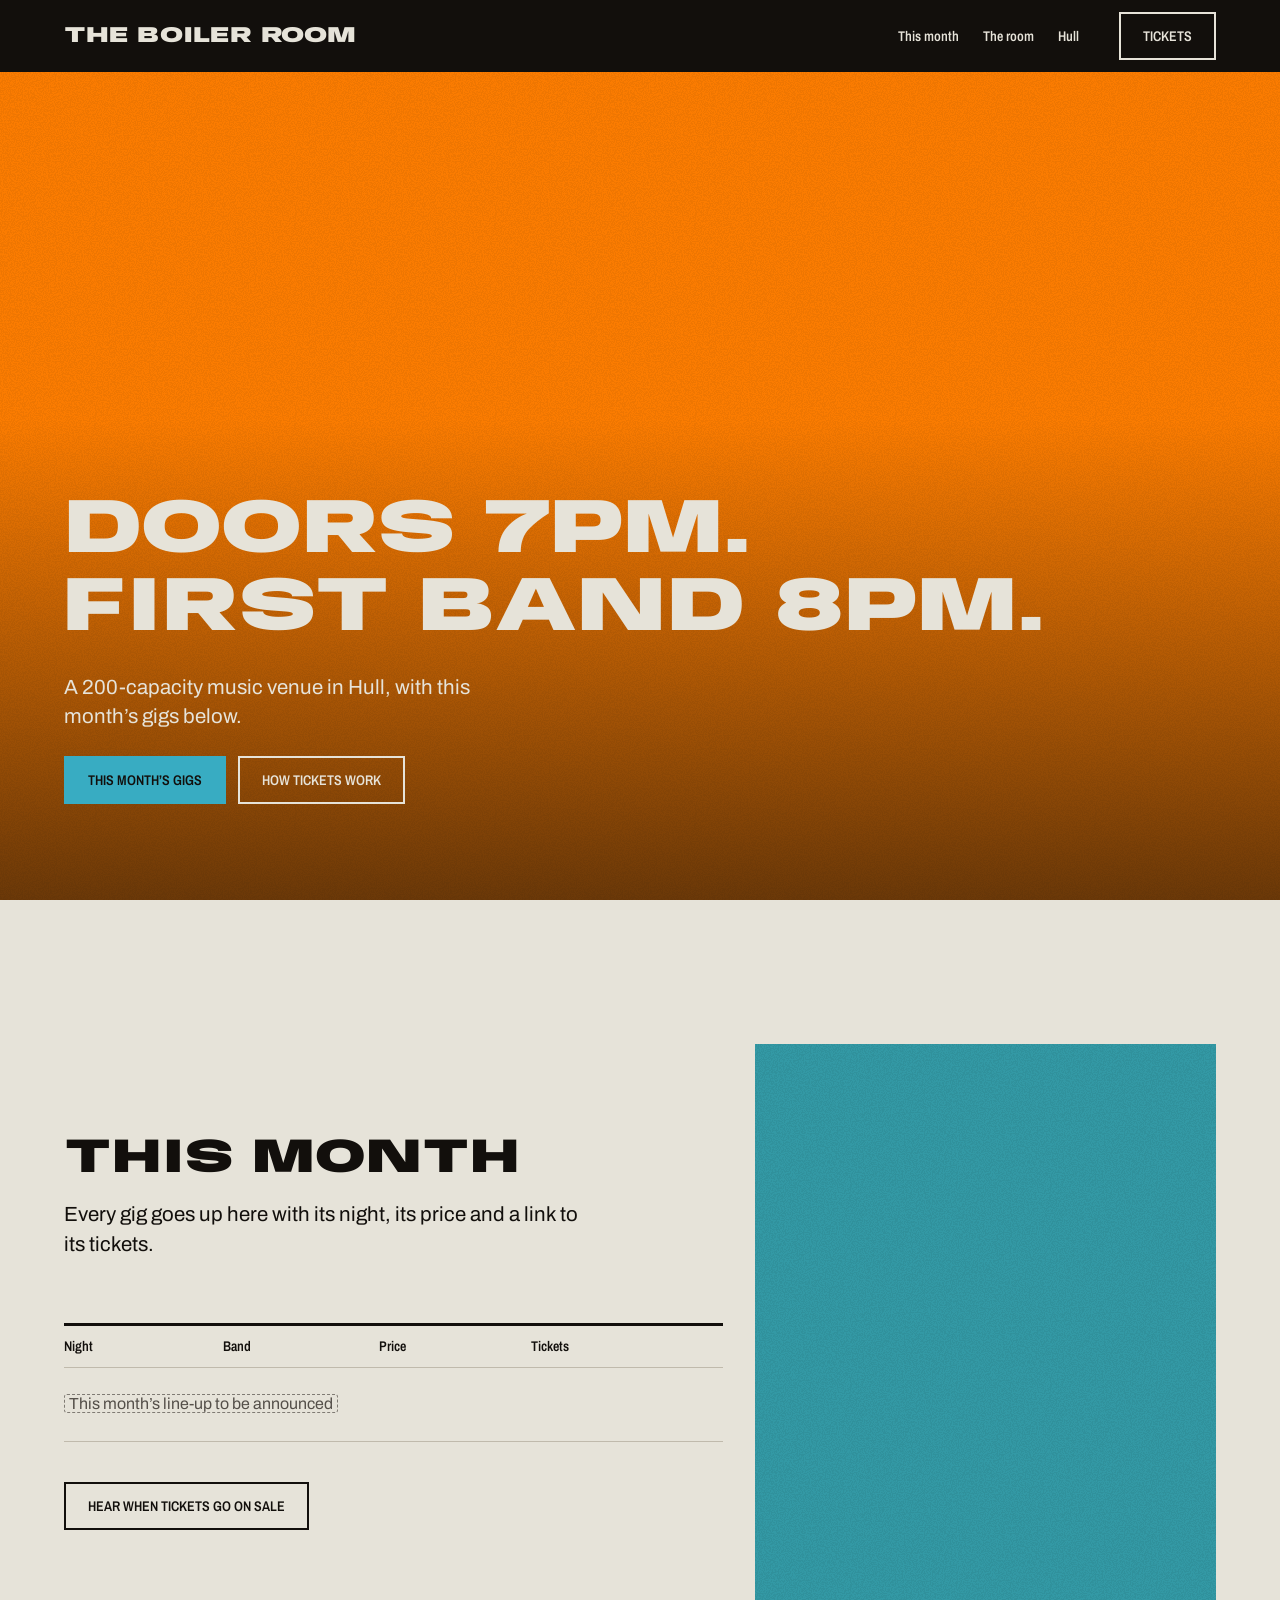
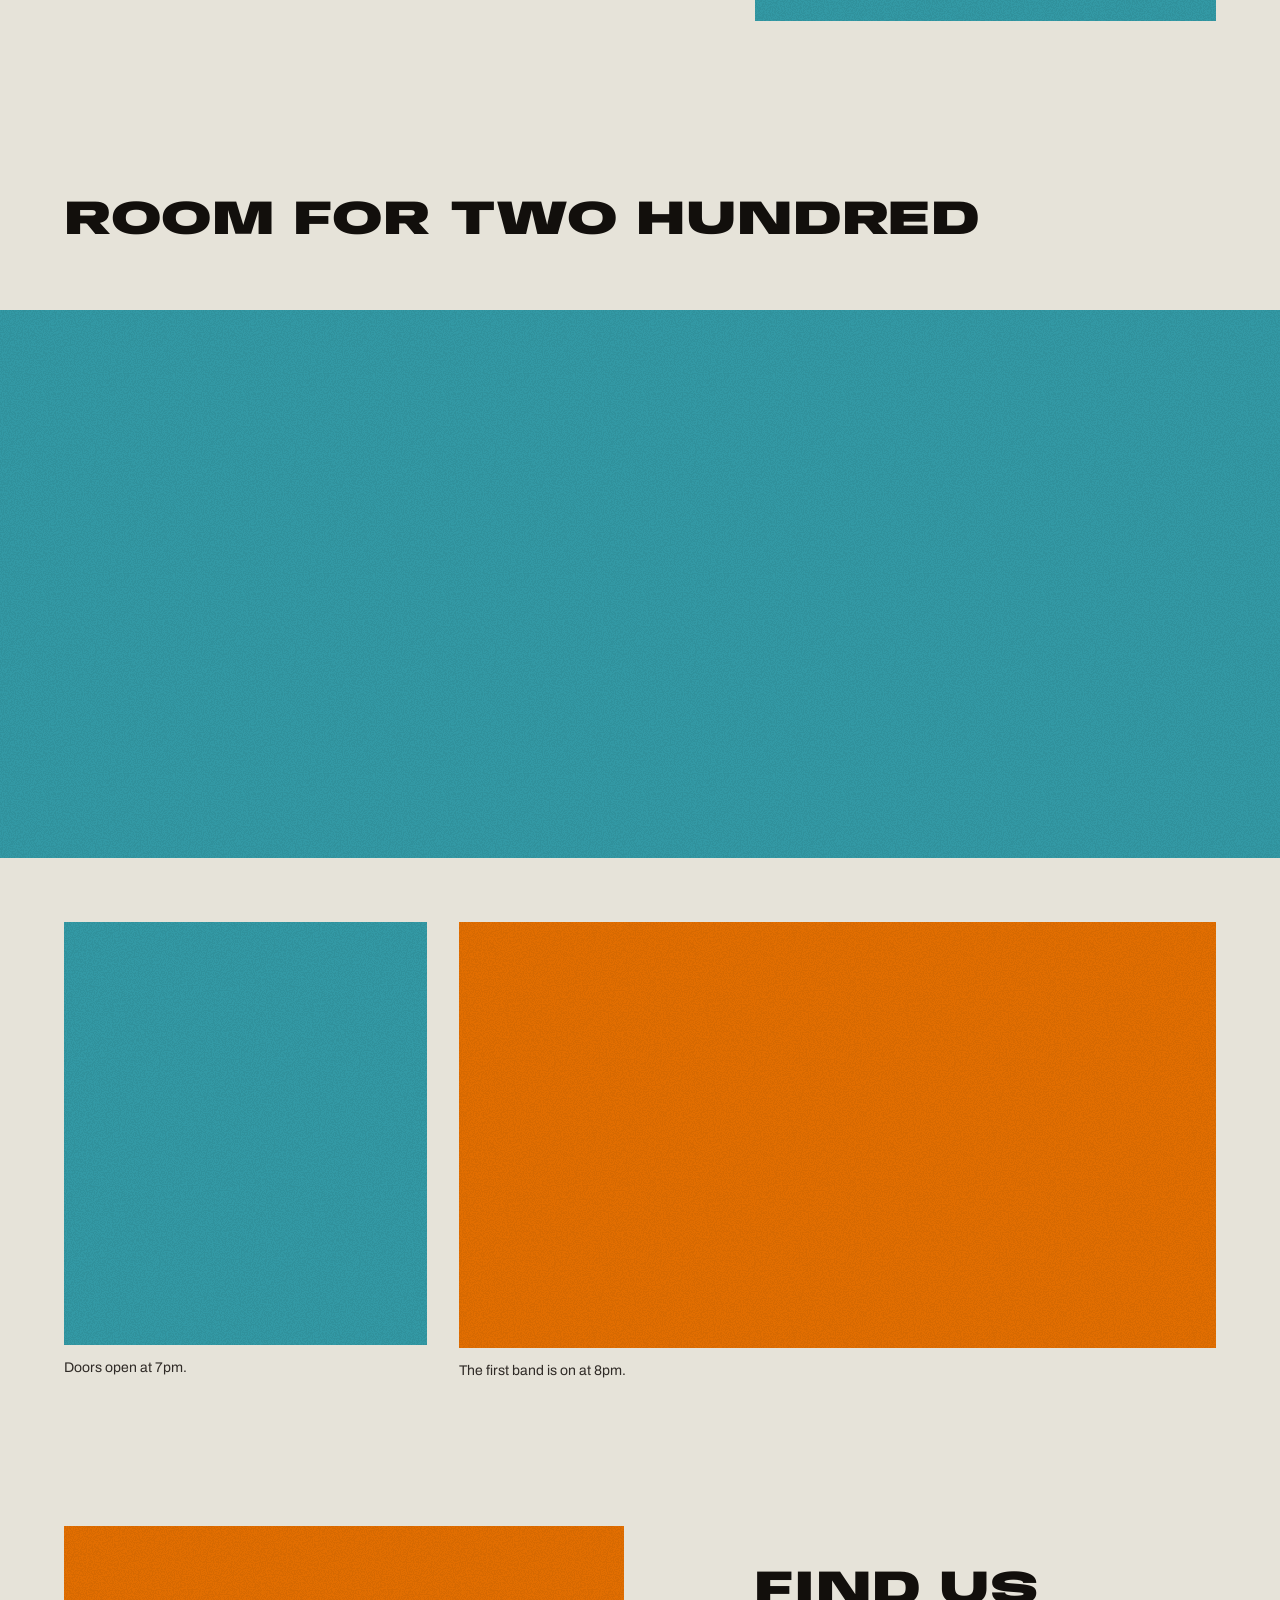
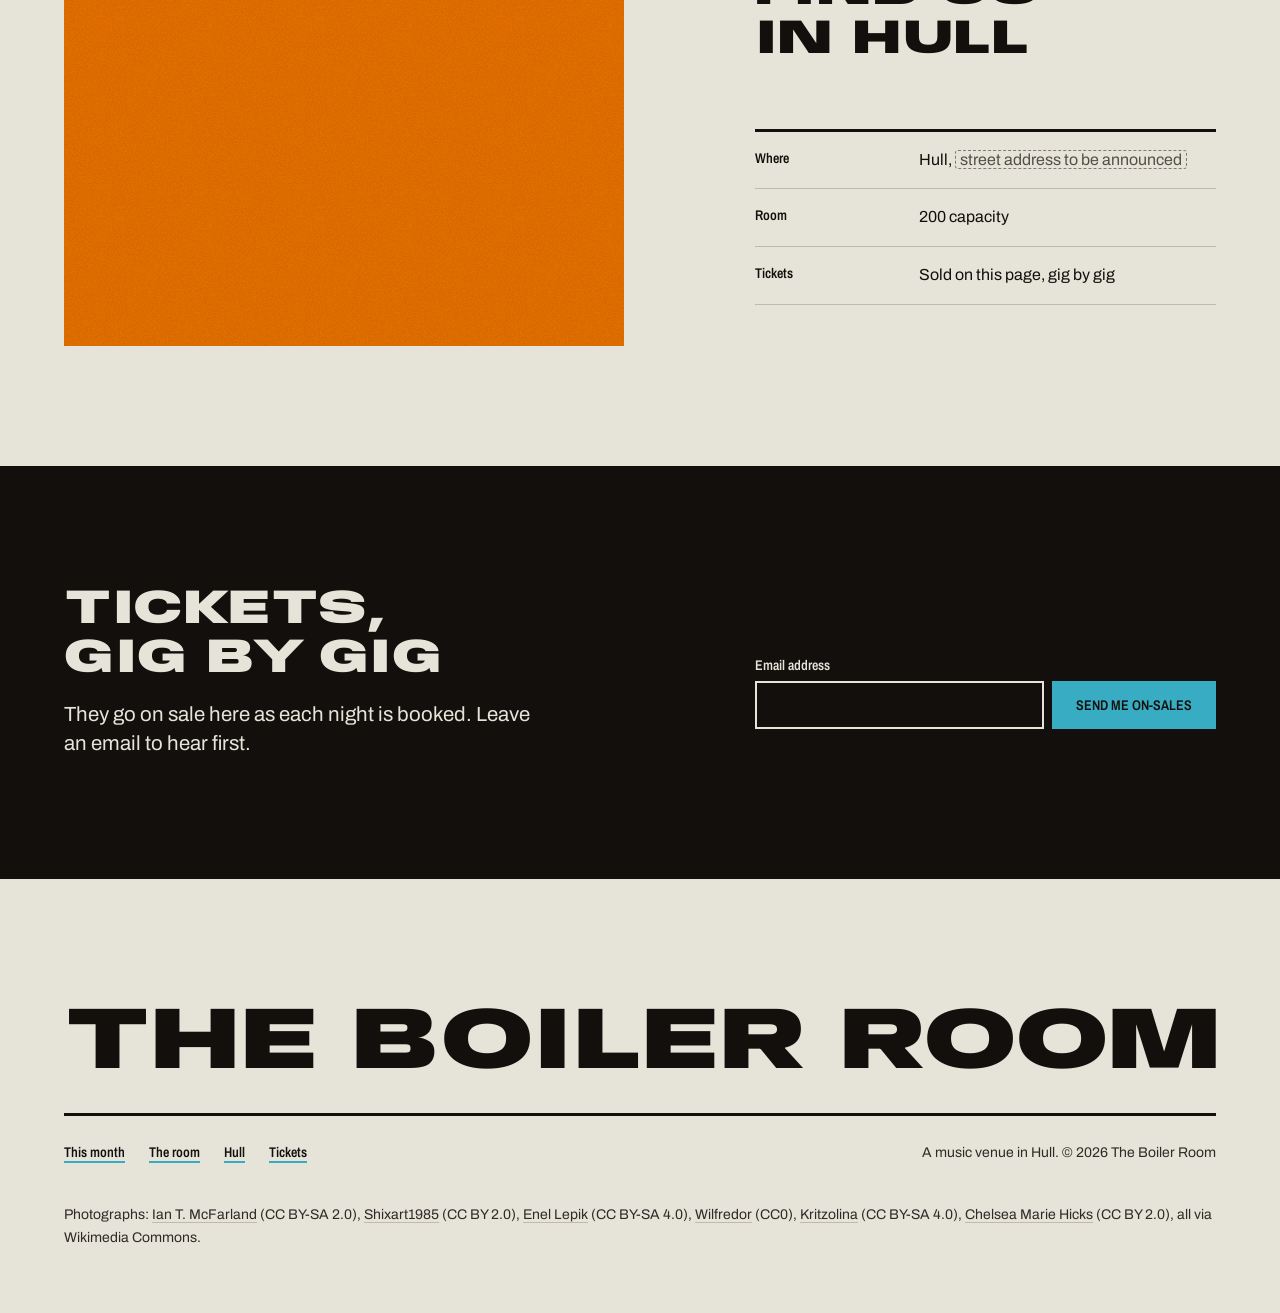
<file: .agents/skills/hallmark/scripts/fixtures/exemplars/playful.html>
<!doctype html>
<html lang="en-GB">
<head>
<meta charset="utf-8">
<meta name="viewport" content="width=device-width, initial-scale=1">
<title>The Boiler Room, Hull: this month’s gigs and tickets</title>
<meta name="description" content="The Boiler Room is a 200-capacity music venue in Hull. Doors 7pm, first band 8pm. This month’s gigs and tickets.">
<link rel="preconnect" href="https://fonts.googleapis.com">
<link rel="preconnect" href="https://fonts.gstatic.com" crossorigin>
<link href="https://fonts.googleapis.com/css2?family=Anybody:wdth,wght@100..150,900&family=Archivo:wght@400;600&family=Archivo+Narrow:wght@600&display=swap" rel="stylesheet">
<style>
/* Hallmark · job: visit · shape: Photographic · genre: playful · theme: Overprint (by request)
 * hero: Poster · nav: slab, the ink bar with the wordmark in stock colour, three links and a knocked-out Tickets outline · footer: mast, the wordmark across the container over the bar rule · imagery: photographs, library 6, mono pulled through one pass each · signature: the bill knocked out of a gig photograph printed in the orange pass · overprint: newsprint
 * axes: light/grotesk-heavy/cool · posture: full-palette · contrast: pass · fold: pass · v2.0.0 */
/* Hallmark · pre-emit critique: P4 H5 E4 S4 R4 V4 · weakest: S, the brief names no acts, so the listing is one honest slot and the photographs and the two times carry the night */
/* Hallmark · hero-review: in-thread · fix · 2 findings · 1 resolved 1 partial (the stage act is a laptop duo; the library holds no band shot with a dark foot, so the handoff asks for the venue's own) · finish-review: in-thread · fix · 1 finding · 1 resolved (the bill's room under the Poster raised to 96px) · gap: the two passes never cross on this page, so the moss shows nowhere */
:root {
  color-scheme: light;
  --space-3xs: 2px; --space-2xs: 4px; --space-xs: 8px; --space-sm: 12px; --space-md: 16px; --space-lg: 24px; --space-xl: 40px; --space-2xl: 64px; --space-3xl: 96px; --space-4xl: 144px;
  --text-xs: 0.8125rem; --text-sm: 0.875rem; --text-md: 1rem; --text-lg: 1.25rem; --text-xl: 1.5625rem; --text-2xl: 1.953rem; --text-3xl: 2.441rem;
  --text-display-s: clamp(2.25rem, 4vw + 0.5rem, 3.75rem); --text-display: clamp(2.75rem, 5vw + 1rem, 5.25rem);
  --text-section: clamp(2rem, 2.5vw + 1rem, 3.5rem); --text-title: clamp(1.25rem, 0.75vw + 0.875rem, 1.625rem); --text-lead: clamp(1.125rem, 0.35vw + 1rem, 1.375rem);
  --ease-out: cubic-bezier(0.16, 1, 0.3, 1); --ease-in: cubic-bezier(0.7, 0, 0.84, 0); --ease-in-out: cubic-bezier(0.65, 0, 0.35, 1);
  --dur-micro: 120ms; --dur-short: 220ms; --dur-long: 420ms;
  --color-error: oklch(52% 0.19 27); --color-success: oklch(50% 0.12 150);
  --container: 1440px; --gutter: 64px; --gap-columns: 32px; --section-gap-s: 120px; --section-gap: 144px; --section-gap-l: 176px;
  --z-base: 1; --z-raised: 10; --z-dropdown: 100; --z-sticky: 200; --z-sticky-nav: 300; --z-modal: 400; --z-toast: 500; --z-tooltip: 600;
  --color-paper: oklch(91.5% 0.014 92); --color-paper-2: oklch(88% 0.017 90); --color-paper-3: oklch(84% 0.02 88);
  --color-ink: oklch(17% 0.008 60); --color-ink-2: oklch(29% 0.01 60); --color-muted: oklch(43% 0.012 70);
  --color-rule: oklch(79% 0.02 85);
  --color-accent: oklch(69% 0.105 213); --color-accent-ink: oklch(17% 0.008 60); --color-focus: oklch(44% 0.1 220);
  --color-accent-2: oklch(72% 0.185 52); --color-accent-2-ink: oklch(17% 0.008 60);
  --color-mix: oklch(40% 0.106 129);
  --blend: multiply; --texture-opacity: 0.05;
  --font-display: "Anybody", ui-sans-serif, sans-serif; --font-body: "Archivo", ui-sans-serif, sans-serif;
  --font-outlier: "Archivo Narrow", ui-sans-serif, sans-serif;
  --radius-card: 0; --radius-pill: 0; --rule-hair: 1px; --rule-bar: 3px;
  --shadow-card: none;
  --tracking-display: -0.01em; --display-stretch: 140%;
}
*, *::before, *::after { box-sizing: border-box; }
html, body { overflow-x: clip; }
html { scrollbar-color: var(--color-muted) var(--color-paper); scroll-padding-top: var(--space-3xl); }
body { margin: 0; background: var(--color-paper); color: var(--color-ink); font-family: var(--font-body); font-size: var(--text-md); line-height: 1.55; -webkit-font-smoothing: antialiased; caret-color: var(--color-accent); }
::selection { background: color-mix(in oklab, var(--color-accent-2) 40%, transparent); }
:focus-visible { outline: 2px solid var(--color-focus); outline-offset: 2px; }
a { color: inherit; text-decoration-thickness: 1px; text-underline-offset: 0.16em; }
h1, h2, h3 { margin: 0; font-family: var(--font-display); font-weight: var(--display-weight, 700); font-synthesis: none; letter-spacing: var(--tracking-display); line-height: 1.05; overflow-wrap: break-word; min-width: 0; text-wrap: balance; }
h1 { max-width: 20ch; font-size: var(--text-display); } h2 { max-width: 30ch; font-size: var(--text-section); } h3 { max-width: 40ch; font-size: var(--text-title); line-height: 1.2; }
.lead { font-size: var(--text-lead); line-height: 1.45; max-width: 52ch; }
p { margin: 0; text-wrap: pretty; }
p:not([class]) { max-width: 65ch; }
img, video { max-width: 100%; height: auto; display: block; }
svg { display: block; }
[hidden] { display: none !important; }
button, input, select, textarea { font: inherit; }
.container { width: 100%; max-width: var(--container); margin-inline: auto; padding-inline: var(--gutter); box-sizing: border-box; }
.num, .figure, td.num { font-variant-numeric: tabular-nums; }
.visually-hidden { position: absolute; width: 1px; height: 1px; overflow: hidden; clip-path: inset(50%); white-space: nowrap; }
[data-slot] { position: relative; overflow: hidden; background: linear-gradient(160deg, var(--color-paper-2, var(--color-paper)), var(--color-paper-3, var(--color-paper))); }
[data-slot] > img { position: absolute; inset: 0; width: 100%; height: 100%; object-fit: cover; z-index: 1; }
[data-slot]:has(> img) > :not(img):not([data-keep]) { display: none !important; }
@media (max-width: 60rem) { :root { --gutter: 24px; --section-gap-s: 80px; --section-gap: 96px; --section-gap-l: 120px; } }
@media (max-width: 40rem) { :root { --gutter: 16px; --section-gap-s: 56px; --section-gap: 72px; --section-gap-l: 96px; --gap-columns: 16px; } }
@media (prefers-reduced-motion: reduce) { *:not(.keep-motion), *:not(.keep-motion)::before, *:not(.keep-motion)::after { animation-duration: 0.01ms !important; animation-iteration-count: 1 !important; transition-duration: 0.01ms !important; scroll-behavior: auto !important; } }
/* photographs: mono con=30 */
[data-slot] > img { filter: grayscale(1) contrast(1.3); }
:root {
  --nav-h: 72px;
  --text-bill: clamp(2.125rem, 6vw, 5.75rem);
  --grain: url("data:image/svg+xml,%3Csvg xmlns='http://www.w3.org/2000/svg' width='200' height='200'%3E%3Cfilter id='g'%3E%3CfeTurbulence type='fractalNoise' baseFrequency='0.85' numOctaves='2' stitchTiles='stitch'/%3E%3CfeColorMatrix values='0 0 0 0 0 0 0 0 0 0 0 0 0 0 0 0 0 0 9 -4'/%3E%3C/filter%3E%3Crect width='100%25' height='100%25' filter='url(%23g)'/%3E%3C/svg%3E");
}

h1, h2, h3 { font-weight: 900; font-stretch: var(--display-stretch); text-transform: uppercase; line-height: 1.02; }

/* the skip link */
.skip { position: absolute; left: var(--space-md); top: calc(-1 * var(--space-3xl)); z-index: var(--z-toast); padding: var(--space-xs) var(--space-md); background: var(--color-ink); color: var(--color-paper); }
.skip:focus-visible { top: var(--space-md); outline-color: var(--color-accent); }

/* controls: the pass-1 fill beside an inset ink outline; the press changes a fill at once */
.btn { display: inline-flex; align-items: center; justify-content: center; min-height: 48px; padding: 0 var(--space-lg); border: 0; border-radius: 0; background: none; font: 600 var(--text-sm)/1 var(--font-outlier); text-transform: uppercase; text-decoration: none; white-space: nowrap; cursor: pointer; }
.btn--primary { background: var(--color-accent); color: var(--color-accent-ink); }
.btn--primary:hover { background: color-mix(in oklab, var(--color-accent) 78%, var(--color-ink)); }
.btn--primary:active { background: color-mix(in oklab, var(--color-accent) 62%, var(--color-ink)); }
.btn--secondary { box-shadow: inset 0 0 0 2px var(--color-ink); color: var(--color-ink); }
.btn--secondary:hover { background: var(--color-ink); color: var(--color-paper); }
.btn--secondary:active { background: var(--color-ink-2); color: var(--color-paper); }
.btn--knock { box-shadow: inset 0 0 0 2px var(--color-paper); color: var(--color-paper); }
.btn--knock:hover { background: var(--color-paper); color: var(--color-ink); }
.btn--knock:active { background: var(--color-paper-3); color: var(--color-ink); }
.btn:focus-visible { outline: 2px solid var(--color-focus); outline-offset: 2px; }
.btn:disabled, .btn[aria-disabled="true"] { opacity: 0.55; cursor: not-allowed; }

/* the two passes: flat fills, multiplied, a photograph pulled through one of them */
.pass-1 { background: var(--color-accent); color: var(--color-accent-ink); mix-blend-mode: var(--blend); }
.pass-2 { background: var(--color-accent-2); color: var(--color-accent-2-ink); mix-blend-mode: var(--blend); }
.pass-1 > img, .pass-2 > img { mix-blend-mode: var(--blend); }
.grain { isolation: isolate; }
.grain::after { content: ""; position: absolute; inset: 0; z-index: 2; pointer-events: none; opacity: var(--texture-opacity); background: var(--grain) 0 0 / 200px; }

/* nav: the slab */
.slab { background: var(--color-ink); color: var(--color-paper); }
.slab__inner { display: flex; align-items: center; justify-content: space-between; gap: var(--space-lg); min-height: var(--nav-h); }
.wordmark { font: 900 1.375rem/1 var(--font-display); font-stretch: var(--display-stretch); text-transform: uppercase; letter-spacing: var(--tracking-display); color: var(--color-paper); text-decoration: none; white-space: nowrap; }
.slab__nav { display: flex; align-items: center; gap: var(--space-xl); }
.slab__links { display: flex; gap: var(--space-lg); margin: 0; padding: 0; list-style: none; }
.slab__links a { font: 600 var(--text-sm)/1 var(--font-outlier); color: var(--color-paper); text-decoration: underline; text-decoration-color: transparent; text-decoration-thickness: 2px; text-underline-offset: 0.35em; white-space: nowrap; }
.slab__links a:hover { text-decoration-color: var(--color-accent); }
.slab :focus-visible, .hero :focus-visible, .wordmark:focus-visible { outline: 2px solid var(--color-accent); outline-offset: 3px; }

/* hero: Poster, the bill knocked out to the stock over the photograph's darkest third */
.hero { position: relative; isolation: isolate; display: grid; align-items: end; min-height: calc(100dvh - var(--nav-h)); background: var(--color-ink); color: var(--color-paper); }
.hero__photo { position: absolute; inset: 0; margin: 0; z-index: 0; mix-blend-mode: normal; }
.hero__photo > img { object-position: 50% 40%; }
.hero__scrim { position: absolute; inset: 0; z-index: 1; pointer-events: none; background: linear-gradient(to top, color-mix(in oklab, var(--color-ink) 62%, transparent), transparent 58%); }
.hero__inner { position: relative; z-index: 3; display: grid; justify-items: start; gap: var(--space-lg); padding-block: var(--space-3xl); }
.hero__head { max-width: none; font-size: var(--text-bill); color: var(--color-paper); }
.hero__lead { max-width: 34ch; color: var(--color-paper); }
.hero__actions { display: flex; flex-wrap: wrap; gap: var(--space-sm); }

/* photographs: square, no frame, each printed through one pass */
.photo { position: relative; margin: 0; }
.photo--tall { aspect-ratio: 4 / 5; }
.photo--wide { aspect-ratio: 21 / 9; width: 100%; }
.photo--hull { aspect-ratio: 4 / 3; }
.caption { margin-top: var(--space-sm); font-size: var(--text-sm); color: var(--color-ink-2); }
.fill { padding: 0 0.25em; border: 1px dashed color-mix(in oklch, var(--color-muted) 70%, transparent); border-radius: 3px; color: var(--color-muted); -webkit-box-decoration-break: clone; box-decoration-break: clone; }

/* this month: the listing beside a photograph in the teal pass */
.listing { padding-top: var(--section-gap); }
.listing__grid { display: grid; grid-template-columns: repeat(12, minmax(0, 1fr)); column-gap: var(--gap-columns); align-items: center; }
.listing__text { grid-column: 1 / 8; display: grid; justify-items: start; }
.listing__text .lead { margin-top: var(--space-md); max-width: 44ch; }
.listing__shot { grid-column: 8 / 13; margin: 0; }
.bill { width: 100%; margin-block: var(--space-2xl) var(--space-xl); border-collapse: collapse; border-top: var(--rule-bar) solid var(--color-ink); font-variant-numeric: tabular-nums; }
.bill th { padding: var(--space-sm) var(--space-md) var(--space-sm) 0; border-bottom: var(--rule-hair) solid var(--color-rule); font: 600 var(--text-sm)/1.2 var(--font-outlier); text-align: left; white-space: nowrap; }
.bill td { padding: var(--space-lg) 0; border-bottom: var(--rule-hair) solid var(--color-rule); }

/* the room: the stage before doors, full bleed, then the night in two */
.room { padding-top: var(--section-gap-l); }
.room h2 { margin-bottom: var(--space-2xl); }
.room__pair { display: grid; grid-template-columns: repeat(12, minmax(0, 1fr)); column-gap: var(--gap-columns); margin-top: var(--space-2xl); }
.room__shot { margin: 0; }
.room__shot--doors { grid-column: 1 / 5; }
.room__shot--doors .photo { aspect-ratio: 6 / 7; }
.room__shot--band { grid-column: 5 / 13; }
.room__shot--band .photo { aspect-ratio: 16 / 9; }

/* hull: the photograph on the other side, the facts as a list under the bar rule */
.hull { padding-block: var(--section-gap) var(--section-gap-s); }
.hull__grid { display: grid; grid-template-columns: repeat(12, minmax(0, 1fr)); column-gap: var(--gap-columns); align-items: center; }
.hull__grid > .photo { grid-column: 1 / 7; }
.hull__text { grid-column: 8 / 13; }
.facts { margin: var(--space-2xl) 0 0; border-top: var(--rule-bar) solid var(--color-ink); }
.facts > div { display: grid; grid-template-columns: minmax(0, 1fr) minmax(0, 2fr); gap: var(--space-md); padding-block: var(--space-md); border-bottom: var(--rule-hair) solid var(--color-rule); }
.facts dt { font: 600 var(--text-sm)/1.5 var(--font-outlier); }
.facts dd { margin: 0; }

/* tickets: the ink band, stock type, the on-sale field */
.tickets { padding-block: var(--section-gap-s); background: var(--color-ink); color: var(--color-paper); }
.tickets__grid { display: grid; grid-template-columns: repeat(12, minmax(0, 1fr)); column-gap: var(--gap-columns); align-items: end; }
.tickets__text { grid-column: 1 / 8; }
.tickets__text .lead { margin-top: var(--space-md); max-width: 40ch; }
.onsale { grid-column: 8 / 13; }
.onsale label { display: block; margin-bottom: var(--space-xs); font: 600 var(--text-sm)/1.2 var(--font-outlier); }
.onsale__row { display: flex; gap: var(--space-xs); }
.onsale input { flex: 1; min-width: 0; min-height: 48px; padding: 0 var(--space-md); border: 0; border-radius: 0; background: var(--color-ink); color: var(--color-paper); box-shadow: inset 0 0 0 2px var(--color-paper); font: 400 var(--text-md) var(--font-body); outline: 2px solid transparent; outline-offset: 2px; }
.onsale input:focus-visible { outline-color: var(--color-accent); }
.onsale input[aria-invalid] { box-shadow: inset 0 0 0 2px var(--color-error); }
.onsale__help { min-height: 1lh; margin-top: var(--space-xs); font-size: var(--text-sm); color: var(--color-paper-3); }
.tickets :focus-visible { outline-color: var(--color-accent); }

/* footer: the mast */
.mast { padding-block: var(--section-gap-s) var(--space-2xl); }
.mast__word { margin: 0; font: 900 clamp(1.5rem, 6.85vw, 6.15rem)/1.02 var(--font-display); font-stretch: var(--display-stretch); text-transform: uppercase; letter-spacing: var(--tracking-display); white-space: nowrap; }
.mast__row { display: flex; flex-wrap: wrap; align-items: baseline; justify-content: space-between; gap: var(--space-lg); margin-top: var(--space-lg); padding-top: var(--space-lg); border-top: var(--rule-bar) solid var(--color-ink); }
.mast__links { display: flex; flex-wrap: wrap; gap: var(--space-lg); margin: 0; padding: 0; list-style: none; }
.mast__links a { font: 600 var(--text-sm)/1.2 var(--font-outlier); text-decoration: underline; text-decoration-color: var(--color-accent); text-decoration-thickness: 2px; text-underline-offset: 0.3em; }
.mast__links a:hover { text-decoration-color: var(--color-ink); }
.mast__note { margin: 0; font-size: var(--text-sm); color: var(--color-ink-2); }
.mast__credits { max-width: none; margin: var(--space-xl) 0 0; font-size: var(--text-sm); line-height: 1.6; color: var(--color-ink-2); }
.mast__credits span { white-space: nowrap; }
.mast__credits a { color: inherit; text-decoration: underline; text-decoration-color: var(--color-rule); text-decoration-thickness: 1px; text-underline-offset: 0.2em; }
.mast__credits a:hover { text-decoration-color: var(--color-ink); }

@media (max-width: 60rem) {
  .slab__links { display: none; }
  .hero { min-height: calc(92dvh - var(--nav-h)); }
  .listing__text, .listing__shot, .hull__grid > .photo, .hull__text, .tickets__text, .onsale { grid-column: 1 / -1; }
  .listing__shot, .hull__text, .onsale { margin-top: var(--space-2xl); }
  .room__shot--doors, .room__shot--band { grid-column: 1 / -1; }
  .room__shot--band { margin-top: var(--space-xl); }
}
@media (max-width: 40rem) {
  .wordmark { font-size: 1.0625rem; }
  .slab__nav { gap: var(--space-md); }
  .hero__inner { padding-block: var(--space-2xl) var(--space-xl); }
  .bill th:nth-child(n+3) { display: none; }
  .onsale__row { flex-direction: column; }
}
</style>
</head>
<body>
<a class="skip" href="#main">Skip to content</a>

<header class="slab">
  <div class="container slab__inner">
    <a class="wordmark" href="#main" aria-label="The Boiler Room, home">The Boiler Room</a>
    <nav class="slab__nav" aria-label="Main">
      <ul class="slab__links">
        <li><a href="#this-month">This month</a></li>
        <li><a href="#the-room">The room</a></li>
        <li><a href="#hull">Hull</a></li>
      </ul>
      <a class="btn btn--knock" href="#tickets">Tickets</a>
    </nav>
  </div>
</header>

<main id="main">
  <section class="hero" aria-labelledby="hero-head">
    <figure class="hero__photo pass-2 grain" data-slot="hero" data-alt="A gig night at the Boiler Room: the crowd from behind, hands up, the stage lit, with a dark lower half for the bill">
      <img src="https://upload.wikimedia.org/wikipedia/commons/thumb/d/d1/Lights_%282011-04-24_by_Ian_T._McFarland%29.jpg/1280px-Lights_%282011-04-24_by_Ian_T._McFarland%29.jpg" width="3198" height="2555" fetchpriority="high" alt="Two guitarists in silhouette on a small stage, lit through smoke" style="object-position: 55% 40%">
    </figure>
    <div class="hero__scrim" aria-hidden="true"></div>
    <div class="container hero__inner">
      <h1 id="hero-head" class="hero__head">Doors&nbsp;7pm.<br>First&nbsp;band 8pm.</h1>
      <p class="lead hero__lead">A 200-capacity music venue in Hull, with this month’s gigs below.</p>
      <div class="hero__actions">
        <a class="btn btn--primary" href="#this-month">This month’s gigs</a>
        <a class="btn btn--knock" href="#tickets">How tickets work</a>
      </div>
    </div>
  </section>

  <section id="this-month" class="listing" aria-labelledby="month-head">
    <div class="container listing__grid">
      <div class="listing__text">
        <h2 id="month-head">This month</h2>
        <p class="lead">Every gig goes up here with its night, its price and a link to its tickets.</p>
        <table class="bill">
          <caption class="visually-hidden">Gigs at the Boiler Room this month</caption>
          <thead>
            <tr><th scope="col">Night</th><th scope="col">Band</th><th scope="col">Price</th><th scope="col">Tickets</th></tr>
          </thead>
          <tbody>
            <tr><td colspan="4"><span class="fill" data-fill="line-up">This month’s line-up to be announced</span></td></tr>
          </tbody>
        </table>
        <a class="btn btn--secondary" href="#tickets">Hear when tickets go on sale</a>
      </div>
      <figure class="listing__shot">
        <div class="photo photo--tall pass-1 grain" data-slot="month" data-alt="A gig at the Boiler Room from the floor: a fan with both arms up, the band behind in the stage haze">
          <img src="https://upload.wikimedia.org/wikipedia/commons/thumb/f/f6/Energetic_guitarist_performs_on_stage_during_a_lively_music_festival_at_night%2C_surrounded_by_vibrant_lights_and_excited_fans.jpg/1280px-Energetic_guitarist_performs_on_stage_during_a_lively_music_festival_at_night%2C_surrounded_by_vibrant_lights_and_excited_fans.jpg" width="2300" height="1530" loading="lazy" alt="A long-haired guitarist playing under the stage lights in haze" style="object-position: 45% 55%">
        </div>
      </figure>
    </div>
  </section>

  <section id="the-room" class="room" aria-labelledby="room-head">
    <div class="container">
      <h2 id="room-head">Room for two hundred</h2>
    </div>
    <div class="photo photo--wide pass-1 grain" data-slot="room" data-alt="The Boiler Room before doors: the stage, the drum kit and the microphone, wide, from the floor">
      <img src="https://upload.wikimedia.org/wikipedia/commons/thumb/2/2f/Ansambel_SkaMeika%C2%B4.jpg/1280px-Ansambel_SkaMeika%C2%B4.jpg" width="5760" height="2880" loading="lazy" alt="The shadows of a band, horns and all, thrown on a lit screen behind the stage" style="object-position: 50% 55%">
    </div>
    <div class="container room__pair">
      <figure class="room__shot room__shot--doors">
        <div class="photo pass-1 grain" data-slot="doors" data-alt="People coming in at the Boiler Room as the doors open">
          <img src="https://upload.wikimedia.org/wikipedia/commons/thumb/e/e0/Man_playing_an_acoustic_brazilian_guitar_%28Viol%C3%A3o%29_on_Marco_Zero_Square%2C_Refice%2C_Pernambuco%2C_Brazil.jpg/1280px-Man_playing_an_acoustic_brazilian_guitar_%28Viol%C3%A3o%29_on_Marco_Zero_Square%2C_Refice%2C_Pernambuco%2C_Brazil.jpg" width="1920" height="1280" loading="lazy" alt="A weathered hand picking the strings of a resonator guitar" style="object-position: 30% 45%">
        </div>
        <figcaption class="caption">Doors open at 7pm.</figcaption>
      </figure>
      <figure class="room__shot room__shot--band">
        <div class="photo pass-2 grain" data-slot="band" data-alt="The first band of the night on the Boiler Room stage">
          <img src="https://upload.wikimedia.org/wikipedia/commons/thumb/4/4f/Kratzen_at_Puch_Open_Air_2024_02.jpg/1280px-Kratzen_at_Puch_Open_Air_2024_02.jpg" width="5472" height="3648" loading="lazy" alt="A bass player and a keyboard player on stage under the lights" style="object-position: 50% 40%">
        </div>
        <figcaption class="caption">The first band is on at 8pm.</figcaption>
      </figure>
    </div>
  </section>

  <section id="hull" class="hull" aria-labelledby="hull-head">
    <div class="container hull__grid">
      <div class="photo photo--hull pass-2 grain" data-slot="bar" data-alt="The Boiler Room on a gig night, the bar and the room from inside">
        <img src="https://upload.wikimedia.org/wikipedia/commons/thumb/5/51/Cure_cocktail_bar_New_Orleans_2011.jpg/1280px-Cure_cocktail_bar_New_Orleans_2011.jpg" width="4752" height="3168" loading="lazy" alt="A dim bar with lit shelves of bottles and a bartender at work" style="object-position: 25% 35%">
      </div>
      <div class="hull__text">
        <h2 id="hull-head">Find us in Hull</h2>
        <dl class="facts">
          <div><dt>Where</dt><dd>Hull, <span class="fill" data-fill="address">street address to be announced</span></dd></div>
          <div><dt>Room</dt><dd>200 capacity</dd></div>
          <div><dt>Tickets</dt><dd>Sold on this page, gig by gig</dd></div>
        </dl>
      </div>
    </div>
  </section>

  <section id="tickets" class="tickets" aria-labelledby="tickets-head">
    <div class="container tickets__grid">
      <div class="tickets__text">
        <h2 id="tickets-head">Tickets, gig by gig</h2>
        <p class="lead">They go on sale here as each night is booked. Leave an email to hear first.</p>
      </div>
      <form class="onsale" data-endpoint="" novalidate>
        <label for="onsale-email">Email address</label>
        <div class="onsale__row">
          <input id="onsale-email" name="email" type="email" inputmode="email" autocomplete="email" required>
          <button class="btn btn--primary" type="submit">Send me on-sales</button>
        </div>
        <p class="onsale__help" id="onsale-help" aria-live="polite"></p>
      </form>
    </div>
  </section>
</main>

<footer class="mast">
  <div class="container">
    <p class="mast__word">The Boiler Room</p>
    <div class="mast__row">
      <nav aria-label="Footer">
        <ul class="mast__links">
          <li><a href="#this-month">This month</a></li>
          <li><a href="#the-room">The room</a></li>
          <li><a href="#hull">Hull</a></li>
          <li><a href="#tickets">Tickets</a></li>
        </ul>
      </nav>
      <p class="mast__note">A music venue in Hull. © 2026 The Boiler Room</p>
    </div>
    <p class="mast__credits" data-credits>Photographs: <a href="https://commons.wikimedia.org/wiki/File:Lights_(2011-04-24_by_Ian_T._McFarland).jpg">Ian T. McFarland</a> <span>(CC BY-SA 2.0)</span>, <a href="https://commons.wikimedia.org/wiki/File:Energetic_guitarist_performs_on_stage_during_a_lively_music_festival_at_night,_surrounded_by_vibrant_lights_and_excited_fans.jpg">Shixart1985</a> <span>(CC BY 2.0)</span>, <a href="https://commons.wikimedia.org/wiki/File:Ansambel_SkaMeika%C2%B4.jpg">Enel Lepik</a> <span>(CC BY-SA 4.0)</span>, <a href="https://commons.wikimedia.org/wiki/File:Man_playing_an_acoustic_brazilian_guitar_(Viol%C3%A3o)_on_Marco_Zero_Square,_Refice,_Pernambuco,_Brazil.jpg">Wilfredor</a> <span>(CC0)</span>, <a href="https://commons.wikimedia.org/wiki/File:Kratzen_at_Puch_Open_Air_2024_02.jpg">Kritzolina</a> <span>(CC BY-SA 4.0)</span>, <a href="https://commons.wikimedia.org/wiki/File:Cure_cocktail_bar_New_Orleans_2011.jpg">Chelsea Marie Hicks</a> <span>(CC BY 2.0)</span>, all via Wikimedia Commons.</p>
  </div>
</footer>

<script>
document.querySelectorAll('form[data-endpoint]').forEach((form) => {
  const input = form.querySelector('input'), help = form.querySelector('[aria-live]');
  form.addEventListener('submit', (e) => {
    e.preventDefault();
    const ok = input.checkValidity();
    input.toggleAttribute('aria-invalid', !ok);
    if (!ok) { input.setAttribute('aria-describedby', help.id); help.textContent = 'That address looks incomplete. Write it as name@example.com.'; input.focus(); return; }
    if (!form.dataset.endpoint) { help.textContent = 'Nothing was sent: this form is not connected yet.'; return; }
    fetch(form.dataset.endpoint, { method: 'POST', body: new FormData(form) })
      .then((r) => { help.textContent = r.ok ? 'Thanks. On-sales go to ' + input.value.trim() + '.' : 'That did not go through. Try again in a minute.'; })
      .catch(() => { help.textContent = 'That did not go through. Try again in a minute.'; });
  });
});
window.hallmarkSlots = (m) => { for (const [k, v] of Object.entries(m)) { const s = document.querySelector(`[data-slot="${k}"]`); if (!s) continue; const im = new Image(); im.src = typeof v === 'string' ? v : v.src; im.alt = (typeof v === 'object' && v.alt) || s.dataset.alt || ''; s.querySelectorAll(':scope > img').forEach((o) => o.remove()); s.prepend(im); } };
document.querySelectorAll('[data-slot] > img').forEach((i) => { if (i.complete && !i.naturalWidth) i.remove(); else i.addEventListener('error', () => i.remove(), { once: true }); });
</script>
</body>
</html>
</file>
<file: site/styles.css>
/* Hallmark traits: analytics workbench; signature: data-driven bento scenes; step 10. */
/* Critique: strengthen report hierarchy and reveal the evidence with restrained motion. */
:root{--page:#F4F6F1;--card:#FFFFFF;--border:#D3D8CF;--chart:#7E8B63;--action:#5F6B47;--text:#1F2A1C;--secondary:#5E6859;--positive:#4A5538;--negative:#B5483C;--soft:#EDF0E7;--font:system-ui,-apple-system,BlinkMacSystemFont,"Segoe UI",sans-serif;--radius:12px;
  --font-display:"Newsreader",Georgia,serif;
  --band:var(--text);--band-text:var(--card);--band-secondary:#CCD5C7;--band-border:#52604C;--band-line:#C0D5A3;--band-positive:#D2E4BF;--band-negative:#FFB4A7;
  --band-glow:#C0D5A31A;--band-area:#C0D5A329;--clear:transparent;
  --ease-smooth-out:cubic-bezier(0.22,1,0.36,1);
  --pulse-dur:500ms;--pulse-count:1;--pulse-min:0.5;
  --reveal-dur:200ms;--reveal-blur:0px;--reveal-ease:var(--ease-smooth-out);
  --page-slide-dur:200ms;--page-fade-dur:200ms;--page-slide-distance:8px;--page-blur:0px;--page-stagger:0ms;--page-exit-enabled:1;
  --page-slide-ease:var(--ease-smooth-out);--page-fade-ease:var(--ease-smooth-out);
}
*{box-sizing:border-box}html{color-scheme:light;scrollbar-color:var(--border) var(--page)}body{margin:0;background:var(--page);color:var(--text);font:400 15px/1.5 var(--font);font-variant-numeric:tabular-nums}::selection{background:var(--border);color:var(--text)}button,input,select{font:inherit;color:inherit}input,select{caret-color:var(--action)}button,a,input,select,summary{-webkit-tap-highlight-color:transparent;touch-action:manipulation}a{color:var(--action);text-underline-offset:3px}button{cursor:pointer;border:1px solid var(--border);background:var(--card);border-radius:6px;padding:10px 16px;min-height:42px;font-weight:600}button:hover{background:var(--soft);border-color:var(--action)}button:active{background:var(--border)}button:disabled{opacity:.6;cursor:default}button:focus-visible,a:focus-visible,input:focus-visible,select:focus-visible,summary:focus-visible,svg [tabindex]:focus-visible{outline:2px solid var(--action);outline-offset:3px}[hidden]{display:none!important}.sr-only,.skip-link:not(:focus){position:absolute;width:1px;height:1px;overflow:hidden;clip-path:inset(50%);white-space:nowrap}.skip-link:focus{position:fixed;top:12px;left:12px;background:var(--card);padding:12px;z-index:10}.topbar{height:72px;border-bottom:1px solid var(--border);display:flex;align-items:center;justify-content:space-between;padding:0 max(32px,calc((100vw - 1320px)/2));gap:24px}.brand{font-size:20px;font-weight:600;color:var(--text);text-decoration:none;letter-spacing:-.025em}nav{display:flex;align-self:stretch;gap:30px}nav a{display:flex;align-items:center;border-bottom:2px solid transparent;text-decoration:none;color:var(--secondary);padding:0 2px}nav a[aria-current=page]{border-bottom-color:var(--action);color:var(--text);font-weight:600}main{max-width:1384px;margin:auto;padding:24px 32px 48px}h1,h2,h3,p{overflow-wrap:anywhere}h1,h2,h3{font-weight:600;text-wrap:balance}h1{font-size:clamp(28px,3vw,38px);letter-spacing:-.025em;line-height:1.2;margin:0 0 8px}h2{font-size:17px;line-height:1.3;margin:0}p{text-wrap:pretty}.search-panel{margin-bottom:32px}.search-fields{display:grid;grid-template-columns:minmax(0,1fr) auto;gap:16px;align-items:end}label{display:block;font-size:14px;font-weight:600}input,select{display:block;width:100%;min-width:0;margin-top:6px;min-height:44px;padding:10px 12px;border:1px solid var(--border);border-radius:6px;background:var(--card);font-weight:400}input::placeholder{color:var(--secondary);opacity:1}.primary{background:var(--action);border-color:var(--action);color:white;min-height:44px;padding-inline:24px}.primary:hover{background:var(--positive);color:white}.primary:active{background:var(--text)}.search-options{margin-top:12px}.search-options>summary{display:inline-block;cursor:pointer;color:var(--action);font-size:14px;font-weight:600;list-style:none;min-height:32px;padding:4px 0;text-decoration:underline;text-underline-offset:4px}.search-options>summary::-webkit-details-marker{display:none}.options-grid{display:grid;grid-template-columns:1fr 1fr 1fr;gap:20px;padding:20px 0 4px}.options-grid>div{min-width:0}.range-fields{display:grid;grid-template-columns:1fr 1fr;gap:12px}.chips,.range-presets{display:flex;flex-wrap:wrap;gap:6px;margin-top:10px}.chip{padding:5px 10px;min-height:34px;font-size:13px;font-weight:400}.suggestions{display:flex;align-items:baseline;gap:16px;padding-top:12px;font-size:14px;color:var(--secondary)}.suggestions .chips{margin:0}.report-heading{display:flex;justify-content:space-between;gap:24px;align-items:center;margin-bottom:24px}.report-heading>div{min-width:0}.report-heading p{margin:0;color:var(--secondary);font-size:14px}.report-actions{display:flex;gap:8px;flex-shrink:0}.report-actions button{font-size:14px}.report-actions #save-report{color:var(--action)}#back-parent{display:inline-block;font-size:14px;margin-bottom:12px}.panel{background:var(--card);border:1px solid var(--border);border-radius:var(--radius);padding:24px;min-width:0}.panel-heading{display:flex;align-items:center;justify-content:space-between;gap:12px;padding-bottom:16px;margin-bottom:8px;border-bottom:1px solid var(--border)}.chart-panel{padding:28px 28px 18px;margin-bottom:24px}.kpi-grid{display:grid;grid-template-columns:repeat(3,minmax(0,1fr));gap:32px;padding-bottom:8px}.kpi{min-width:0}.kpi-label{display:flex;align-items:center;gap:8px;font-size:14px;color:var(--secondary)}.kpi-value{font-size:clamp(28px,3.3vw,42px);font-weight:600;line-height:1.2;letter-spacing:-.025em;margin:8px 0 0}.positive{color:var(--positive)}.negative{color:var(--negative)}.number{white-space:nowrap;font-variant-numeric:tabular-nums}.chart-panel svg{display:block;width:100%;height:auto;margin-top:12px}.chart-grid{stroke:var(--border);stroke-dasharray:3 6}.chart-label{fill:var(--secondary);font-family:var(--font);font-size:12px}.chart-line{stroke:var(--chart);stroke-width:2.5;fill:none;stroke-linejoin:round;stroke-linecap:round}.chart-area{fill:var(--chart);fill-opacity:.12}.chart-point{fill:var(--card);stroke:var(--chart);stroke-width:2}.chart-point:hover,.chart-point:focus{r:5}.partial-year{stroke-dasharray:6 5}.partial-point{fill:var(--border)}.insight-grid{display:grid;grid-template-columns:repeat(3,minmax(0,1fr));gap:24px;margin-bottom:24px;align-items:start}.momentum-segments{display:grid;grid-template-columns:repeat(4,minmax(0,1fr));gap:3px;margin:20px 0}.momentum-segments span{border:1px solid var(--border);border-radius:3px;text-align:center;font-size:12px;padding:8px 2px;color:var(--secondary);white-space:nowrap}.momentum-segments [aria-current=true]{background:var(--action);border-color:var(--action);color:white}.momentum-panel #headline{font-size:16px;line-height:1.6;margin:0 0 12px;max-width:65ch}#momentum-unavailable{color:var(--secondary);font-size:14px}.text-button{padding:4px 0;border:0;border-radius:0;background:transparent;min-height:36px;color:var(--action);font-size:14px;text-decoration:underline;text-underline-offset:4px}.text-button:hover{background:transparent;color:var(--text)}.rank-list{list-style:none;padding:0;margin:0}.rank-list li{display:flex;gap:16px;justify-content:space-between;align-items:baseline;padding:12px 0;border-bottom:1px solid var(--border);font-size:14px}.rank-list li:last-child{border:0}.rank-name{min-width:0}.rank-name a{text-decoration:none}.rank-name a:hover{text-decoration:underline}.rank-list .number{font-weight:600}.country-row{padding:12px 0 8px}.row-heading{display:flex;justify-content:space-between;gap:16px;font-size:14px}.bar-track{height:3px;background:var(--soft);margin-top:8px}.bar-fill{height:100%;background:var(--action)}.gcc{font:inherit;font-size:12px;color:var(--secondary);margin-left:6px;text-decoration:none}#regional-counts{border-top:1px solid var(--border);padding-top:14px;font-size:14px;line-height:1.6;margin-bottom:6px}.publication-grid{display:grid;grid-template-columns:minmax(0,1fr) minmax(0,1.5fr);gap:24px;margin-bottom:24px;align-items:start}.paper{padding:16px 0;border-bottom:1px solid var(--border)}.paper:last-child{border:0}.paper h3{font-size:15px;line-height:1.45;margin:0 0 8px;font-weight:600;text-wrap:pretty}.paper h3 a{text-decoration:none}.paper h3 a:hover{text-decoration:underline}.paper p{font-size:13px;color:var(--secondary);margin:4px 0}.paper-meta{font-size:13px;color:var(--secondary);display:flex;justify-content:space-between;gap:16px}.topics-panel{padding-bottom:0;overflow:visible}.topic-columns,.topic-row{display:grid;grid-template-columns:minmax(0,1fr) 72px 80px;gap:16px;align-items:center}.topic-columns{font-size:13px;color:var(--secondary);margin:16px 0 0;padding-bottom:12px;width:calc(50% - 12px)}.topic-columns>span:not(:first-child){text-align:right}.topics-grid{display:grid;grid-template-columns:repeat(2,minmax(0,1fr));column-gap:32px}.topic-row{position:relative;min-width:0;width:100%;padding:18px 0;min-height:64px;border:0;border-top:1px solid var(--border);border-radius:0;text-align:left;font-weight:400;background:transparent;font-size:14px;text-decoration:none}.topic-row .number{text-align:right;font-size:13px}.topic-row:hover{background:var(--soft);border-color:var(--border)}.topic-name{color:var(--action);min-width:0;overflow-wrap:anywhere}.help{position:relative;display:inline-flex;vertical-align:middle;font-weight:400;flex-shrink:0}.help-trigger{border:1px solid var(--border);border-radius:50%;color:var(--secondary);font-size:12px;width:20px;height:20px;min-height:20px;padding:0;line-height:18px;font-weight:600;text-align:center}.help-trigger::before{content:"";position:absolute;inset:-7px}.tooltip{position:absolute;z-index:20;top:calc(100% + 12px);right:0;width:280px;max-width:calc(100vw - 48px);padding:14px 16px;border:1px solid var(--border);border-radius:8px;background:var(--card);color:var(--text);font-size:14px;line-height:1.5;font-weight:400;text-align:left;box-shadow:0 8px 24px #1f2a1c14}.kpi-label .tooltip,.options-grid .tooltip{left:0;right:auto}.library-tabs{display:flex;gap:24px;border-bottom:1px solid var(--border);margin:0 0 24px}.library-tabs button{border:0;border-radius:0;border-bottom:2px solid transparent;background:transparent;padding:12px 0;font-size:16px;font-weight:400;color:var(--secondary)}.library-tabs [aria-selected=true]{border-bottom-color:var(--action);font-weight:600;color:var(--text)}.library-layout{display:grid;grid-template-columns:200px minmax(0,1fr);gap:24px;align-items:start}.field-panel{padding:20px 12px}.field-panel h2{font-size:15px;margin:0 8px 16px}.field-button{display:flex;justify-content:space-between;gap:12px;text-align:left;width:100%;padding:10px 8px;border:0;min-height:42px;font-size:14px;font-weight:400;background:transparent}.field-button[aria-pressed=true]{background:var(--soft);color:var(--action);font-weight:600}.library-main{min-width:0}.library-tools{display:grid;grid-template-columns:minmax(0,1fr) 190px;gap:16px}#library-count{font-size:13px;color:var(--secondary);margin:16px 0}.library-table{background:var(--card);border:1px solid var(--border);border-radius:var(--radius);padding:0 20px}.library-columns,.library-row{display:grid;grid-template-columns:minmax(0,1fr) 140px 100px 78px;gap:20px;align-items:center}.library-columns{font-size:13px;color:var(--secondary);padding:16px 0}.library-columns>span:nth-child(3){text-align:right}.library-card{border-top:1px solid var(--border)}.library-row{min-height:100px;padding:16px 0}.library-name{font-size:15px;font-weight:600;color:var(--text);text-decoration:none}.library-name:hover{color:var(--action);text-decoration:underline}.library-field{display:flex;align-items:center;gap:8px;color:var(--secondary);font-size:13px;margin-top:4px}.library-growth{text-align:right;font-weight:600}.mini-chart{display:block;width:140px;height:38px}.remove-report{font-size:13px;font-weight:400;text-align:right;padding:4px 0;min-height:40px;background:transparent;border:0;color:var(--secondary);text-decoration:underline;text-underline-offset:3px}.library-related{font-size:13px;margin-bottom:16px;color:var(--secondary)}.library-related>summary{cursor:pointer;min-height:32px}.library-related .chips{margin-left:16px}.library-related a{font-size:13px;padding:4px 0;margin-right:12px}.empty-state{padding:32px;background:var(--card);border:1px solid var(--border);border-radius:var(--radius);color:var(--secondary);font-size:15px}#library-error{color:var(--negative)}.status{position:fixed;bottom:20px;left:50%;transform:translateX(-50%);width:max-content;max-width:calc(100% - 32px);padding:14px 20px;background:var(--text);color:white;border-radius:8px;z-index:30;font-size:14px;box-shadow:0 6px 20px #1f2a1c20}footer{border-top:1px solid var(--border);padding:20px 32px;color:var(--secondary);font-size:13px;max-width:1384px;margin:0 auto}footer p{margin:4px 0}#report-source{margin-right:8px}
@media(min-width:1550px){.insight-grid{grid-template-columns:1.05fr 1fr 1fr}}@media(max-width:1100px){.insight-grid{grid-template-columns:repeat(2,minmax(0,1fr))}.momentum-panel{grid-column:1/-1}.momentum-segments{max-width:480px}.momentum-panel #headline{max-width:75ch}.options-grid{grid-template-columns:1fr 1fr}.range-controls{grid-column:1/-1;max-width:420px}.library-layout{grid-template-columns:170px minmax(0,1fr)}.library-columns,.library-row{grid-template-columns:minmax(0,1fr) 100px 80px 65px;gap:12px}.mini-chart{width:100px}.topic-columns,.topic-row{grid-template-columns:minmax(0,1fr) 60px 65px;gap:10px}}@media(max-width:760px){.topbar{padding:0 20px;height:64px}.brand{font-size:17px}nav{gap:18px;font-size:14px}main{padding:20px}.report-heading{align-items:flex-start;flex-direction:column;gap:16px}.report-actions{flex-wrap:wrap}.insight-grid,.publication-grid{grid-template-columns:1fr;gap:16px;margin-bottom:16px}.momentum-panel{grid-column:auto}.panel{padding:20px}.chart-panel{margin-bottom:16px;padding:20px 16px 12px}.kpi-grid{gap:16px}.kpi-value{font-size:30px}.kpi-label{font-size:13px;gap:6px}.topics-grid{grid-template-columns:1fr}.topic-columns{width:100%}.topic-row{grid-template-columns:minmax(0,1fr) 72px 80px}.topics-panel{padding-bottom:0}.library-layout{grid-template-columns:1fr}.field-panel{padding:12px}.field-panel h2{margin:0 8px 8px}#fields{display:flex;overflow-x:auto;gap:8px}.field-button{width:auto;flex-shrink:0;gap:12px}.library-tools{grid-template-columns:minmax(0,1fr) 150px}.library-table{padding:0 14px}.library-columns,.library-row{grid-template-columns:minmax(0,1fr) 90px 75px;gap:12px}.library-columns>span:last-child{display:none}.library-row>.remove-report{grid-column:1/-1;justify-self:start;text-align:left;min-height:32px;margin-top:-8px}.mini-chart{width:90px}.library-growth{font-size:14px}footer{padding:20px}}@media(max-width:480px){.topbar{padding:0 16px;gap:12px;flex-wrap:wrap;height:auto;min-height:74px}.brand{font-size:16px}nav{gap:14px;min-height:48px}main{padding:16px}.search-fields{grid-template-columns:1fr;gap:10px}.search-fields .primary{justify-self:stretch}.search-panel{margin-bottom:24px}.options-grid{grid-template-columns:1fr;gap:16px}.range-controls{grid-column:auto}.suggestions{align-items:flex-start;flex-direction:column;gap:8px}.kpi-grid{gap:8px}.kpi-value{font-size:25px;letter-spacing:-.02em}.kpi-label{font-size:12px;flex-wrap:wrap;gap:4px}.chart-panel{padding-inline:12px}.chart-label{font-size:14px}.library-tools{grid-template-columns:1fr}.library-columns,.library-row{grid-template-columns:minmax(0,1fr) 65px 64px;gap:8px}.mini-chart{width:65px}.library-name{font-size:14px}.library-field{font-size:12px;flex-wrap:wrap}.tooltip{max-width:calc(100vw - 40px);width:240px}.panel{padding:18px}.topics-panel{padding-bottom:0}.topic-row{grid-template-columns:minmax(0,1fr) 55px 64px;gap:8px}.momentum-segments span{font-size:12px}.report-actions button{padding:9px 12px}.report-actions{gap:8px}.help-trigger{width:20px;height:20px}footer{padding:16px}}

.kpi-value.unavailable{font-size:22px;line-height:1.3;max-width:16ch}.library-growth.unavailable{font-size:12px;font-weight:400}.topic-column-heads{display:grid;grid-template-columns:repeat(2,minmax(0,1fr));gap:32px}.topic-columns{width:100%}@media(max-width:760px){.topic-column-heads{grid-template-columns:1fr}.topic-column-heads .topic-columns:last-child{display:none}}@media(max-width:480px){.kpi-value.unavailable{font-size:17px}}

.library-row{position:relative}.library-name::after{content:"";position:absolute;inset:0}.library-row .help,.library-row .remove-report{position:relative;z-index:1}.library-row:hover .library-name{text-decoration:underline;text-underline-offset:3px}

/* Compact analytics refinements. */
.topbar{height:64px;min-height:64px;background:var(--action);border-bottom:0;color:#FFFFFF}.topbar .brand,.topbar nav a,.topbar nav a[aria-current=page]{color:#FFFFFF}.topbar nav a[aria-current=page]{border-bottom-color:#FFFFFF}.topbar a:focus-visible{outline-color:#FFFFFF}.insight-grid{align-items:start}.insight-grid>.panel{height:auto}.topic-row .topic-name{font-weight:400}
#save-report[aria-pressed=true]{background:var(--action);border-color:var(--action);color:#FFFFFF}#save-report[aria-pressed=true]::before{content:"";display:inline-block;width:12px;height:12px;margin-right:8px;background:currentColor;clip-path:polygon(0 48%,17% 32%,40% 55%,83% 10%,100% 26%,42% 91%)}#save-report[aria-pressed=true]:hover{background:var(--positive)}
.paper{padding:12px 0}.paper-heading{display:flex;align-items:baseline;justify-content:space-between;gap:16px}.paper-heading h3{margin:0;min-width:0;flex:1;font-size:14px}.paper-heading .citations{flex-shrink:0;font-size:13px;color:var(--secondary)}.paper .paper-meta{display:block;margin:4px 0 0;font-size:13px;line-height:1.45}
.library-table{padding:0 16px}.library-columns,.library-row{grid-template-columns:minmax(0,1fr) 140px 105px;gap:16px}.library-table.personal .library-columns,.library-table.personal .library-row{grid-template-columns:minmax(0,1fr) 140px 105px 58px}.library-columns>span:last-child{display:none}.library-table.personal .library-columns>span:last-child{display:block}.library-columns{padding:12px 0}.library-row{min-height:54px;padding:8px 0}.library-entry{padding-left:calc(var(--depth,0)*16px);min-width:0}.library-name{font-size:14px;line-height:1.3}.library-row[style*="--depth:1"] .library-name,.library-row[style*="--depth:2"] .library-name,.library-row[style*="--depth:3"] .library-name{font-weight:400}.library-field{font-size:12px;line-height:1.3;margin-top:2px}.mini-chart{height:28px}.library-growth{font-size:14px}.growth-basis{font-weight:400;font-size:11px;color:var(--secondary);margin-left:4px}.remove-report{font-size:12px;min-height:28px;text-align:right;padding:4px 0;grid-column:auto!important;justify-self:stretch!important;margin:0!important}.library-parent{display:flex;align-items:baseline;gap:12px;padding:10px 0;font-weight:600;font-size:14px}.unsaved-parent{font-size:12px;font-weight:400;color:var(--secondary)}
@media(hover:hover) and (pointer:fine){.remove-report{opacity:0;pointer-events:none}.library-row:hover .remove-report,.library-row:focus-within .remove-report,.remove-report:focus-visible{opacity:1;pointer-events:auto}}
@media(max-width:1100px){.library-columns,.library-row{grid-template-columns:minmax(0,1fr) 100px 85px}.library-table.personal .library-columns,.library-table.personal .library-row{grid-template-columns:minmax(0,1fr) 100px 85px 54px}.mini-chart{width:100px}}
@media(max-width:760px){.topbar{height:60px;min-height:60px;flex-wrap:nowrap}.library-columns,.library-row{grid-template-columns:minmax(0,1fr) 70px 70px;gap:8px}.library-table.personal .library-columns,.library-table.personal .library-row{grid-template-columns:minmax(0,1fr) 60px 66px 44px}.mini-chart{width:70px}.personal .mini-chart{width:60px}.library-parent{flex-wrap:wrap;gap:4px 12px}.library-entry{padding-left:calc(var(--depth,0)*10px)}.library-growth{font-size:13px}.paper-heading{gap:10px}.paper-heading .citations{font-size:12px}}
@media(max-width:480px){.topbar{min-height:60px;height:60px}.topbar nav{min-height:60px}.paper-heading h3{font-size:14px}.library-table{padding:0 12px}.library-row{min-height:54px}.library-growth .growth-basis{display:inline-block}.library-field{font-size:12px}.library-name{font-size:13px}}

.growth-counts{font-size:13px;line-height:1.4;color:var(--secondary);margin:8px 0 0}.source-note{font-size:12px;color:var(--secondary);margin:8px 0}

.chart-help{text-align:right;margin-top:8px}.kpi-value>.help{margin-left:6px;vertical-align:middle}

@media(max-width:480px){.kpi-value:has(>.help){display:flex;align-items:center;gap:4px;font-size:15px;white-space:nowrap}.kpi-value>.help{margin-left:0}}

.topic-row .count-change{color:var(--secondary);white-space:normal}

/* The report opens as one continuous band; evidence below remains on paper. */
html,body{overflow-x:clip}
html{-webkit-font-smoothing:antialiased;-moz-osx-font-smoothing:grayscale}
body{font-size:1rem;line-height:1.5}
.brand{font-family:var(--font-display);font-size:1.5rem;font-weight:600;letter-spacing:-.02em;line-height:1.1}
.topbar{padding-inline:max(32px,calc((100% - 1320px)/2));background:var(--band)}
main{padding-top:28px}
.search-panel{margin-bottom:28px}
.search-fields{grid-template-columns:minmax(0,1fr) auto;gap:12px}
h1{font-family:var(--font-display);font-size:clamp(2rem,3.8vw,3rem);line-height:1.1;letter-spacing:-.02em;overflow-wrap:break-word;min-width:0}
h2{font-family:var(--font-display);font-size:1.125rem;line-height:1.3;letter-spacing:-.01em}
label,.report-actions button,.rank-list li,.row-heading,.topic-row{font-size:.875rem}
input,select{font-size:1rem}
.report-heading{background:var(--band);color:var(--band-text);padding:36px 36px 26px;margin:0;border-radius:var(--radius) var(--radius) 0 0;gap:32px;align-items:flex-start}
.report-heading>div:first-child{flex:1}
.report-heading p{color:var(--band-secondary);font-size:.875rem;line-height:1.5;margin-top:10px}
.report-heading a{color:var(--band-text)}
.report-actions{padding-top:3px}
.report-actions button{color:var(--band-text);background:var(--clear);border-color:var(--band-border)}
.report-actions button:hover{border-color:var(--band-secondary);background:var(--band-border)}
.report-actions #save-report{color:var(--band-text)}
.report-actions #save-report[aria-pressed=true]{color:var(--band);background:var(--band-text);border-color:var(--band-text)}
.report-actions #save-report[aria-pressed=true]:hover{background:var(--band-secondary)}
.report-heading :focus-visible,.chart-panel :focus-visible{outline-color:var(--band-text)}
.chart-panel{position:relative;background:var(--band);color:var(--band-text);border:0;border-radius:0 0 var(--radius) var(--radius);padding:0 36px 22px;margin-bottom:28px;isolation:isolate}
.kpi-grid{gap:32px;padding-top:26px;border-top:1px solid var(--band-border)}
.kpi-label{color:var(--band-secondary);font-size:.875rem}
.kpi-value{font-family:var(--font-display);font-size:clamp(2rem,4vw,3rem);font-weight:400;line-height:1.1;letter-spacing:-.02em;margin-top:12px}
.kpi-value.positive{color:var(--band-positive)}
.kpi-value.negative{color:var(--band-negative)}
.kpi-value.unavailable{font-family:var(--font);font-size:1.125rem;line-height:1.4;letter-spacing:0;padding-top:4px}
.growth-counts{color:var(--band-secondary);font-size:.8125rem}
.report-heading .help-trigger,.chart-panel .help-trigger{background:var(--clear);color:var(--band-secondary);border-color:var(--band-secondary)}
.report-heading .help-trigger:hover,.chart-panel .help-trigger:hover{color:var(--band-text);border-color:var(--band-text);background:var(--band-border)}
.chart-panel .tooltip{color:var(--text)}
.chart-panel .chart-grid{stroke:var(--band-border);stroke-dasharray:2 6}
.chart-panel .chart-label{fill:var(--band-secondary)}
.chart-panel .chart-line{stroke:var(--band-line);stroke-width:2.75}
.chart-panel .chart-area{fill:var(--band-area);fill-opacity:1}
.chart-panel .chart-point{fill:var(--band);stroke:var(--band-line)}
.chart-panel .partial-year{stroke:var(--band-text);stroke-width:2;stroke-dasharray:6 5}
.chart-panel .partial-point{fill:var(--band-secondary);stroke:var(--band-text)}
.chart-point.is-highlighted{r:5}
#year-chart{position:relative;min-width:0}
.chart-panel::before{content:"";position:absolute;inset:38% 0 0;z-index:-1;pointer-events:none;border-radius:inherit;clip-path:inset(0 round 0 0 var(--radius) var(--radius));background:radial-gradient(ellipse closest-side at 50% 50%,var(--band-glow),var(--clear) 100%)}
.chart-crosshair{stroke:var(--band-secondary);stroke-width:1;stroke-dasharray:3 4;opacity:0;pointer-events:none}
.chart-readout{position:absolute;top:0;transform:translateX(-50%);max-width:calc(100% - 16px);padding:8px 12px;background:var(--band-text);color:var(--band);border-radius:6px;font-size:.8125rem;line-height:1.5;font-variant-numeric:tabular-nums;pointer-events:none;white-space:nowrap;z-index:2}
.count-exact{position:relative;color:var(--clear)}
.count-display{position:absolute;inset:0;user-select:none}
.kpi-value:has(.count-display){position:relative;width:max-content;max-width:100%}
.panel-heading{padding-bottom:14px;margin-bottom:4px}
.momentum-panel{padding-top:26px}
.momentum-panel #headline{font-size:1rem;line-height:1.6;max-width:65ch}
.momentum-segments{position:relative;gap:0}
.momentum-segments::before{content:"";position:absolute;inset:0 0 auto;height:12px;border:1px solid var(--border);border-radius:6px;background:var(--soft)}
.momentum-segments span{position:relative;padding:22px 0 0;border:0;border-radius:0;font-size:.75rem;background:var(--clear);color:var(--secondary)}
.momentum-segments span+span::before{content:"";position:absolute;top:1px;left:0;height:10px;border-left:1px solid var(--border)}
.momentum-segments .momentum-fill{display:none;position:absolute;inset:0 0 auto;height:12px;pointer-events:none}
.momentum-segments span:first-child .momentum-fill{border-radius:6px 0 0 6px}
.momentum-segments span:last-child .momentum-fill{border-radius:0 6px 6px 0}
.momentum-segments [aria-current=true]{background:var(--clear);border-color:var(--clear);color:var(--action);font-weight:600}
.momentum-segments [aria-current=true] .momentum-fill{display:block;background:linear-gradient(var(--action),var(--action)) no-repeat;background-size:100% 100%}
.bar-fill{transform-origin:left center}
.rank-list li{padding-block:14px}
.publication-grid{gap:24px}
.paper-heading h3{font-size:.9375rem;line-height:1.45;font-weight:600}
.paper .paper-meta{font-size:.8125rem;line-height:1.5}
.topic-columns,.library-columns{font-size:.8125rem}
.topic-row{min-height:64px}
.library-field{font-size:.8125rem;line-height:1.4}
.library-tabs{margin-bottom:28px}
.library-tools label{font-weight:400}
.library-tools input,.library-tools select{margin-top:8px}
.library-table{margin-top:6px}
button{transition:background-color 140ms ease,border-color 140ms ease,transform 120ms var(--ease-smooth-out)}
button:active:not(:disabled){transform:scale(.97)}
@media(hover:hover) and (pointer:fine){
  .topic-row,.library-row{transition:background-color 140ms ease}
  .library-row:hover{background:var(--soft)}
}

/* transitions-dev 14: skeleton loader and reveal. */
.t-skel { position: relative; }
.t-skel-skeleton,
.t-skel-content {
  position: absolute;
  inset: 0;
}
.t-skel-skeleton {
  z-index: 1;
  opacity: 1;
  filter: blur(0);
  transition:
    opacity var(--reveal-dur) var(--reveal-ease),
    filter var(--reveal-dur) var(--reveal-ease);
}
.t-skel-content {
  z-index: 2;
  opacity: 0;
  filter: blur(var(--reveal-blur));
  transition:
    opacity var(--reveal-dur) var(--reveal-ease),
    filter var(--reveal-dur) var(--reveal-ease);
}
.t-skel.is-revealed .t-skel-skeleton { opacity: 0; filter: blur(var(--reveal-blur)); }
.t-skel.is-revealed .t-skel-content { opacity: 1; filter: blur(0); }
.t-skel.is-resetting .t-skel-skeleton,
.t-skel.is-resetting .t-skel-content { transition: none !important; }
.t-skel-skeleton.is-pulsing > * { animation: t-skel-pulse var(--pulse-dur) ease-in-out var(--pulse-count); }
@keyframes t-skel-pulse { 0%,100% { opacity:1; } 50% { opacity:var(--pulse-min); } }
/* Keep the real report in flow so placeholders cannot collapse or jump. */
#report-stage>.t-skel-content{position:relative;inset:auto}
.report-skeleton{pointer-events:none;overflow:clip;border-radius:var(--radius)}
.skeleton-band{background:var(--band);padding:36px;min-height:500px;border-radius:var(--radius)}
.skeleton-title,.skeleton-meta,.skeleton-metrics span{display:block;background:var(--band-border);border-radius:4px}
.skeleton-title{height:38px;width:45%;margin-bottom:16px}
.skeleton-meta{height:14px;width:30%;margin-bottom:40px}
.skeleton-metrics{display:grid;grid-template-columns:repeat(3,minmax(0,1fr));gap:32px}
.skeleton-metrics span{height:60px;width:65%}
.skeleton-chart{height:210px;margin-top:32px;border-top:1px solid var(--band-border);border-bottom:1px solid var(--band-border)}
.skeleton-panels{display:grid;grid-template-columns:repeat(3,minmax(0,1fr));gap:24px;margin-top:28px}
.skeleton-panels>div{height:260px;border:1px solid var(--border);border-radius:var(--radius);background:var(--card)}
.skeleton-panels>div::before{content:"";display:block;height:16px;margin:28px;width:50%;background:var(--border);border-radius:4px}

/* transitions-dev 08 timing and direction, with native View Transitions.
   The fallback uses the same transform/opacity frames without absolute page layout. */
:root{view-transition-name:none}
#main{view-transition-name:workspace}
::view-transition-group(workspace){animation-duration:var(--page-slide-dur);animation-timing-function:var(--page-slide-ease)}
::view-transition-old(workspace){animation:workspace-out 150ms var(--page-fade-ease) both}
::view-transition-new(workspace){animation:workspace-in var(--page-slide-dur) var(--page-slide-ease) both}
@keyframes workspace-out{to{opacity:0}}
@keyframes workspace-in{from{opacity:0;transform:translateX(var(--page-slide-distance))}to{opacity:1;transform:translateX(0)}}

@media(max-width:760px){
  .topbar{padding-inline:20px}
  .brand{font-size:1.25rem}
  .report-heading{padding:28px 24px 24px;gap:20px}
  .chart-panel{padding:0 24px 16px}
  .report-actions{padding-top:0}
  .kpi-grid{gap:16px;padding-top:22px}
  .kpi-value{font-size:2rem}
  .kpi-label{font-size:.8125rem}
  .skeleton-band{padding:28px 24px}
  .skeleton-panels{grid-template-columns:1fr;gap:16px}
  .skeleton-metrics{gap:16px}
}
@media(max-width:480px){
  .topbar{padding-inline:16px;gap:12px}
  .brand{font-size:1.125rem;max-width:55%}
  nav{font-size:.875rem;gap:16px}
  main{padding:20px 16px 32px}
  .search-fields{grid-template-columns:1fr}
  .report-heading{padding:24px 20px 22px}
  .report-heading h1{font-size:2rem}
  .report-actions{gap:8px}
  .report-actions button{font-size:.8125rem;padding:9px 12px}
  .chart-panel{padding:0 16px 12px;margin-bottom:20px}
  .kpi-grid{gap:10px}
  .kpi-label{font-size:.75rem}
  .kpi-value{font-size:1.75rem;letter-spacing:-.02em}
  .kpi-value.unavailable,.kpi-value:has(>.help){font-family:var(--font);font-size:.9375rem;line-height:1.4;white-space:normal}
  .growth-counts{font-size:.75rem}
  .chart-readout{font-size:.75rem;padding:6px 8px;white-space:normal;text-align:center;width:max-content}
  .chart-panel .chart-label{font-size:13px}
  .skeleton-band{padding:24px 20px;min-height:450px}
  .skeleton-title{width:75%;height:32px}
  .skeleton-meta{width:55%}
  .skeleton-metrics span{width:85%;height:50px}
}
@media(prefers-reduced-motion:reduce){
  button,.topic-row,.library-row{transition:none!important}
  .t-skel-skeleton,.t-skel-content{transition:none!important}
  .t-skel-skeleton.is-pulsing>*{animation:none!important}
  ::view-transition-group(workspace),::view-transition-old(workspace),::view-transition-new(workspace){animation:none!important}
}

/* Dark bento dashboard: a different data scene in each tile. */
:root{
  --page:#151C14;--card:#1F2A1C;--band:#1F2A1C;--border:#52604C;
  --text:#F4F6F1;--secondary:#CCD5C7;--action:#D2E4BF;--chart:#C0D5A3;
  --positive:#D2E4BF;--negative:#FFB4A7;--soft:#293525;--control-border:#89977F;
  --band-text:var(--text);--band-secondary:var(--secondary);--band-border:var(--border);
  --spotlight:#C0D5A312;--data-light:#C0D5A31A;--map-land:#89977F;
  --duration-quick:150ms;--duration-fast:200ms;--duration-stagger:40ms;
  --earlier:#89977F;--radius:16px;
  color-scheme:dark;
}
html{color-scheme:dark}
.topbar{background:var(--page);border-bottom:1px solid var(--border)}
.topbar .brand,.topbar nav a,.topbar nav a[aria-current=page]{color:var(--text)}
.topbar nav a[aria-current=page]{border-color:var(--text)}
main{padding-top:36px}
.search-panel{max-width:900px;margin:0 auto 36px}
.search-fields{gap:12px}
.search-fields>label{position:relative;font-weight:400}
.search-fields input{min-height:60px;padding:16px 20px;font-size:1.125rem;border-radius:12px}
.search-fields .primary{min-height:60px;border-radius:12px;font-weight:600}
input,select,button{border-color:var(--control-border)}
.primary{color:var(--band);background:var(--action);border-color:var(--action)}
.primary:hover,.primary:active{color:var(--band);background:var(--text);border-color:var(--text)}
button:hover{background:var(--soft);border-color:var(--action)}
.search-options{margin-top:14px}
.search-options>summary{color:var(--secondary)}
.options-grid{padding-top:24px}
.query-echo{position:absolute;inset:auto 20px 16px;overflow:clip;white-space:nowrap;font-size:1.125rem;line-height:1.5;pointer-events:none}
input.is-vanishing{color:var(--clear)}
.dashboard{display:grid;grid-template-columns:repeat(4,minmax(0,1fr));gap:20px;align-items:stretch}
.tile{position:relative;isolation:isolate;border:1px solid var(--border);border-radius:var(--radius);background:var(--card);min-width:0;padding:24px;transition:border-color var(--duration-quick) ease}
.tile::after{content:"";position:absolute;inset:0;z-index:-1;border-radius:inherit;pointer-events:none;background:radial-gradient(250px circle at var(--light-x,50%) var(--light-y,50%),var(--spotlight),var(--clear) 100%);opacity:0;transition:opacity 180ms ease}
.tile.is-lit::after{opacity:1;transition-duration:120ms}
.tile.is-lit{border-color:var(--control-border)}
.hero-tile{grid-area:1 / 1 / 3 / 3;padding:0;display:flex;flex-direction:column}
.hero-tile::before{content:"";position:absolute;inset:0;z-index:-1;pointer-events:none;border-radius:inherit;background:radial-gradient(230px circle at var(--data-x,50%) var(--data-y,65%),var(--data-light),var(--clear) 100%)}
.hero-tile>.report-heading{background:var(--clear);padding:28px 28px 24px;border-radius:0;display:block}
.hero-tile .report-actions{margin-top:22px;flex-wrap:wrap;gap:8px}
.hero-tile h1{font-size:clamp(2rem,3.5vw,3rem);line-height:1.1}
.hero-tile .chart-panel{background:var(--clear);border:0;border-radius:0;padding:0 28px 24px;margin:0;flex:1;display:flex;flex-direction:column;justify-content:flex-start;isolation:auto}
.hero-tile #year-chart{margin-block:auto}
.chart-panel::before{content:none}
.kpi-grid{gap:16px;padding-top:24px;padding-bottom:12px}
.kpi-label{font-size:.8125rem;flex-wrap:wrap;gap:6px}
.kpi-value{font-size:clamp(1.75rem,3vw,3rem)}
.chart-panel svg{margin-top:14px}
.chart-panel .chart-grid{stroke:var(--control-border);stroke-opacity:.45;stroke-linecap:round;stroke-dasharray:1 9}
.chart-panel .chart-area{fill:var(--band-area)}
.chart-panel .chart-label{fill:var(--secondary)}
.chart-panel .tooltip{color:var(--text)}
.chart-panel .help-trigger,.help-trigger{background:var(--clear);color:var(--text);border-color:var(--control-border)}
.chart-panel .help-trigger:hover,.help-trigger:hover{color:var(--text);background:var(--soft);border-color:var(--text)}
.tooltip{background:var(--soft);color:var(--text);border-color:var(--control-border);box-shadow:none}
.chart-readout{color:var(--band);background:var(--text)}
.chart-point:focus-visible,.map-marker:focus-visible{outline:2px solid var(--text);outline-offset:4px}
.momentum-panel{grid-area:1 / 3 / 2 / 5}
.countries-tile{grid-area:2 / 3 / 3 / 5;display:grid;grid-template-columns:minmax(0,1fr) minmax(0,1fr);gap:0 24px;align-content:start}
.countries-tile .panel-heading{grid-column:1 / -1}
.country-map{grid-column:1;grid-row:2;align-self:center;min-width:0}
.map-caption{grid-column:1;grid-row:3;font-size:.75rem;line-height:1.5;color:var(--secondary);margin:8px 0 0}
.countries-tile #countries{grid-column:2;grid-row:2 / 4}
.countries-tile #regional-counts{grid-column:1 / -1}
.countries-tile #countries-toggle{grid-column:2;justify-self:start}
.country-map svg{display:block;width:100%;height:auto;overflow:visible}
.map-land{fill:var(--map-land);opacity:.6}
.map-count{fill:var(--chart);stroke:var(--chart);stroke-width:.6}
.map-halo{fill:var(--chart);opacity:.35;filter:blur(5px)}
.map-marker{cursor:crosshair;pointer-events:all}
.map-marker:focus-visible .map-count,.map-marker:hover .map-count{stroke:var(--text);stroke-width:3}
.map-readout{font-size:.8125rem;color:var(--text);min-height:3em;line-height:1.5;margin:12px 0 0}
.country-map{position:relative}
.map-dot-label{position:absolute;z-index:6;max-width:calc(100% - 8px);padding:6px 8px;border:1px solid var(--control-border);border-radius:6px;background:var(--soft);color:var(--text);font-size:.8125rem;line-height:1.4;font-variant-numeric:tabular-nums;overflow-wrap:anywhere;pointer-events:none}
.include-group{position:relative;margin-bottom:12px}
.include-group label{min-width:0}
.include-group input{padding-right:12px}
.remove-include{display:block;min-height:32px;margin-left:auto;font-size:.8125rem}
.include-message{margin:8px 0;font-size:.8125rem;line-height:1.5;color:var(--secondary)}
#include-error{color:var(--negative)}
.country-row{padding:10px 0 8px}
.row-heading{font-size:.8125rem}
.experts-tile{grid-area:3 / 1 / 4 / 2}
.journals-tile{grid-area:3 / 2 / 4 / 3}
.papers-tile{grid-area:3 / 3 / 4 / 5}
.topics-panel{grid-area:4 / 1 / 5 / 5;padding-bottom:8px}
.panel-heading{border-bottom:1px solid var(--border);padding-bottom:16px;margin-bottom:12px}
.panel-heading h2{font-size:1.375rem;font-weight:400;line-height:1.25;letter-spacing:-.01em}
.rank-list li{position:relative;gap:12px;padding:14px 0 20px;font-size:.875rem;line-height:1.5}
.rank-list .number{font-weight:400;color:var(--text);flex-shrink:0}
.rank-bar{position:absolute;bottom:9px;left:0;right:0;height:2px;pointer-events:none}
.rank-bar-fill{display:block;height:100%;background:var(--chart);transform-origin:left center}
.rank-name a,.topic-name,.paper-heading h3 a{color:var(--text)}
.paper{padding-block:16px}
.paper-heading{gap:16px}
.paper-heading h3{font-size:.9375rem;line-height:1.5}
.paper-heading .citations{font-size:.8125rem;color:var(--action)}
.paper .paper-meta{color:var(--secondary);line-height:1.5}
.source-note{font-size:.8125rem}
.momentum-gauge{max-width:290px;margin:14px auto 0}
.momentum-gauge svg{display:block;width:100%;overflow:visible}
.gauge-arc{fill:none;stroke:var(--border);stroke-width:12;stroke-linecap:round}
.gauge-arc.is-active{stroke:var(--chart)}
.gauge-needle{fill:none;stroke:var(--text);stroke-width:2;stroke-linecap:round;transform-box:fill-box;transform-origin:0 50%}
.gauge-hub{fill:var(--text)}
.gauge-tick{fill:var(--secondary);font-family:var(--font);font-size:11px}
.gauge-value{fill:var(--text);font-family:var(--font-display);font-size:25px}
.momentum-segments{display:flex;flex-direction:row-reverse;gap:0;max-width:320px;margin:8px auto 22px}
.momentum-segments::before,.momentum-segments span+span::before{content:none}
.momentum-segments span{flex:1;min-width:0;padding:0;border:0;background:var(--clear);color:var(--secondary);font-size:.75rem;font-weight:400}
.momentum-segments [aria-current=true]{color:var(--text);font-weight:600}
.momentum-segments .momentum-fill,.momentum-segments [aria-current=true] .momentum-fill{display:none}
.momentum-panel #headline{font-size:1rem;line-height:1.6;max-width:65ch}
.headline-word{display:inline-block}
.comparison-bars{display:flex;flex-direction:column;gap:3px;width:70px;max-width:100%;margin-top:7px}
.comparison-fill{display:block;height:3px;transform-origin:left center}
.comparison-fill.earlier{background:var(--earlier)}
.comparison-fill.later{background:var(--chart)}
.topic-row{padding-block:14px;min-height:64px;line-height:1.5}
.topic-row:hover{background:var(--soft);border-color:var(--border)}
.library-tabs{position:relative;display:inline-flex;gap:0;padding:4px;margin-bottom:28px;border:1px solid var(--border);border-radius:12px;background:var(--card)}
.library-tabs button{position:relative;z-index:1;border:0;padding:10px 20px;border-radius:8px;color:var(--secondary);background:var(--clear);font-size:.9375rem;font-weight:400}
.library-tabs [aria-selected=true]{color:var(--band);font-weight:600;background:var(--clear)}
.t-tabs-pill{position:absolute;inset:4px auto 4px 0;width:0;border-radius:8px;background:var(--action);pointer-events:none;transition:transform var(--duration-fast) var(--ease-smooth-out)}
.library-layout{gap:20px}
.field-panel,.library-table{background:var(--card);border-color:var(--border)}
.field-panel h2{font-family:var(--font-display);font-size:1.375rem;font-weight:400}
.field-button[aria-pressed=true]{background:var(--soft);color:var(--action)}
.library-tools label{font-size:.875rem}
.library-tools input,.library-tools select{background:var(--card)}
.library-name,.library-growth{color:var(--text)}
.library-row:hover{background:var(--soft)}
.library-field,.library-columns,.growth-basis,.unsaved-parent{color:var(--secondary)}
.library-field{font-size:.8125rem}
.remove-report{color:var(--secondary)}
.library-table .mini-chart .chart-line{stroke:var(--chart)}
.empty-state{color:var(--secondary)}
.status{background:var(--soft);color:var(--text);border-color:var(--control-border)}
footer{color:var(--secondary)}
.report-skeleton{background:var(--page);border-radius:var(--radius)}
.loading-work{padding:48px 32px;max-width:580px;margin:auto;min-height:420px;background:var(--card);border:1px solid var(--border);border-radius:var(--radius)}
.loading-work>p{margin:0 0 24px;font-size:1rem}
.loading-work ol{list-style:none;margin:0;padding:0}
.loading-work li{padding:12px 0;color:var(--secondary);transition:color var(--duration-quick) ease,transform var(--duration-quick) var(--ease-smooth-out)}
.loading-work li.is-current{color:var(--text);transform:translateX(6px)}
.loading-work .loading-note{color:var(--secondary);font-size:.8125rem;margin-top:24px;line-height:1.5}
#report-stage.is-revealed .report-skeleton{visibility:hidden;transition:none}
@media(min-width:761px) and (max-width:1100px){
  .dashboard{grid-template-columns:repeat(2,minmax(0,1fr))}
  .hero-tile{grid-area:1 / 1 / 2 / 3}
  .momentum-panel{grid-area:2 / 1 / 3 / 2}
  .countries-tile{grid-area:2 / 2 / 3 / 3;display:block}
  .experts-tile{grid-area:3 / 1 / 4 / 2}
  .journals-tile{grid-area:3 / 2 / 4 / 3}
  .papers-tile{grid-area:4 / 1 / 5 / 3}
  .topics-panel{grid-area:5 / 1 / 6 / 3}
  .country-map{max-width:320px;margin:auto}
}
@media(max-width:760px){
  main{padding-top:24px}
  .search-panel{margin-bottom:28px}
  .dashboard{grid-template-columns:minmax(0,1fr);gap:16px}
  .dashboard>.tile{grid-area:auto;padding:22px}
  .dashboard>.hero-tile{padding:0}
  .hero-tile>.report-heading{padding:24px 22px}
  .hero-tile .chart-panel{padding:0 22px 20px}
  .countries-tile{display:block}
  .country-map{max-width:420px;margin:8px auto}
  .map-readout{min-height:1.5em}
  .map-caption{margin:12px 0}
  .momentum-gauge{max-width:280px}
  .topics-panel .topics-grid{grid-template-columns:minmax(0,1fr)}
  .topics-panel .topic-column-heads{display:block}
  .topic-column-heads .topic-columns:last-child{display:none}
  .loading-work{padding:32px 24px;min-height:380px}
}
@media(max-width:480px){
  .search-fields{grid-template-columns:minmax(0,1fr)}
  .search-fields input{font-size:1rem;padding-inline:16px}
  .search-fields .primary{min-height:48px}
  .hero-tile h1{font-size:2rem}
  .hero-tile .report-actions{gap:8px}
  .hero-tile .chart-panel{padding-inline:14px}
  .hero-tile .kpi-grid{gap:8px;padding-top:20px}
  .hero-tile .kpi-value{font-size:1.75rem}
  .hero-tile .kpi-value.unavailable,.hero-tile .kpi-value:has(>.help){font-family:var(--font);font-size:.875rem;line-height:1.5}
  .kpi-label{font-size:.75rem}
  .query-echo{font-size:1rem;inset-inline:16px}
  .paper-heading{display:block}
  .paper-heading .citations{display:block;text-align:right;margin-top:4px}
  .panel-heading h2{font-size:1.375rem}
  .topic-row{grid-template-columns:minmax(0,1fr) 55px 72px}
  .topic-row .number{font-size:.75rem}
  .library-tabs{display:flex;width:max-content;max-width:100%}
  .library-tabs button{padding-inline:16px}
}
@media(prefers-reduced-motion:reduce){
  *,*::before,*::after{animation:none!important;transition:none!important;scroll-behavior:auto!important}
  .tile::after,.hero-tile::before,.map-halo{display:none}
  .loading-work li.is-current{transform:none}
  input.is-vanishing{color:var(--text)}
  .query-echo{display:none}
}

/* More options: one aligned label/content grid, groups shown as readable rows. */
.options-grid{display:block;padding:0;margin-top:12px;border-top:1px solid var(--border)}
.option-row{display:grid;grid-template-columns:160px minmax(0,1fr);gap:24px;align-items:start;padding:18px 0;border-bottom:1px solid var(--border)}
.option-row:last-child{border-bottom:0}
.option-label{display:flex;align-items:center;gap:8px;min-height:44px;font-size:.875rem;font-weight:600;color:var(--text)}
.option-label label{font-size:inherit;font-weight:inherit}
.option-body{min-width:0;display:flex;flex-direction:column;gap:10px}
.option-body input{margin-top:0;min-height:44px}
.option-body .chips{margin:0}
.option-body .chips:empty{display:none}
.suggestions{display:flex;flex-wrap:wrap;align-items:center;gap:8px;padding:0;font-size:.8125rem;color:var(--secondary)}
.suggestions .chips{margin:0}
.suggestions .chip{border-style:dashed}

/* One report-level refinement line, with native horizontal scrolling on phones. */
.refine-bar{display:flex;align-items:center;gap:12px;min-width:0;margin:0 0 24px;color:var(--secondary)}
.refine-label{flex:none;font-size:.8125rem}
.refine-chips{display:flex;flex-wrap:nowrap;gap:8px;min-width:0;overflow-x:auto;padding:5px 3px;scroll-padding-inline:3px}
.refine-chips .chip{flex:none;white-space:nowrap;min-height:36px;max-width:none}
.refine-chips .chip:focus-visible{outline-color:var(--action);outline-offset:1px}
.t-skel-content>.report-heading{margin-bottom:12px}
.t-skel-content>.report-heading h1{font-family:var(--font-display);font-weight:400}
.hero-tile .chart-panel{padding-top:24px}
@media(max-width:600px){.refine-bar{gap:8px;margin-bottom:16px}.refine-chips .chip{min-height:44px}.t-skel-content>.report-heading{align-items:flex-start;flex-direction:column;gap:12px}}

/* Sentence readout and refinements stay in document flow beneath the full title. */
.understood-chips{display:flex;flex-wrap:wrap;gap:8px;min-width:0;margin-top:12px}
.understood-chips:empty{display:none}
.understood-chip{display:inline-flex;align-items:center;gap:10px;min-width:0;max-width:100%;min-height:36px;text-align:left}
.understood-chip>span:first-child{min-width:0;overflow-wrap:anywhere}
.understood-chip>span:last-child{flex:none;font-size:1.125rem;line-height:1}
.query-note{margin:10px 0 0;color:var(--secondary);font-size:.8125rem;line-height:1.5;max-width:75ch}
.t-skel-content>.report-heading{position:static;inset:auto;transform:none;height:auto;min-height:0;overflow:visible;flex-wrap:wrap;margin:0 0 20px;border-radius:var(--radius)}
.report-heading h1{max-width:100%;overflow-wrap:anywhere}
.report-heading .report-actions{max-width:100%;flex-wrap:wrap}
.refine-bar{display:block;position:static;inset:auto;transform:none;width:100%;min-width:0;max-width:100%;margin:0 0 24px}
.narrow-fields{display:flex;align-items:flex-end;gap:12px;max-width:720px}
.narrow-fields label{flex:1;min-width:0}
.narrow-fields button{flex:none;min-height:44px}
.refine-bar .refine-chips{margin-top:10px}
@media(max-width:600px){.understood-chip{min-height:44px}.narrow-fields{gap:8px}.narrow-fields button{padding-inline:14px}.t-skel-content>.report-heading{padding:22px 18px;gap:16px}}
.include-group{display:grid;grid-template-columns:84px minmax(0,1fr) 36px;gap:10px;align-items:center;margin:0}
.group-joiner{font-size:.8125rem;color:var(--secondary);text-align:right;white-space:nowrap}
.group-field{position:relative;min-width:0}
.include-group[data-preset] .group-field input{position:absolute;width:1px;height:1px;min-height:0;padding:0;border:0;opacity:0;pointer-events:none}
.group-preset{display:flex;align-items:center;gap:10px;min-height:44px;padding:0 6px 0 14px;border:1px solid var(--control-border);border-radius:8px;background:var(--soft)}
.group-preset strong{font-weight:600;font-size:.9375rem}
.group-preset-count{color:var(--secondary);font-size:.8125rem}
.group-edit{margin-left:auto;min-height:32px;padding:4px 8px;font-size:.8125rem}
.remove-include{display:grid;place-items:center;width:36px;height:36px;min-height:36px;padding:0;margin:0;border-radius:50%;background:transparent;color:var(--secondary);font-size:1.125rem;line-height:1;font-weight:400}
.remove-include:hover{color:var(--text)}
.include-actions{display:flex;flex-wrap:wrap;align-items:center;gap:8px;padding-left:94px}
.include-actions-label{font-size:.8125rem;color:var(--secondary);margin-right:2px}
.add-group{border-style:dashed}
.include-message{margin:0;padding-left:94px}
.range-controls{display:flex;flex-wrap:wrap;align-items:flex-end;gap:12px 16px}
.range-fields{display:grid;grid-template-columns:repeat(2,140px);gap:12px}
.range-fields label{font-size:.8125rem;font-weight:400;color:var(--secondary)}
.range-fields input{margin-top:6px}
.range-presets{margin:0}
@media(max-width:760px){
  .option-row{grid-template-columns:1fr;gap:10px;padding:16px 0}
  .option-label{min-height:0}
  .include-group{grid-template-columns:minmax(0,1fr) 36px;gap:6px 8px}
  .group-joiner{grid-column:1 / -1;text-align:left}
  .include-actions,.include-message{padding-left:0}
  .range-fields{grid-template-columns:1fr 1fr;width:100%}
}

/* Momentum: the gauge already states "Not enough data"; avoid repeating it. */
.momentum-gauge:not(:empty) ~ #momentum-unavailable{display:none!important}
.option-body.range-controls{flex-direction:row;justify-content:flex-start;align-items:flex-end;max-width:none;margin:0}
.option-body.range-controls .range-fields,.option-body.range-controls .range-presets{margin:0}
.option-body.range-controls .range-presets{padding-bottom:5px}
@media(max-width:760px){.option-body .suggestions{flex-direction:row;align-items:center;justify-content:flex-start;text-align:left}}
.rank-list .rank-empty{display:block;color:var(--secondary);font-size:.875rem;border:0}
.spell-chip{border-style:dashed;border-color:var(--action);color:var(--text)}
.spell-chip strong{font-weight:600;color:var(--action)}

/* Report order: Narrow down, then the title, then the chart full width so it reads big. */
.t-skel-content>.refine-bar{margin:0 0 16px}
@media(min-width:1101px){
  .hero-tile{grid-area:1 / 1 / 2 / 5}
  .momentum-panel{grid-area:2 / 1 / 3 / 3}
  .countries-tile{grid-area:2 / 3 / 3 / 5}
  .experts-tile{grid-area:3 / 1 / 4 / 2}
  .journals-tile{grid-area:3 / 2 / 4 / 3}
  .papers-tile{grid-area:3 / 3 / 4 / 5}
  .topics-panel{grid-area:4 / 1 / 5 / 5}
  .hero-tile .chart-panel{padding:24px 32px 28px}
  .hero-tile #year-chart{margin-block:8px 0}
}
.hero-tile #kpis{border-top:0;padding-top:0}

/* Search interpretation remains readable inside the existing report heading. */
.understanding-line{max-width:85ch;font-size:.8125rem;line-height:1.6;overflow-wrap:anywhere}
.place-chip{display:inline-flex;max-width:100%;align-items:stretch}
.place-chip>.chip:first-child{border-radius:6px 0 0 6px;text-align:left;overflow-wrap:anywhere}
.place-chip>.place-remove{border-radius:0 6px 6px 0;border-left:0;min-width:36px}

/* Checked evidence warnings use the existing accessible text tokens. */
.evidence-notice{color:var(--text);border-left:2px solid var(--action);padding:8px 12px;margin:12px 0;font-size:.9375rem;line-height:1.5;max-width:72ch;text-wrap:pretty}

/* One question, with native keyboard-accessible choices before a source search. */
.search-clarification{display:flex;align-items:center;flex-wrap:wrap;gap:8px 12px;margin-block:12px;line-height:1.5}
.search-clarification[hidden]{display:none}
.search-clarification button{min-height:44px;padding:8px 14px;white-space:normal;text-align:left}
.search-clarification button:focus-visible{outline:2px solid var(--action);outline-offset:3px}

/* Place labels remain readable with their remove target at phone width. */
.place-chip{max-width:100%;min-width:0;align-items:stretch}.place-chip>.chip{min-width:0;white-space:normal;overflow-wrap:anywhere;text-align:left;min-height:44px}.place-chip>.place-remove{flex:none;min-width:44px;min-height:44px}

.search-progress { margin: 12px 0 0; }
.search-progress-track { height: 8px; border-radius: 999px; background: rgba(127,127,127,.25); overflow: hidden; }
.search-progress-fill { height: 100%; width: 0; border-radius: 999px; background: currentColor; opacity: .85; transition: width .3s ease; }
.search-progress-label { margin: 6px 0 0; font-size: .85rem; opacity: .8; }
@media (prefers-reduced-motion: reduce) { .search-progress-fill { transition: none; } }

.place-choice{display:flex;flex-wrap:wrap;align-items:center;gap:6px 10px;width:100%;margin:4px 0;padding:8px 10px;border:1px solid currentColor;border-radius:8px;border-color:rgba(127,127,127,.45)}
.place-choice-question{font-size:.875rem}
.place-choice .place-option{min-height:36px}
.place-choice .place-option.is-selected{font-weight:600;background:rgba(127,127,127,.28);border-color:currentColor;cursor:default}
.place-choice .place-option:not(.is-selected){opacity:.85;border-style:dashed}

.scope-row{display:flex;flex-wrap:wrap;align-items:flex-end;gap:12px 24px;margin:12px 0 0}
.scope-place{display:flex;flex-direction:column;gap:4px;font-size:.875rem}
.scope-place select{min-height:40px;min-width:220px;max-width:100%}
.scope-years{display:flex;flex-wrap:wrap;align-items:flex-end;gap:8px 14px}
.scope-years-title{font-size:.875rem;align-self:center}
.scope-years .range-controls{display:flex;flex-wrap:wrap;align-items:flex-end;gap:8px 14px;margin:0;padding:0}
.scope-years .range-fields{display:flex;gap:10px}

.scope-place select{width:240px}
.scope-row{align-items:flex-end}

.scope-ai{display:flex;align-items:center;gap:8px;min-height:40px;font-size:.875rem;cursor:pointer}
.scope-ai input{width:18px;height:18px}
.scope-ai small{opacity:.75}

.examples{display:flex;flex-wrap:wrap;align-items:center;gap:6px 8px;margin:10px 0 2px}
.examples-title{font-size:13px;color:var(--muted,#667);margin-right:2px}
.examples .chip{cursor:pointer}

/* Guided tour. */
nav{margin-left:auto}.tour-start{background:transparent;border:1px solid #FFFFFF;color:#FFFFFF;min-height:36px;padding:6px 14px;font-size:14px;font-weight:600}.tour-start:hover{background:#FFFFFF26;border-color:#FFFFFF;color:#FFFFFF}.tour-start:active{background:#FFFFFF40}.tour-start:focus-visible{outline-color:#FFFFFF}
.tour-shield{position:fixed;inset:0;z-index:60;background:transparent}
.tour-spot{position:fixed;z-index:61;pointer-events:none;border-radius:14px;box-shadow:0 0 0 3px #FFFFFF,0 0 0 9999px #1F2A1C99}
.tour-card{position:fixed;z-index:62;width:360px;max-width:calc(100vw - 32px);padding:20px 22px;background:var(--card);color:var(--text);border:1px solid var(--border);border-radius:12px;box-shadow:0 12px 36px #1F2A1C40}
.tour-card[hidden],.tour-shield[hidden],.tour-spot[hidden]{display:none}
.tour-count{margin:0 0 6px;font-size:13px;color:var(--secondary)}
.tour-title{margin:0 0 8px;font-size:20px;font-family:var(--font-display);letter-spacing:-.01em}
.tour-text{margin:0 0 16px;font-size:16px;line-height:1.5}
.tour-actions{display:flex;align-items:center;justify-content:space-between;gap:12px}.tour-nav{display:flex;gap:8px}.tour-nav button{min-height:40px;padding:8px 18px}
@media(prefers-reduced-motion:no-preference){.tour-spot,.tour-card{transition:top .25s var(--ease-smooth-out),left .25s var(--ease-smooth-out),width .25s var(--ease-smooth-out),height .25s var(--ease-smooth-out)}}
@media(max-width:480px){.tour-start{padding:6px 10px;font-size:13px}}
.tour-card.tour-bare{width:auto;padding:14px 16px}.tour-card.tour-bare .tour-count{margin:0 0 10px}.tour-card.tour-bare .tour-actions{gap:20px}
.tour-shield.tour-dim{background:#1F2A1C99}
/* Tour: large, coloured cards with icons, for presenting. */
.tour-card{--tc:#5F6B47;width:620px;padding:32px 36px 30px;border:0;border-top:8px solid var(--tc);border-radius:20px;box-shadow:0 18px 50px #1F2A1C59}
.tour-card[data-chapter=skills]{--tc:#2F6B6B}.tour-card[data-chapter=safety]{--tc:#A85A0A}
.tour-head{display:flex;align-items:center;gap:18px;margin-bottom:18px}
.tour-icon{flex:none;display:grid;place-items:center;width:76px;height:76px;border-radius:22px;background:var(--tc);color:#FFFFFF}
.tour-icon svg{width:42px;height:42px;fill:none;stroke:currentColor;stroke-width:1.8;stroke-linecap:round;stroke-linejoin:round}
.tour-count{margin:0;font-size:16px;font-weight:700;letter-spacing:.08em;text-transform:uppercase;color:var(--tc)}
.tour-title{margin:0 0 12px;font-size:38px;line-height:1.15;letter-spacing:-.015em}
.tour-text{margin:0 0 26px;font-size:24px;line-height:1.5}
.tour-actions{display:flex;align-items:center;justify-content:space-between;gap:16px}.tour-actions .text-button{font-size:19px;color:var(--secondary)}
.tour-nav{display:flex;gap:12px}.tour-nav button{min-height:56px;padding:12px 30px;font-size:20px;border-radius:10px}
.tour-nav .primary{background:var(--tc);border-color:var(--tc);color:#FFFFFF}.tour-nav .primary:hover{background:var(--text);border-color:var(--text)}
.tour-spot{border-radius:16px;box-shadow:0 0 0 4px #FFFFFF,0 0 0 9999px #1F2A1CA6}
.tour-shield.tour-dim{background:#1F2A1CA6}
@media(max-width:700px){.tour-card{width:calc(100vw - 24px);padding:22px 22px 20px}.tour-icon{width:60px;height:60px}.tour-icon svg{width:34px;height:34px}.tour-title{font-size:28px}.tour-text{font-size:19px}.tour-nav button{padding:10px 20px;font-size:18px}}
.tour-nav .primary:hover,.tour-nav .primary:active{background:var(--tc);border-color:var(--tc);color:#FFFFFF;filter:brightness(1.18)}
.tour-count{color:#B7CB8A}.tour-card[data-chapter=skills] .tour-count{color:#7FD0D0}.tour-card[data-chapter=safety] .tour-count{color:#F2A45E}
.tour-card{cursor:grab;touch-action:none}.tour-card button{cursor:pointer}.tour-card.tour-dragging{cursor:grabbing;user-select:none;transition:none!important}
</file>
<file: site/landing.css>
/* Hallmark · v2.0.0 · genre: atmospheric · theme: project system (DESIGN.md, dark bento tokens, Newsreader + system) · signature: Research taking shape, a data-linked particle sculpture · job: try the tool */
/* critique: one idea per screen (hero = geography, growth and expertise); explanation below in four short definitions; no window chrome, no eyebrows, no invented metrics; every number is saved OpenAlex data. */
/* waive 62 (scripting off): the demo is built from saved data by script; with scripting off a noscript line links to the tool and every other section is static HTML. */
/* waive 24b (demo steps): the requested 12px 14px padding keeps the 230px column compact without crowding its text. */

:root{
  --landing-card-light:#C0D5A314;
  --ease-out-strong:cubic-bezier(.23,1,.32,1);
  --ease-in-out-strong:cubic-bezier(.77,0,.175,1);
}

.landing main{max-width:1384px;margin:0 auto;padding:0 32px 72px}
.landing .topbar nav a{font-weight:500}

/* Hero: copy on the left, research taking shape on the right. */
.landing-hero{position:relative;isolation:isolate;display:grid;grid-template-columns:minmax(0,5fr) minmax(0,7fr);gap:56px;align-items:center;padding:56px 0 72px}
.hero-copy{min-width:0}
.landing-hero h1{font-size:clamp(2.5rem,4.6vw,4rem);line-height:1.05;letter-spacing:-.02em;margin:0 0 20px;text-wrap:balance;overflow-wrap:break-word;min-width:0}
.landing-lede{color:var(--secondary);font-size:1.1875rem;line-height:1.55;max-width:34ch;margin:0 0 32px;text-wrap:pretty}
.landing-actions{display:flex;align-items:center;gap:12px;flex-wrap:wrap}
.landing-cta{display:inline-flex;align-items:center;justify-content:center;min-height:52px;padding:0 32px;border-radius:12px;font-size:1.0625rem;font-weight:600;text-decoration:none;transition:transform 160ms var(--ease-out-strong),background-color 160ms ease}
.demo-bar{display:flex;justify-content:flex-end;margin:-6px 0 -4px}
.demo-replay{display:inline-flex;align-items:center;gap:8px;background:var(--clear);border:1px solid var(--control-border);color:var(--text);min-height:40px;border-radius:10px;padding:0 14px;font-size:.875rem;font-weight:500;cursor:pointer;transition:transform 160ms var(--ease-out-strong),background-color 160ms ease}
.demo-replay:hover{background:var(--soft)}
.landing-cta:active,.demo-replay:active,.example-card:active{transform:scale(.97)}
.landing-cta:focus-visible,.demo-replay:focus-visible,.example-card:focus-visible,.demo-finale a:focus-visible{outline:2px solid var(--text);outline-offset:3px;transition:none}

/* The demo: the real product UI, no browser chrome. */
.demo-layout{display:grid;grid-template-columns:minmax(0,1fr);gap:16px;align-items:start}
.demo-steps{list-style:none;margin:0;padding:0;min-width:0;display:grid;grid-template-columns:repeat(3,minmax(0,1fr));gap:12px;align-content:start}
.demo-steps li{display:flex;align-items:flex-start;gap:8px;min-width:0;padding:12px 14px;border-radius:12px;border:1px solid var(--border);color:var(--secondary);transition:color 240ms var(--ease-out-strong),border-color 240ms var(--ease-out-strong),background-color 240ms var(--ease-out-strong)}
.demo-steps li>div{min-width:0}
.demo-steps span{display:grid;place-items:center;flex:none;width:20px;height:20px;border-radius:50%;background:var(--soft);color:var(--action);font-size:.6875rem;font-weight:600}
.demo-steps strong{display:block;color:var(--text);font-size:.9375rem;font-weight:600;line-height:1.4}
.demo-steps p{margin:4px 0 0;color:var(--secondary);font-size:.8125rem;line-height:1.5;text-wrap:pretty}
.demo-steps li.is-active{color:var(--text);border-color:var(--action);background:var(--soft)}
.demo-steps li.is-active span{background:var(--action);color:var(--page)}
@media(min-width:1024px){
  .demo-layout{grid-template-columns:230px minmax(0,1fr);gap:24px}
  .demo-steps{grid-template-columns:minmax(0,1fr)}
}
@media(max-width:600px){
  .demo-steps{grid-template-columns:minmax(0,1fr)}
}
.demo{min-width:0;display:flex;flex-direction:column;gap:12px;padding:20px;border:1px solid var(--border);border-radius:20px;background:var(--card)}
.demo-search{display:grid;grid-template-columns:minmax(0,1fr) auto;gap:12px}
.demo-input{min-height:52px;display:flex;align-items:center;padding:0 16px;border:1px solid var(--control-border);border-radius:12px;background:var(--page);font-size:1rem;line-height:1.5;white-space:normal;overflow-wrap:anywhere}
.demo-caret{display:inline-block;width:2px;height:1.25em;margin-left:2px;background:var(--action);vertical-align:middle}
.is-done .demo-caret{display:none}
.demo-button{display:grid;place-items:center;padding:0 20px;border-radius:12px;background:var(--action);color:var(--page);font-weight:600;font-size:.875rem;transition:transform 120ms var(--ease-out-strong)}
.press .demo-button{transform:scale(.96)}
.demo-chips{display:flex;flex-wrap:wrap;gap:8px;min-height:30px}
.demo-chip{display:inline-flex;align-items:center;padding:4px 12px;border:1px solid var(--control-border);border-radius:999px;font-size:.8125rem;white-space:nowrap;transition:opacity 220ms var(--ease-out-strong),transform 220ms var(--ease-out-strong)}
.demo-loading{display:none;gap:8px}
.demo-loading span{height:64px;border-radius:12px;background:linear-gradient(90deg,var(--soft),var(--border),var(--soft));background-size:200% 100%;}
.demo-report{display:flex;flex-direction:column;gap:12px;transition:opacity 360ms var(--ease-out-strong),transform 360ms var(--ease-out-strong)}
.demo-title{margin:0;font-family:var(--font-display);font-size:1.625rem;line-height:1.15;letter-spacing:-.01em}
.demo-kpis{display:grid;grid-template-columns:repeat(3,minmax(0,1fr));gap:12px}
.demo-kpis div{padding:12px 0;min-width:0}
.demo-kpis span{display:block;font-size:.75rem;color:var(--secondary);white-space:nowrap;overflow:hidden;text-overflow:ellipsis}
.demo-kpis strong{display:block;font-family:var(--font-display);font-weight:400;font-size:1.625rem;font-variant-numeric:tabular-nums;margin-top:2px}
.demo-chart{position:relative}
.demo-chart svg{display:block;width:100%;height:auto}
.demo-partial-label{position:absolute;transform:translate(-100%,10px);font-size:.75rem;line-height:1.2;color:var(--secondary);white-space:nowrap;pointer-events:none}
.is-playing:not(.show-report) .demo-partial-label{opacity:0}
.is-playing.show-report .demo-partial-label{transition:opacity 300ms ease-out 1400ms}
.demo-line{fill:none;stroke:var(--chart);stroke-width:2.5;stroke-linejoin:round;stroke-linecap:round}
.demo-partial{stroke-dasharray:5 5;opacity:.7}
.demo-area{fill:var(--chart);opacity:.12}
.demo-axis text{fill:var(--secondary);font-size:12px}
.demo-insights{list-style:none;margin:0;padding:0;display:grid;gap:8px}
.demo-insights li{display:flex;gap:12px;align-items:baseline;padding:12px 0;border-top:1px solid var(--border);font-size:.9375rem;line-height:1.45;transition:opacity 300ms var(--ease-out-strong),transform 300ms var(--ease-out-strong)}
.demo-insights span{flex:none;min-width:96px;font-size:.8125rem;color:var(--secondary)}
.demo-finale{display:flex;flex-wrap:wrap;align-items:center;gap:16px;margin-top:4px;transition:opacity 360ms var(--ease-out-strong),transform 360ms var(--ease-out-strong)}
.demo-finale .primary{display:inline-flex;align-items:center;min-height:48px;padding:0 24px;border-radius:12px;text-decoration:none;font-weight:600}
.demo-open{color:var(--text);font-size:.9375rem}
.demo-noscript{margin:0;color:var(--secondary)}

/* Hidden states apply only while the script is playing, so the finished result is the default. */
.is-playing:not(.show-chips) .demo-chips{visibility:hidden}
.is-playing .demo-chip:not(.is-in){opacity:0;transform:translateY(6px)}
.is-playing.show-loading .demo-loading{display:grid;grid-template-columns:repeat(3,minmax(0,1fr))}
.is-playing:not(.show-report) .demo-report{opacity:0;transform:translateY(10px)}
.is-playing .demo-line:not(.demo-partial){stroke-dasharray:1;stroke-dashoffset:1}
.is-playing.show-report .demo-line:not(.demo-partial){stroke-dashoffset:0;transition:stroke-dashoffset 1200ms var(--ease-in-out-strong) 200ms}
.is-playing:not(.show-report) .demo-partial,.is-playing:not(.show-report) .demo-area{opacity:0}
.is-playing.show-report .demo-partial{transition:opacity 300ms ease-out 1400ms}
.is-playing.show-report .demo-area{transition:opacity 500ms ease-out 1200ms}
.is-playing .demo-insights li:not(.is-in){opacity:0;transform:translateX(-8px)}
.is-playing:not(.show-finale) .demo-finale{opacity:0;transform:translateY(6px);pointer-events:none}

/* Explanation: four short definitions, one idea. */
.explain{padding:64px 0;border-top:1px solid var(--border)}
.explain h2,.landing-examples h2{font-size:clamp(1.75rem,3vw,2.25rem);line-height:1.15;letter-spacing:-.015em;margin:0 0 12px;text-wrap:balance}
.explain-intro{color:var(--secondary);font-size:1.0625rem;line-height:1.6;max-width:60ch;margin:0 0 32px}
.explain-grid{display:grid;grid-template-columns:repeat(4,minmax(0,1fr));gap:0;margin:0;border-top:1px solid var(--border)}
.explain-grid div{padding:24px 24px 24px 0;min-width:0}
.explain-grid div+div{padding-left:24px;border-left:1px solid var(--border)}
.explain-grid dt{font-family:var(--font-display);font-size:1.25rem;line-height:1.25;margin-bottom:8px}
.explain-grid dd{margin:0;color:var(--secondary);font-size:1rem;line-height:1.55}
.explain-note{margin:24px 0 0;font-size:.9375rem;color:var(--secondary);max-width:70ch}

/* Ready-made reports, with a soft light that follows the pointer. */
.landing-examples{padding:64px 0 0;border-top:1px solid var(--border)}
.landing-examples h2{margin-bottom:24px}
.example-grid{display:grid;grid-template-columns:repeat(3,minmax(0,1fr));gap:16px}
.example-card{position:relative;isolation:isolate;overflow:hidden;display:flex;flex-direction:column;gap:8px;padding:24px;border:1px solid var(--border);border-radius:16px;background:var(--soft);color:var(--text);text-decoration:none;transition:border-color 200ms ease,transform 160ms var(--ease-out-strong)}
.example-card::after{content:"";position:absolute;inset:0;z-index:-1;pointer-events:none;background:radial-gradient(240px circle at var(--x,50%) var(--y,50%),var(--landing-card-light),var(--clear) 70%);opacity:0;transition:opacity 200ms ease}
.example-card:hover{border-color:var(--control-border)}
.example-card:hover::after{opacity:1}
.example-card strong{font-family:var(--font-display);font-size:1.3125rem;font-weight:600;line-height:1.25}
.example-card span{color:var(--secondary);font-size:.9375rem}
.example-card em{margin-top:12px;font-style:normal;color:var(--action);font-size:.9375rem;font-weight:600}
.landing footer{max-width:1384px}

@media(max-width:1000px){
  .landing-hero{grid-template-columns:1fr;gap:32px;padding:40px 0 56px}
  .landing-lede{max-width:46ch}
  .explain-grid{grid-template-columns:repeat(2,minmax(0,1fr))}
  .explain-grid div:nth-child(3){padding-left:0;border-left:0}
  .explain-grid div:nth-child(n+3){border-top:1px solid var(--border)}
  .example-grid{grid-template-columns:1fr}
}
@media(max-width:600px){
  .landing main{padding:0 16px 48px}
  .landing-hero h1{font-size:2.375rem}
  .demo{padding:16px}
  .demo-search{grid-template-columns:1fr}
  .demo-button{min-height:44px}
  .demo-input{white-space:normal;padding:12px 16px}
  .demo-kpis strong{font-size:1.25rem}
  .demo-insights li{flex-direction:column;gap:2px}
  .explain-grid{grid-template-columns:1fr}
  .explain-grid div,.explain-grid div+div{padding:20px 0;border-left:0}
  .explain-grid div+div{border-top:1px solid var(--border)}
}
@media(prefers-reduced-motion:reduce){
  .landing *{transition:none!important;animation:none!important}
}
/* Research taking shape: a canvas stage independent of report surfaces. */
.hero-visual{position:relative;min-width:0;margin:0}
.particle-stage{aspect-ratio:1 / 1;max-height:480px}
.hero-visual canvas{display:block;width:100%;height:100%}
.hero-visual figcaption{color:var(--secondary);font-size:.875rem;line-height:1.5;min-height:3em;margin:12px 0 0;text-align:center;text-wrap:pretty}
#particle-pause{display:block;margin:8px auto 0;background:var(--clear);color:var(--text);border:1px solid var(--control-border);font-size:.8125rem}
#particle-pause:focus-visible,.shape-controls button:focus-visible{outline:2px solid var(--action);outline-offset:3px;transition:none}
.see-work{padding:32px 0 64px}
.see-work h2{font-size:clamp(1.75rem,3vw,2.25rem);line-height:1.2;letter-spacing:-.015em;margin:0 0 24px}
.demo-question{display:block;min-width:0;min-height:3em;width:100%}
.demo-input{padding:12px 16px;align-items:flex-start}
.demo-kpis span{white-space:normal;overflow:visible;text-overflow:clip;line-height:1.5}
@media(max-width:1000px){
  .landing-hero{grid-template-columns:minmax(0,1fr) minmax(0,1fr);gap:24px}
}
@media(max-width:700px){
  .landing-hero{grid-template-columns:minmax(0,1fr)}
  .hero-visual{width:100%;max-width:480px;justify-self:center}
}
@media(prefers-reduced-motion:reduce){
  #particle-pause{display:none}
  .landing :active{transform:none}
}

/* Keep the demo evidence flat within its one report surface. */

@media(hover:hover) and (pointer:fine){.demo-replay:hover{background:var(--soft)}}

.shape-controls{display:grid;grid-template-columns:repeat(4,minmax(0,1fr));gap:8px;margin-top:8px}
.shape-controls button{min-height:44px;min-width:44px;padding:8px 4px;font-size:.875rem;font-weight:400;color:var(--secondary);background:var(--clear);border:1px solid var(--border)}
.shape-controls button[aria-pressed=true]{color:var(--page);background:var(--action);border-color:var(--action)}
.shape-controls button:disabled{color:var(--secondary);background:var(--soft);border-color:var(--border);cursor:default}
#particle-pause[hidden]{display:none}
</file>
